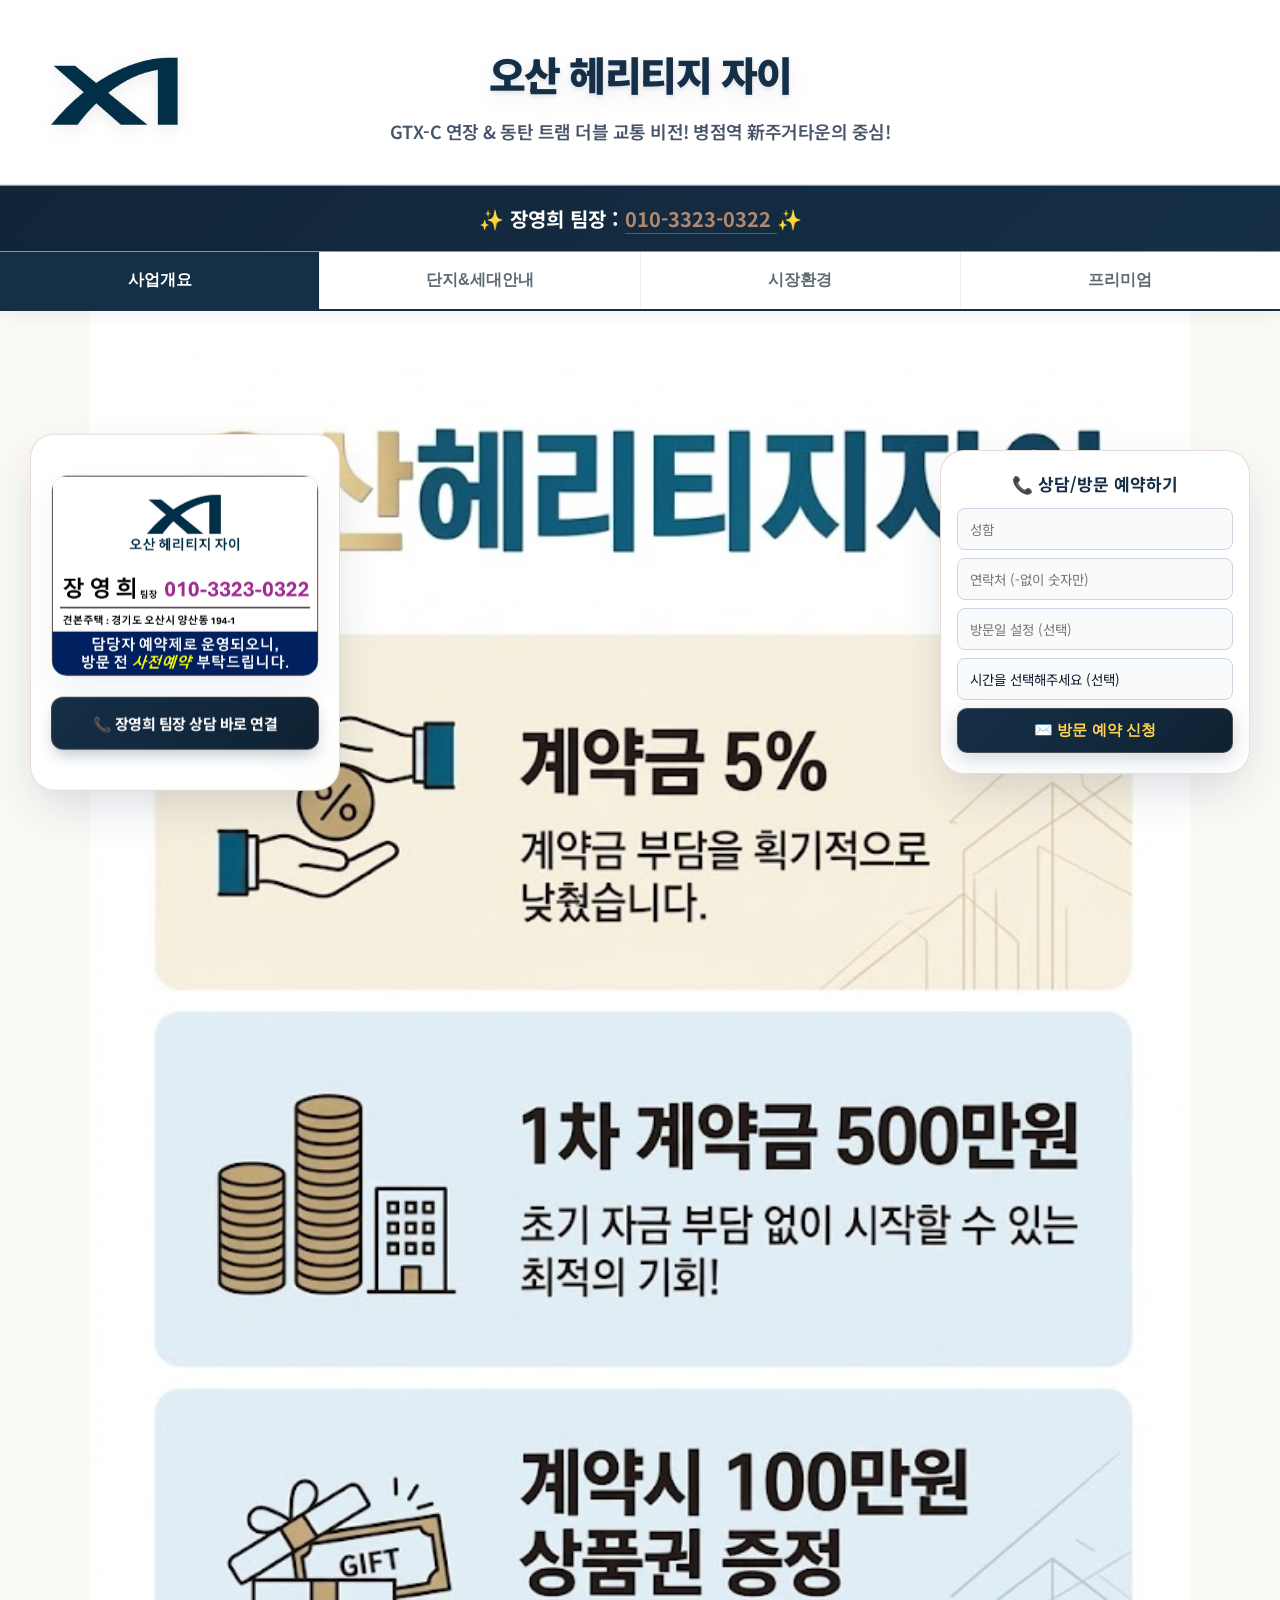
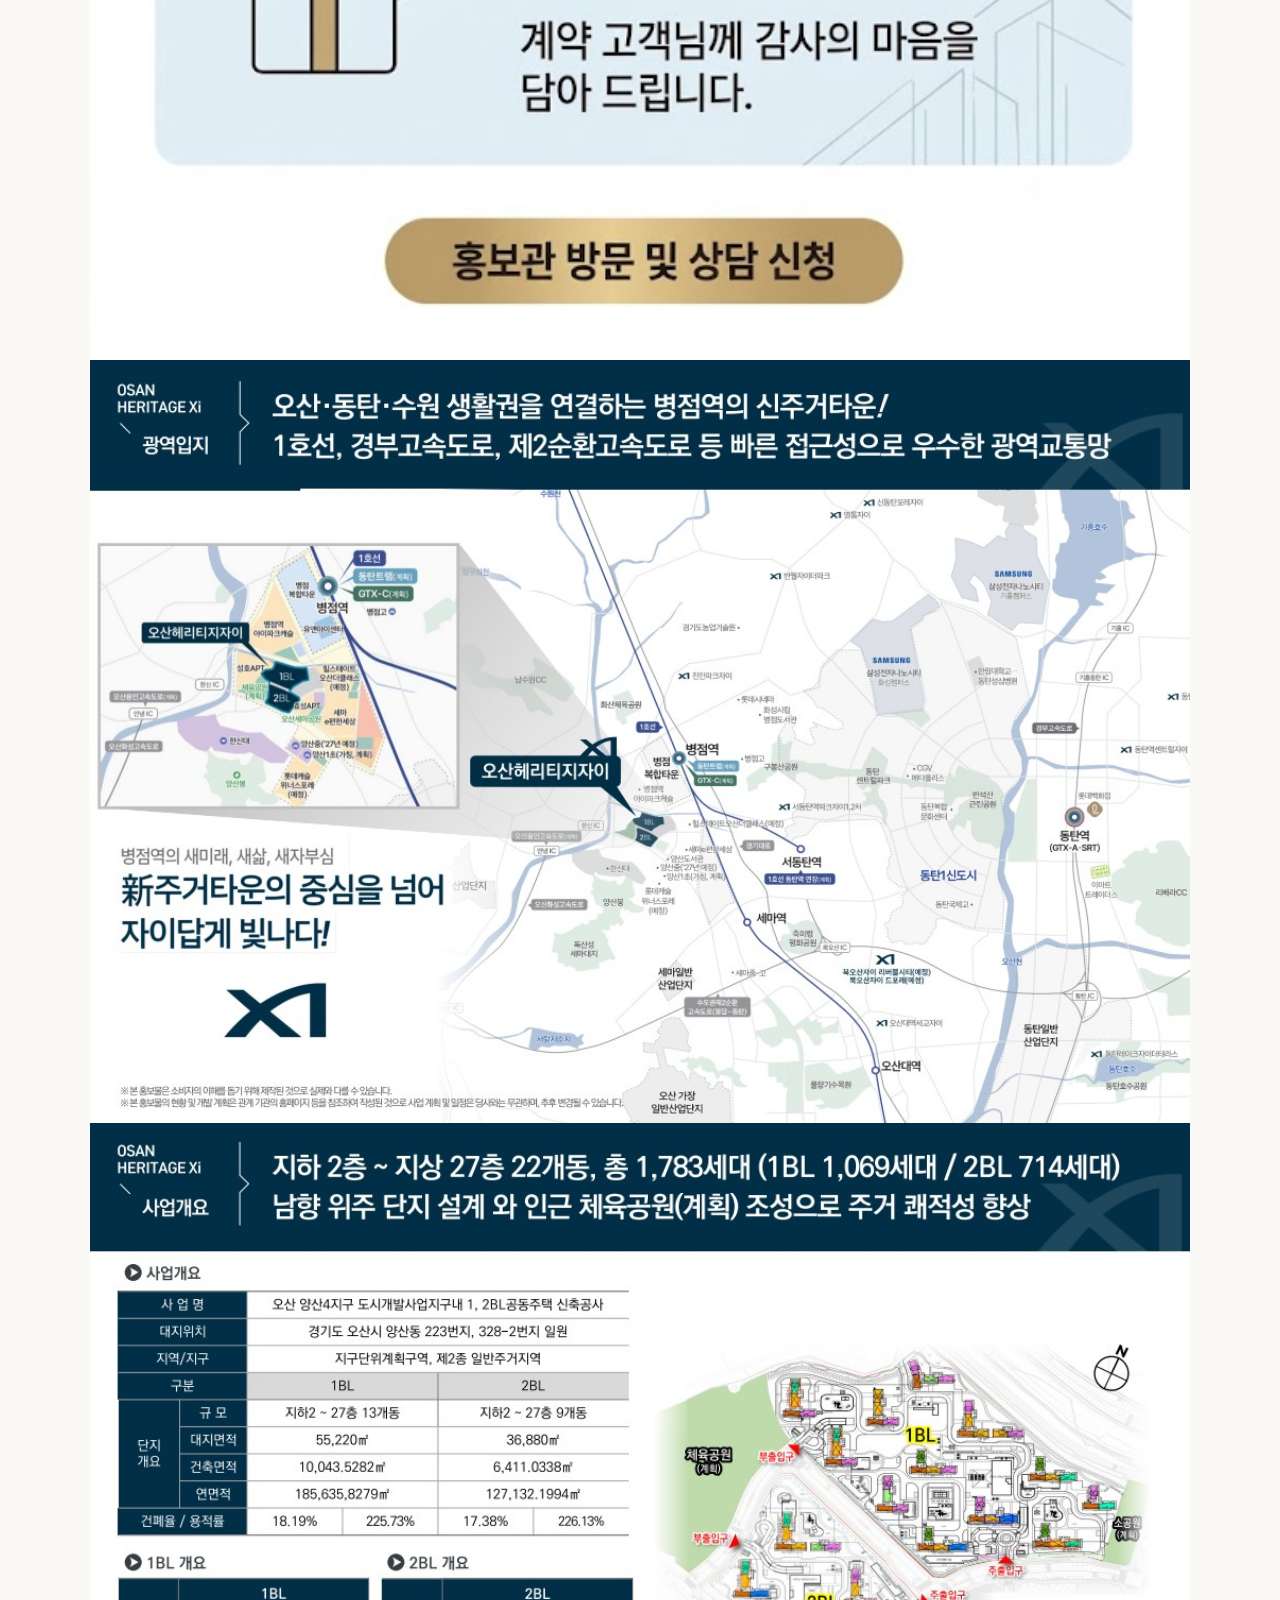
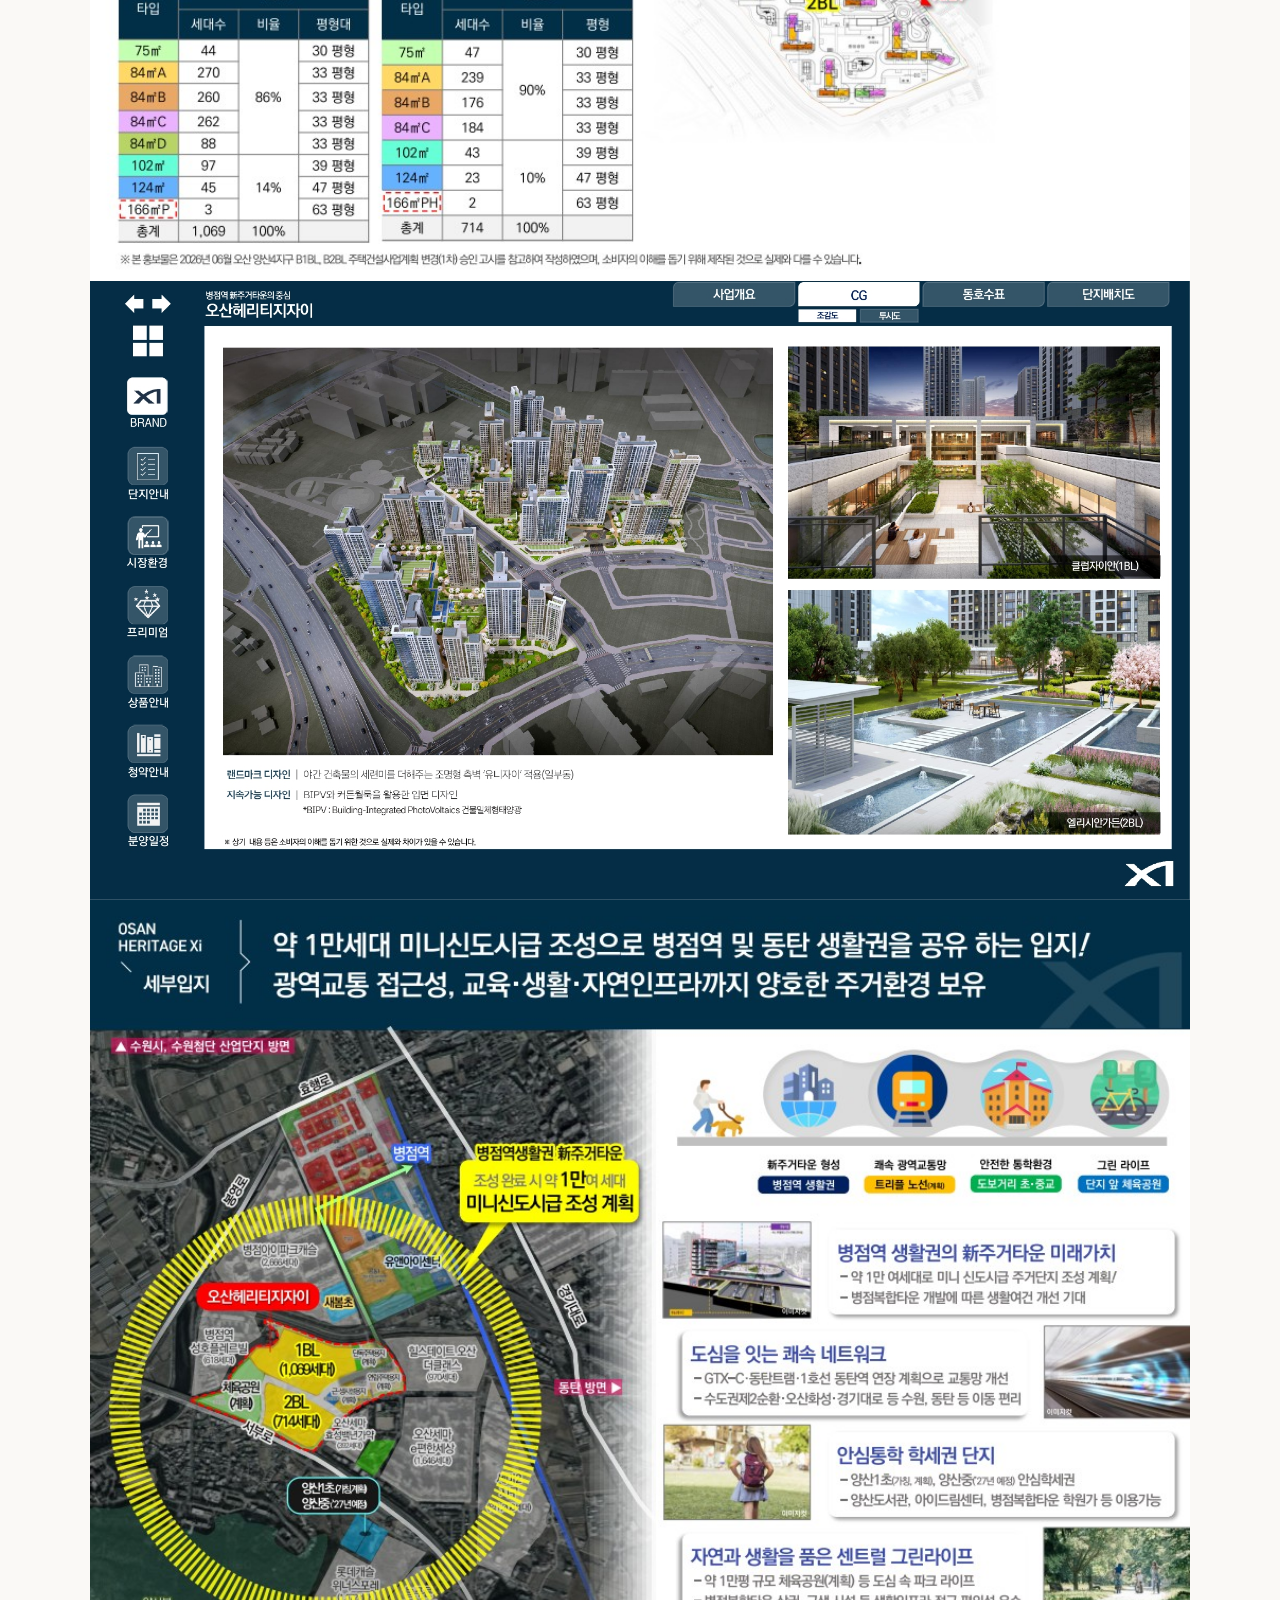
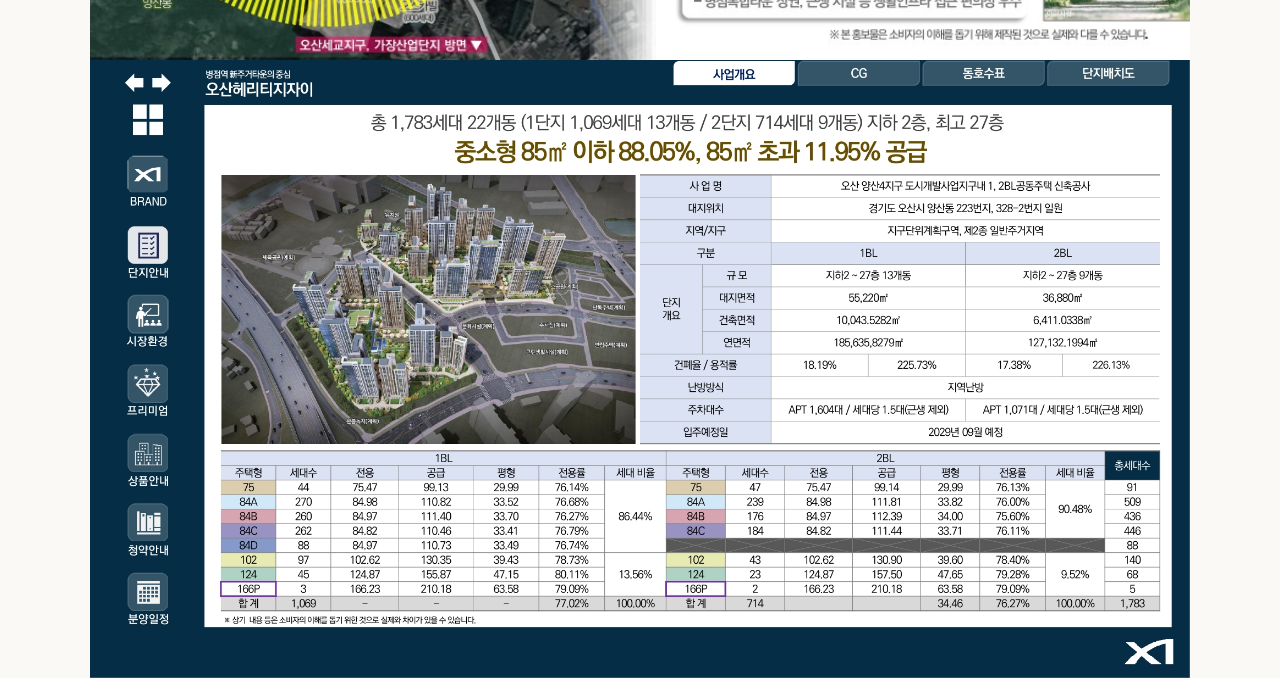
<file: index.html>
<!DOCTYPE html>
<html lang="ko">
<head>
    <script>
        // 전역 변수 선언
        const TEAM_LEADER_NAME = "장영희";
        const TEAM_LEADER_PHONE = "01033230322";
    </script>
    
    <meta property="og:type" content="website">
    <meta property="og:title" content="오산헤리티지자이 - 장영희 팀장">
    <meta property="og:description" content="GTX-C 연장 & 동탄 트램 더블 교통 비전! 병점역 新주거타운의 중심!">
    <meta property="og:image" content="https://star13535.github.io/OsanHeritageXI/img/JYH.JPG">    
    <meta charset="UTF-8">
    <meta name="viewport" content="width=device-width, initial-scale=1.0, maximum-scale=1.0, user-scalable=no">
    
    <title>오산헤리티지자이 - 장영희 팀장</title>
    
    <link rel="icon" href="img/logo.png" type="image/jpg">
    <link href="https://fonts.googleapis.com/css2?family=Noto+Sans+KR:wght@400;500;700;900&family=Outfit:wght@700;800&display=swap" rel="stylesheet">

    <style>
        /* [0. 전역 기본 설정 및 가로 스크롤 방지] */
        *, *::before, *::after { 
            box-sizing: border-box; 
        }
        html, body { 
            margin: 0; 
            padding: 0; 
            width: 100%; 
            overflow-x: hidden; 
        }
        body { 
            font-family: 'Noto Sans KR', sans-serif; 
            background-color: #faf9f6; 
            color: #152232; 
            text-align: center; 
            -webkit-font-smoothing: antialiased;
        }
        img { width: 100%; height: auto; display: block; vertical-align: middle; }

        :root {
            --top-navy: #152f47;
            --top-gold: #b28970;
            --top-border-gold: rgba(178, 137, 112, 0.35);
            --top-border-light: rgba(21, 47, 71, 0.09);
            --top-radius-md: 14px;
            --top-radius-lg: 20px;
        }

        /* [1. 명함 카드] */
        .business-card { 
            width: 100%; 
            background: #fff; 
            padding: 40px 20px; 
            border-bottom: 1px solid #eef0f2; 
        }
        .card-container { width: 100%; max-width: 330px; margin: 0 auto; }
        .card-container img { 
            border-radius: 16px; 
            border: 1px solid rgba(178, 137, 112, 0.25); 
            box-shadow: 0 15px 35px -5px rgba(21, 47, 71, 0.08); 
            transition: transform 0.3s;
        }
        .card-container img:hover { transform: translateY(-4px); }
        .card-btn-call { 
            display: block; 
            margin-top: 20px; 
            padding: 15px 0; 
            background: linear-gradient(135deg, #152f47, #0f2233); 
            color: #fff; 
            text-decoration: none; 
            border-radius: 12px; 
            font-size: 15px; 
            font-weight: 700; 
            letter-spacing: -0.5px;
            box-shadow: 0 8px 16px -4px rgba(21, 47, 71, 0.3);
            border: 1px solid rgba(178, 137, 112, 0.3); 
            transition: all 0.3s;
        }
        .card-btn-call:hover {
            background: linear-gradient(135deg, #b28970, #96715b); 
            border-color: #96715b;
            transform: translateY(-2px);
        }

        /* [2. 방문 상담 예약 폼] */
        .reservation-card {
            width: 100%;
            max-width: 900px;
            margin: 40px auto;
            padding: 0 20px;
        }

        .reserve-form-card {
            background: #ffffff;
            border: 1.5px solid var(--top-border-gold);
            border-radius: var(--top-radius-lg);
            display: grid;
            grid-template-columns: 1fr 1.3fr;
            box-shadow: 0 15px 45px rgba(21, 47, 71, 0.1);
            overflow: hidden;
            text-align: left;
        }

        .reserve-left-info {
            background: linear-gradient(180deg, #152f47 0%, #0f2233 100%);
            border-right: 1px solid var(--top-border-light);
            padding: 40px 30px;
            display: flex;
            flex-direction: column;
            justify-content: center;
            align-items: center;
            color: #ffffff;
        }

        .official-card-showcase {
            width: 100%;
            max-width: 320px;
            background: rgba(255, 255, 255, 0.08);
            border: 1.5px solid rgba(255, 213, 79, 0.45);
            border-radius: var(--top-radius-md);
            padding: 22px;
            display: flex;
            flex-direction: column;
            gap: 12px;
            box-shadow: 0 14px 40px rgba(0, 0, 0, 0.35);
            backdrop-filter: blur(10px);
        }

        .ocs-top-bar {
            display: flex;
            align-items: center;
            justify-content: space-between;
        }

        .ocs-badge {
            font-size: 12px;
            font-weight: 800;
            color: #152f47;
            background: linear-gradient(135deg, #ffd54f, #e5c06e);
            padding: 4px 12px;
            border-radius: 20px;
        }

        .ocs-sub {
            font-size: 12px;
            color: rgba(255, 255, 255, 0.85);
            font-weight: 600;
        }

        .ocs-card-img {
            width: 100%;
            border-radius: 8px;
            border: 1.5px solid rgba(255, 255, 255, 0.2);
        }

        .ocs-caution-txt {
            font-size: 12px;
            color: #e2e8f0;
            line-height: 1.55;
            background: rgba(15, 23, 42, 0.6);
            padding: 10px 12px;
            border-radius: 6px;
            border-left: 3px solid #ffd54f;
            margin: 0;
        }

        .ocs-caution-txt strong { color: #ffd54f; }

        .reserve-right-form {
            padding: 40px 32px;
            background: #ffffff;
            display: flex;
            flex-direction: column;
            justify-content: center;
        }

        .vip-modern-form {
            display: flex;
            flex-direction: column;
            gap: 16px;
        }

        .form-row-2 {
            display: grid;
            grid-template-columns: 1fr 1fr;
            gap: 14px;
        }

        .form-field {
            display: flex;
            flex-direction: column;
            gap: 6px;
        }

        .form-field label {
            font-size: 13.5px;
            font-weight: 700;
            color: var(--top-navy);
        }

        .form-field label .req { color: #e11d48; }

        .form-field input,
        .form-field select,
        .form-field textarea {
            width: 100% !important;
            max-width: 100% !important;
            box-sizing: border-box !important;
            padding: 13px 14px;
            border: 1.5px solid #cbd5e1;
            border-radius: 8px;
            font-size: 14px;
            font-family: inherit;
            color: #0f172a;
            background: #f8fafc;
            outline: none;
            transition: border-color 0.2s, background 0.2s;
            -webkit-appearance: none;
            appearance: none;
        }

        .form-field textarea {
            resize: vertical;
            min-height: 80px;
        }
        
        /* 날짜 커스텀 선택창 스타일 */
        .form-field input[type="date"] {
            width: 100% !important;
            box-sizing: border-box !important;
            position: relative;
            background-image: url('data:image/svg+xml;utf8,<svg xmlns="http://www.w3.org/2000/svg" width="20" height="20" viewBox="0 0 24 24" fill="none" stroke="%23152f47" stroke-width="2" stroke-linecap="round" stroke-linejoin="round"><rect x="3" y="4" width="18" height="18" rx="2" ry="2"/><line x1="16" y1="2" x2="16" y2="6"/><line x1="8" y1="2" x2="8" y2="6"/><line x1="3" y1="10" x2="21" y2="10"/></svg>');
            background-repeat: no-repeat;
            background-position: right 14px center;
            background-size: 18px 18px;
            padding-right: 40px !important;
            color: #94a3b8; /* 날짜 선택 전 Placeholder 색상 */
        }

        /* 날짜가 선택되었을 때 글자 색상을 어둡게 변경 */
        .form-field input[type="date"].has-value,
        #pcResCard input[type="date"].has-value {
            color: #0f172a !important;
        }

        /* PC 카드 날짜 커스텀 */
        #pcResCard input[type="date"] {
            color: #94a3b8;
        }

        .form-field input:focus,
        .form-field select:focus,
        .form-field textarea:focus {
            border-color: var(--top-gold);
            background: #ffffff;
            box-shadow: 0 0 0 3px rgba(178, 137, 112, 0.18);
        }

        .btn-submit-vip {
            background: linear-gradient(135deg, #152f47, #0f2233);
            color: #ffd54f !important;
            border: 1.5px solid var(--top-border-gold);
            padding: 16px;
            border-radius: 10px;
            font-size: 16px;
            font-weight: 900;
            cursor: pointer;
            box-shadow: 0 6px 20px rgba(21, 47, 71, 0.3);
            transition: transform 0.2s, box-shadow 0.2s;
            display: flex;
            align-items: center;
            justify-content: center;
            gap: 10px;
            margin-top: 6px;
            width: 100%;
        }

        .btn-submit-vip:hover {
            background: linear-gradient(135deg, #b28970, #96715b);
            color: #ffffff !important;
            transform: translateY(-2px);
        }

        .form-safe-guard {
            font-size: 12px;
            color: #64748b;
            text-align: center;
            margin: 6px 0 0;
            line-height: 1.5;
        }

        /* [3. 타이틀, 배너 및 탭 메뉴] */
        .main-title { 
            background: #ffffff !important; /* 순백색 단색 고정 */
            padding: 50px 20px 40px; 
            position: relative; 
            display: flex; 
            align-items: center; 
            justify-content: center; 
            min-height: 160px; 
            border-bottom: 1px solid #e2e8f0;
        }
        
        .main-title .inner-logo { 
            display: none; 
        }

        .main-title .title-text {
            display: flex;
            flex-direction: column;
            align-items: center;
            gap: 14px;
        }

        /* 메인 제목 : 입체 텍스트 그림자 */
        .main-title h2 { 
            font-size: 40px !important; 
            font-weight: 900 !important; 
            color: #152f47 !important; 
            letter-spacing: -1.5px !important; 
            line-height: 1.2 !important; 
            word-break: keep-all !important; 
            margin: 0 !important;
            padding: 0 !important;
            text-shadow: 0 2px 4px rgba(21, 47, 71, 0.12), 0 8px 24px rgba(21, 47, 71, 0.08) !important;
        }

        /* 부제목 : 배경 박스 제거 및 깔끔한 텍스트 처리 */
        .main-title p { 
            font-size: 18px !important; 
            color: #475569 !important; 
            margin: 6px 0 0 0 !important; 
            padding: 0 !important;
            word-break: keep-all !important; 
            font-weight: 600 !important; 
            letter-spacing: -0.5px !important;
            background: none !important;
            border: none !important;
            box-shadow: none !important;
            border-radius: 0 !important;
        }

        /* 띠 배너 */
        .point-banner { 
            background: linear-gradient(135deg, #112538, #152f47); 
            color: #fff; 
            padding: 18px 10px; 
            font-size: 20px; 
            font-weight: 700; 
            border-top: 1px solid #b28970; 
            border-bottom: 1px solid #b28970; 
            box-shadow: 0 4px 12px rgba(0,0,0,0.15);
            animation: bannerPulse 3s infinite ease-in-out; 
        }
        .point-banner a { color: #b28970; text-decoration: none; border-bottom: 1px solid rgba(178, 137, 112, 0.5); }
        @keyframes bannerPulse { 
            0%, 100% { background-color: #112538; } 
            50% { background-color: #152f47; } 
        }

        /* 탭 메뉴 */
        .tab-menu { 
            display: flex !important; 
            flex-wrap: nowrap !important; 
            justify-content: center !important; 
            background: #fff !important; 
            position: sticky !important; 
            top: 0 !important; 
            z-index: 2000 !important; 
            border-bottom: 2px solid #152f47 !important; 
            width: 100% !important;
            margin: 0 !important;
            padding: 0 !important;
            box-shadow: 0 4px 15px rgba(0, 0, 0, 0.05) !important;
        }
        .tab-btn { 
            flex: 1 !important; 
            min-width: 0 !important; 
            padding: 18px 5px !important; 
            border: none !important; 
            background: #fff !important; 
            font-size: 16px !important; 
            font-weight: 600 !important; 
            color: #5c6b73 !important; 
            cursor: pointer !important; 
            border-right: 1px solid #eef0f2 !important; 
            border-radius: 0 !important;
            margin: 0 !important;
            transition: background 0.2s, color 0.2s !important;
        }
        .tab-btn:last-child { border-right: none !important; }
        .tab-btn.active { background: #152f47 !important; color: #fff !important; font-weight: 700 !important; }

        .tab-content { display: none; width: 100%; max-width: 1100px; margin: 0 auto; background: #fff; }
        .tab-content.active { display: block !important; }

        .view-mode-selector { 
            display: flex; 
            background: #f1f3f5; 
            padding: 12px; 
            position: sticky; 
            top: 55px; 
            z-index: 1500; 
            border-bottom: 1px solid #e2e6ea; 
        }
        .mode-btn { 
            flex: 1; padding: 12px; border: none; background: #e2e6ea; 
            font-weight: 700; color: #5c6b73; cursor: pointer; border-radius: 8px; margin: 0 5px; 
        }
        .mode-btn.active { background: #152f47; color: #fff; }
        .mode-content, .sub-tab-content { display: none; }
        .mode-content.active, .sub-tab-content.active { display: block !important; }

        .size-filter, .type-group.active { position: sticky; top: 130px; z-index: 1000; background: #fff; border-bottom: 1px solid #eef0f2; }
        .swipe-hint-text { display: none; font-size: 11px; color: #b28970; margin-top: 15px; text-align: center; font-weight: 700; }
        
        .size-filter { display: flex; gap: 8px; padding: 16px 12px 24px; overflow-x: auto; }
        .filter-btn, .sub-tab-btn { flex: 0 0 auto; min-width: 95px; padding: 10px 18px; border: 1px solid #152f47; background: #fff; color: #152f47; border-radius: 30px; font-weight: 700; font-size: 13px; cursor: pointer; }
        .filter-btn.active, .sub-tab-btn.active { background: #152f47 !important; color: #fff !important; }
        .type-group { display: none; padding: 18px 10px; text-align: center; }
        #num-view .type-group.active { display: block !important; }
        .sub-tab-menu { display: flex; justify-content: center; gap: 8px; flex-wrap: wrap; } 

        /* [4. PC 고정 카드 및 반응형 제어] */
        @media (min-width: 1024px) {
            .size-filter { justify-content: center; }
            
            .business-card, #pcResCard { 
                position: fixed !important; 
                top: 68% !important;
                transform: translateY(-50%) !important; 
                width: 310px; 
                z-index: 2500 !important; 
                border: 1px solid rgba(178, 137, 112, 0.3); 
                border-radius: 24px; 
                background: rgba(255, 255, 255, 0.98); 
                backdrop-filter: blur(10px); 
                box-shadow: 0 20px 50px -10px rgba(21, 47, 71, 0.18); 
                transition: top 0.4s cubic-bezier(0.25, 1, 0.5, 1); 
                
                max-height: calc(100vh - 80px);
                overflow-y: auto;
            }
            
            .business-card { left: 30px; }
            #pcResCard { right: 30px; padding: 0; }
            
            .business-card.scrolled, #pcResCard.scrolled { 
                top: 50% !important; 
            }

            .business-card::-webkit-scrollbar,
            #pcResCard::-webkit-scrollbar {
                width: 4px;
            }
            .business-card::-webkit-scrollbar-thumb,
            #pcResCard::-webkit-scrollbar-thumb {
                background: var(--top-gold);
                border-radius: 4px;
            }

            #pcResCard .res-container {
                padding: 20px 16px !important;
                background: #ffffff !important;
                border-radius: 24px !important;
            }
            #pcResCard h3 {
                color: #152f47 !important;
                font-size: 17px !important;
                margin-top: 0 !important;
                margin-bottom: 12px !important;
            }
            #pcResCard .res-input {
                width: 100% !important;
                padding: 10px 12px !important;
                margin-bottom: 8px !important;
                border: 1.5px solid #cbd5e1 !important;
                border-radius: 8px !important;
                font-size: 13.5px !important;
                font-family: inherit !important;
                color: #0f172a !important;
                background: #f8fafc !important;
                outline: none !important;
                box-sizing: border-box !important;
                display: block !important;
                -webkit-appearance: none;
                appearance: none;
            }
            #pcResCard textarea.res-input {
                resize: vertical;
                min-height: 55px;
            }
            #pcResCard .res-input:focus {
                border-color: #b28970 !important;
                background: #ffffff !important;
                box-shadow: 0 0 0 3px rgba(178, 137, 112, 0.18) !important;
            }
            #pcResCard .res-btn {
                width: 100% !important;
                padding: 12px !important;
                background: linear-gradient(135deg, #152f47, #0f2233) !important;
                color: #ffd54f !important;
                border: 1.5px solid rgba(178, 137, 112, 0.35) !important;
                border-radius: 10px !important;
                font-size: 15px !important;
                font-weight: 800 !important;
                cursor: pointer !important;
                box-shadow: 0 6px 20px rgba(21, 47, 71, 0.2) !important;
                transition: transform 0.2s, background 0.2s !important;
            }
            #pcResCard .res-btn:hover {
                background: linear-gradient(135deg, #b28970, #96715b) !important;
                color: #ffffff !important;
                transform: translateY(-2px) !important;
            }

            .main-title .inner-logo { 
                display: block; 
                position: absolute; 
                left: 50px; 
                top: 50%; 
                transform: translateY(-50%); 
                height: 70px; 
                filter: drop-shadow(0 4px 8px rgba(0, 0, 0, 0.08));
            }
            .main-title .inner-logo img { 
                height: 100%; 
                width: auto; 
                mix-blend-mode: multiply; /* 흰색 배경 제거 속성 추가 */
            }
            .mobile-res-only { display: none; }
        }

        @media (max-width: 1023px) {
            .swipe-hint-text { display: block; }
            #pcResCard { display: none; }
            .reserve-form-card { grid-template-columns: 1fr; }
            .reserve-left-info { border-right: none; border-bottom: 1px solid var(--top-border-light); padding: 30px 20px; }
            .reserve-right-form { padding: 30px 20px; }
            .form-row-2 { grid-template-columns: 1fr; }
        }

        @media (max-width: 768px) {
            .main-title { padding: 35px 15px 30px; }
            .main-title h2 { font-size: 27px !important; }
            .main-title p { font-size: 13.5px !important; padding: 6px 14px !important; }
            .tab-btn { font-size: 14px !important; padding: 14px 2px !important; }
        }
    </style>
</head>
<body>
    <!-- PC 왼쪽 명함 카드 -->
    <div class="business-card" id="pcCard">
        <div class="card-container">
            <img src="img/JYH.JPG" alt="명함">
            <a href="#" class="card-btn-call set-phone-link">
                📞 <span class="set-name"></span> 팀장 상담 바로 연결
            </a>      
        </div>
    </div>

    <!-- PC 오른쪽 고정 방문 예약 카드 -->
    <div id="pcResCard">
        <div class="res-container">
            <h3>📞 상담/방문 예약하기</h3>
            <input type="text" id="pcName" class="res-input" placeholder="성함">
            <input type="tel" id="pcPhone" class="res-input" placeholder="연락처 (-없이 숫자만)">
            <input type="date" id="pcDate" class="res-input" data-placeholder="방문일 설정 (선택)" onfocus="this.type='date'" onblur="if(!this.value) this.type='text'" onchange="if(this.value) this.classList.add('has-value'); else this.classList.remove('has-value');">
            <select id="pcTime" class="res-input">
                <option value="">시간을 선택해주세요 (선택)</option>
                <option value="10:00~11:00">10:00~11:00</option>
                <option value="11:00~12:00">11:00~12:00</option>
                <option value="12:00~13:00">12:00~13:00</option>
                <option value="13:00~14:00">13:00~14:00</option>
                <option value="14:00~15:00">14:00~15:00</option>
                <option value="15:00~16:00">15:00~16:00</option>
                <option value="16:00~17:00">16:00~17:00</option>
                <option value="17:00~18:00">17:00~18:00</option>
            </select>
            <button class="res-btn" onclick="sendReservation('pcName', 'pcPhone', 'pcDate', 'pcTime', 'pcType', 'pcMemo')">✉️ 방문 예약 신청</button>
        </div>
    </div>

    <div class="main-title">
        <div class="inner-logo"><img src="img/logo.png" alt="자이 로고"></div>
        <div class="title-text">
            <h2>오산 헤리티지 자이</h2>
            <p>GTX-C 연장 & 동탄 트램 더블 교통 비전! 병점역 新주거타운의 중심!</p>
        </div>
    </div>
    
    <div class="point-banner">
        ✨ <span class="set-name"></span> 팀장 : 
        <a href="#" class="set-phone-link">
            <span class="set-phone-text"></span>
        </a> ✨
    </div>

    <div class="tab-menu">
        <button class="tab-btn active" onclick="openTab(event, 'tab1')">사업개요</button>
        <button class="tab-btn" onclick="openTab(event, 'tab2')">단지&세대안내</button>
        <button class="tab-btn" onclick="openTab(event, 'tab3')">시장환경</button>
        <button class="tab-btn" onclick="openTab(event, 'tab4')">프리미엄</button>
    </div>

    <!-- 탭 1 -->
    <div id="tab1" class="tab-content active">
        <img src="img/102.jpg"><img src="img/1.jpg"><img src="img/2.jpg"><img src="img/3.jpg"><img src="img/4.jpg"><img src="img/5.jpg">
        
        <div class="reservation-card mobile-res-only">
            <div class="reserve-form-card">
                <div class="reserve-left-info">
                    <div class="official-card-showcase">
                        <div class="ocs-top-bar">
                            <span class="ocs-badge">공식 분양관</span>
                            <span class="ocs-sub">방문예약 전용</span>
                        </div>
                        <img src="img/JYH.JPG" alt="장영희 팀장" class="ocs-card-img">
                        <p class="ocs-caution-txt">
                            <strong>※ 원활한 관람을 위해</strong><br>
                            방문 전 일시를 예약해주시면 대기 없이 우선 상담이 가능합니다.
                        </p>
                    </div>
                </div>
                <div class="reserve-right-form">
                    <div class="vip-modern-form">
                        <div class="form-row-2">
                            <div class="form-field">
                                <label>성함 <span class="req">*</span></label>
                                <input type="text" id="mName1" placeholder="성함을 입력하세요">
                            </div>
                            <div class="form-field">
                                <label>연락처 <span class="req">*</span></label>
                                <input type="tel" id="mPhone1" placeholder="010-0000-0000">
                            </div>
                        </div>
                        <div class="form-field">
                            <label>방문 희망 일시</label>
                            <input type="date" id="mDate1" data-placeholder="방문일 설정 (선택)" onchange="if(this.value) this.classList.add('has-value'); else this.classList.remove('has-value');">
                        </div>
                        <div class="form-field">
                            <label>방문 희망 시간</label>
                            <select id="mTime1">
                                <option value="">시간을 선택해주세요 (선택)</option>
                                <option value="10:00~11:00">10:00~11:00</option>
                                <option value="11:00~12:00">11:00~12:00</option>
                                <option value="12:00~13:00">12:00~13:00</option>
                                <option value="13:00~14:00">13:00~14:00</option>
                                <option value="14:00~15:00">14:00~15:00</option>
                                <option value="15:00~16:00">15:00~16:00</option>
                                <option value="16:00~17:00">16:00~17:00</option>
                                <option value="17:00~18:00">17:00~18:00</option>
                            </select>
                        </div>
                        <button type="button" class="btn-submit-vip" onclick="sendReservation('mName1', 'mPhone1', 'mDate1', 'mTime1', 'mType1', 'mMemo1')">방문 예약 신청하기</button>
                        <p class="form-safe-guard">※ 개인정보는 예약 확인 목적으로만 사용됩니다.</p>
                    </div>
                </div>
            </div>
        </div>
    </div>

    <!-- 탭 2 -->
    <div id="tab2" class="tab-content">
        <div class="view-mode-selector">
            <button class="mode-btn active" onclick="changeViewMode(event, 'num-view')">동호수표</button>
            <button class="mode-btn" onclick="changeViewMode(event, '1BL-view')">🏠 1BL</button>
            <button class="mode-btn" onclick="changeViewMode(event, '2BL-view')">🏠 2BL</button>
        </div>
        
        <div id="num-view" class="mode-content active">
            <div class="type-group active">
                <div class="sub-tab-menu">
                    <button class="sub-tab-btn active" onclick="openSubTab(event, 'num1', 'num-view')">1BL</button>
                    <button class="sub-tab-btn" onclick="openSubTab(event, 'num2', 'num-view')">2BL</button>
                </div>
            </div>
            <div id="num1" class="sub-tab-content active"><img src="img/6.jpg"></div>
            <div id="num2" class="sub-tab-content"><img src="img/7.jpg"></div>
        </div>
        
        <div id="1BL-view" class="mode-content">
            <div class="swipe-hint-text">↔ 좌우로 밀어서 모든 타입을 확인해보세요</div>
            <div class="size-filter">
                <button class="filter-btn active" onclick="filterSize(event, 'size75')">75</button>
                <button class="filter-btn" onclick="filterSize(event, 'size84ABCD')">84A~D</button>
                <button class="filter-btn" onclick="filterSize(event, 'size102')">102</button>
                <button class="filter-btn" onclick="filterSize(event, 'size104')">104</button>
                <button class="filter-btn" onclick="filterSize(event, 'size166')">166PH</button>
                <button class="filter-btn" onclick="filterSize(event, 'clubxian')">CLUB XIAN</button>
                <button class="filter-btn" onclick="filterSize(event, 'clubcloud')">CLUB CLOUD</button>
            </div>

            <div id="size75" class="type-group active">
                <div class="sub-tab-menu"><button class="sub-tab-btn active" onclick="openSubTab(event, 'type75', '1BL-view')">75㎡ 보기</button></div>
            </div>
            <div id="size84ABCD" class="type-group">
                <div class="sub-tab-menu"><button class="sub-tab-btn" onclick="openSubTab(event, 'type84ABCD', '1BL-view')">84㎡A~D 보기</button></div>
            </div>
            <div id="size102" class="type-group">
                <div class="sub-tab-menu"><button class="sub-tab-btn" onclick="openSubTab(event, 'type102', '1BL-view')">102㎡ 보기</button></div>
            </div>
            <div id="size104" class="type-group">
                <div class="sub-tab-menu"><button class="sub-tab-btn" onclick="openSubTab(event, 'type104', '1BL-view')">104㎡ 보기</button></div>
            </div>
            <div id="size166" class="type-group">
                <div class="sub-tab-menu"><button class="sub-tab-btn" onclick="openSubTab(event, 'type166', '1BL-view')">166㎡ PH 보기</button></div>
            </div>
            <div id="clubxian" class="type-group">
                <div class="sub-tab-menu"><button class="sub-tab-btn" onclick="openSubTab(event, 'typeclub', '1BL-view')">CLUB XIAN 보기</button></div>
            </div>
            <div id="clubcloud" class="type-group">
                <div class="sub-tab-menu"><button class="sub-tab-btn" onclick="openSubTab(event, 'typecloud', '1BL-view')">CLUB CLOUD 보기</button></div>
            </div>

            <div id="type75" class="sub-tab-content active"><img src="img/22.jpg"></div>
            <div id="type84ABCD" class="sub-tab-content"><img src="img/23.jpg"><img src="img/24.jpg"><img src="img/25.jpg"><img src="img/26.jpg"></div>
            <div id="type102" class="sub-tab-content"><img src="img/27.jpg"></div>
            <div id="type104" class="sub-tab-content"><img src="img/28.jpg"></div>
            <div id="type166" class="sub-tab-content"><img src="img/29.jpg"></div>
            <div id="typeclub" class="sub-tab-content"><img src="img/37.jpg"></div>
            <div id="typecloud" class="sub-tab-content"><img src="img/39.jpg"></div>
        </div>
        
        <div id="2BL-view" class="mode-content">
            <div class="swipe-hint-text">↔ 좌우로 밀어서 모든 타입을 확인해보세요</div>
            <div class="size-filter">
                <button class="filter-btn active" onclick="filterSize(event, '2size75')">75</button>
                <button class="filter-btn" onclick="filterSize(event, '2size84ABCD')">84A~C</button>
                <button class="filter-btn" onclick="filterSize(event, '2size102')">102</button>
                <button class="filter-btn" onclick="filterSize(event, '2size104')">104</button>
                <button class="filter-btn" onclick="filterSize(event, '2size166')">166PH</button>
                <button class="filter-btn" onclick="filterSize(event, '2clubxian')">CLUB XIAN</button>
                <button class="filter-btn" onclick="filterSize(event, '2clubcloud')">CLUB CLOUD</button>
            </div>

            <div id="2size75" class="type-group active">
                <div class="sub-tab-menu"><button class="sub-tab-btn active" onclick="openSubTab(event, '2type75', '2BL-view')">75㎡ 보기</button></div>
            </div>
            <div id="2size84ABCD" class="type-group">
                <div class="sub-tab-menu"><button class="sub-tab-btn" onclick="openSubTab(event, '2type84ABCD', '2BL-view')">84㎡A~C 보기</button></div>
            </div>
            <div id="2size102" class="type-group">
                <div class="sub-tab-menu"><button class="sub-tab-btn" onclick="openSubTab(event, '2type102', '2BL-view')">102㎡ 보기</button></div>
            </div>
            <div id="2size104" class="type-group">
                <div class="sub-tab-menu"><button class="sub-tab-btn" onclick="openSubTab(event, '2type104', '2BL-view')">104㎡ 보기</button></div>
            </div>
            <div id="2size166" class="type-group">
                <div class="sub-tab-menu"><button class="sub-tab-btn" onclick="openSubTab(event, '2type166', '2BL-view')">166㎡ PH 보기</button></div>
            </div>
            <div id="2clubxian" class="type-group">
                <div class="sub-tab-menu"><button class="sub-tab-btn" onclick="openSubTab(event, '2typeclub', '2BL-view')">CLUB XIAN 보기</button></div>
            </div>
            <div id="2clubcloud" class="type-group">
                <div class="sub-tab-menu"><button class="sub-tab-btn" onclick="openSubTab(event, '2typeclubcloud', '2BL-view')">CLUB CLOUD 보기</button></div>
            </div>
            
            <div id="2type75" class="sub-tab-content active"><img src="img/30.jpg"></div>
            <div id="2type84ABCD" class="sub-tab-content"><img src="img/31.jpg"><img src="img/32.jpg"><img src="img/33.jpg"></div>
            <div id="2type102" class="sub-tab-content"><img src="img/34.jpg"></div>
            <div id="2type104" class="sub-tab-content"><img src="img/35.jpg"></div>
            <div id="2type166" class="sub-tab-content"><img src="img/36.jpg"></div>
            <div id="2typeclub" class="sub-tab-content"><img src="img/38.jpg"></div>
            <div id="2typeclubcloud" class="sub-tab-content"><img src="img/39.jpg"></div>
        </div>
    </div>

    <!-- 탭 3 -->
    <div id="tab3" class="tab-content">
        <img src="img/9.jpg"><img src="img/10.jpg">
    </div>

    <!-- 탭 4 -->
    <div id="tab4" class="tab-content">
        <img src="img/100.jpg"><img src="img/101.jpg"><img src="img/12.jpg"><img src="img/13.jpg"><img src="img/14.jpg"><img src="img/15.jpg"><img src="img/17.jpg"><img src="img/18.jpg"><img src="img/21.jpg">
        <div class="reservation-card mobile-res-only">
            <div class="reserve-form-card">
                <div class="reserve-left-info">
                    <div class="official-card-showcase">
                        <div class="ocs-top-bar">
                            <span class="ocs-badge">공식 분양관</span>
                            <span class="ocs-sub">방문예약 전용</span>
                        </div>
                        <img src="img/JYH.JPG" alt="장영희 팀장" class="ocs-card-img">
                        <p class="ocs-caution-txt">
                            <strong>※ 원활한 관람을 위해</strong><br>
                            방문 전 일시를 예약해주시면 대기 없이 우선 상담이 가능합니다.
                        </p>
                    </div>
                </div>
                <div class="reserve-right-form">
                    <div class="vip-modern-form">
                        <div class="form-row-2">
                            <div class="form-field">
                                <label>성함 <span class="req">*</span></label>
                                <input type="text" id="mName5" placeholder="성함을 입력하세요">
                            </div>
                            <div class="form-field">
                                <label>연락처 <span class="req">*</span></label>
                                <input type="tel" id="mPhone5" placeholder="010-0000-0000">
                            </div>
                        </div>
                        <div class="form-field">
                            <label>방문 희망 일시</label>
                            <input type="date" id="mDate5" data-placeholder="방문일 설정 (선택)" onchange="if(this.value) this.classList.add('has-value'); else this.classList.remove('has-value');">
                        </div>
                        <div class="form-field">
                            <label>방문 희망 시간</label>
                            <select id="mTime5">
                                <option value="">시간을 선택해주세요 (선택)</option>
                                <option value="10:00~11:00">10:00~11:00</option>
                                <option value="11:00~12:00">11:00~12:00</option>
                                <option value="12:00~13:00">12:00~13:00</option>
                                <option value="13:00~14:00">13:00~14:00</option>
                                <option value="14:00~15:00">14:00~15:00</option>
                                <option value="15:00~16:00">15:00~16:00</option>
                                <option value="16:00~17:00">16:00~17:00</option>
                                <option value="17:00~18:00">17:00~18:00</option>
                            </select>
                        </div>
                        <!-- 탭 4 제출 버튼 수정 -->
                        <button type="button" class="btn-submit-vip" onclick="sendReservation('mName5', 'mPhone5', 'mDate5', 'mTime5', '', '')">방문 예약 신청하기</button>
                        <p class="form-safe-guard">※ 개인정보는 예약 확인 목적으로만 사용됩니다.</p>
                    </div>
                </div>
            </div>
        </div>
    </div>
    
    <script>
        window.addEventListener('DOMContentLoaded', function() {
            // 1. 초기 데이터 세팅
            const name = TEAM_LEADER_NAME;
            const phone = TEAM_LEADER_PHONE;
            const formatted = phone.replace(/(010|011|016|017|018|019)(\d{3,4})(\d{4})/, '$1-$2-$3');
        
            document.querySelectorAll('.set-name').forEach(el => el.innerText = name);
            document.querySelectorAll('.set-phone-text').forEach(el => el.innerText = formatted);
            document.querySelectorAll('.set-phone-link').forEach(el => el.href = "tel:" + phone);
            document.title = "오산 헤리티지자이 - " + name + " 팀장";

            document.querySelectorAll('input[type="date"]').forEach(function(input) {
                if (!input.value) {
                    input.type = 'text';
                    input.placeholder = input.getAttribute('data-placeholder') || '방문일 설정 (선택)';
                }
                
                input.addEventListener('focus', function() {
                    this.type = 'date';
                });
                
                input.addEventListener('blur', function() {
                    if (!this.value) {
                        this.type = 'text';
                        this.placeholder = this.getAttribute('data-placeholder') || '방문일 설정 (선택)';
                        this.classList.remove('has-value');
                    } else {
                        this.classList.add('has-value');
                    }
                });
            });
            
            // 2. 스크롤 및 고정 카드의 위치 제어 (PC용)
            window.addEventListener('scroll', function() {
                let s = window.pageYOffset || document.documentElement.scrollTop;
                const pcCard = document.getElementById('pcCard');
                const pcResCard = document.getElementById('pcResCard');
        
                if (window.innerWidth >= 1024) {
                    if (s > 100) {
                        pcCard?.classList.add('scrolled');
                        pcResCard?.classList.add('scrolled');
                    } else {
                        pcCard?.classList.remove('scrolled');
                        pcResCard?.classList.remove('scrolled');
                    }
                }
        
                document.querySelectorAll('.size-filter, .type-group.active').forEach(el => {
                    if (s > 400) el.classList.add('scrolled');
                    else el.classList.remove('scrolled');
                });
            });
        });
        
        // 3. 문자 예약 제출 기능
        function sendReservation(nameId, phoneId, dateId, timeId, typeId, memoId) {
            const name = document.getElementById(nameId)?.value;
            let rawPhone = document.getElementById(phoneId)?.value;
            const dateVal = dateId ? document.getElementById(dateId)?.value : "";
            const timeVal = timeId ? document.getElementById(timeId)?.value : "";
            const typeVal = typeId ? document.getElementById(typeId)?.value : "";
            const memoVal = memoId ? document.getElementById(memoId)?.value : "";
            
            let phone = rawPhone ? rawPhone.replace(/[^0-9]/g, "") : "";
        
            if (!name || !phone) {
                alert("성함과 연락처를 모두 입력해주세요.");
                return;
            }
        
            let formattedPhone = "";
            if (phone.length === 11) {
                formattedPhone = phone.replace(/(010|011|016|017|018|019)(\d{3,4})(\d{4})/, '$1-$2-$3');
            } else if (phone.length === 10) {
                formattedPhone = phone.replace(/(010|011|016|017|018|019)(\d{3})(\d{4})/, '$1-$2-$3');
            } else {
                formattedPhone = phone; 
            }
        
            let extraText = "";
            if (dateVal) extraText += `\n- 방문 희망일: ${dateVal}`;
            if (timeVal) extraText += `\n- 방문 희망시간: ${timeVal}`;
            // if (typeVal) extraText += `\n- 관심 평형: ${typeVal}`;
            // if (memoVal) extraText += `\n- 요청사항: ${memoVal}`;

            const message = `<오산 헤리티지 자이 방문/상담 신청>\n${name}\n${formattedPhone}${extraText}`;
            
            const isIOS = /iPhone|iPad|iPod/i.test(navigator.userAgent);
            const isAndroid = /Android/i.test(navigator.userAgent);
            
            const smsLink = `sms:${TEAM_LEADER_PHONE}${isIOS ? '&' : '?'}body=${encodeURIComponent(message)}`;        
            if (isIOS || isAndroid) {
                window.location.href = smsLink;
            } else {
                const formatted = TEAM_LEADER_PHONE.replace(/(010|011|016|017|018|019)(\d{3,4})(\d{4})/, '$1-$2-$3');
                alert(`PC 환경에서는 문자 전송이 어렵습니다.\n\n[상담 예약 신청 내역]\n성함: ${name}\n연락처: ${formattedPhone}${extraText}\n\n${TEAM_LEADER_NAME} 팀장(${formatted})으로 문의주시면 빠르게 안내해 드리겠습니다.`);
            }
        }

        // 4. 탭 변경 기능
        function openTab(e, t) {
            document.querySelectorAll(".tab-content").forEach(c => c.classList.remove("active"));
            document.querySelectorAll(".tab-btn").forEach(b => b.classList.remove("active"));
            document.getElementById(t).classList.add("active");
            e.currentTarget.classList.add("active");
            
            if(t === 'tab2') changeViewMode(null, 'num-view');
            window.scrollTo({top: 0, behavior: 'smooth'});
        }

        // 5. 단지/평면도 뷰 전환
        function changeViewMode(e, m) {
            document.querySelectorAll('.mode-content, .mode-btn').forEach(x => x.classList.remove('active'));
            document.getElementById(m).classList.add('active');
            if(e) {
                e.currentTarget.classList.add('active');
            } else {
                document.querySelector('.mode-btn').classList.add('active');
            }
            
            if(m === 'num-view') document.querySelector('#num-view .sub-tab-btn').click();
            else document.querySelector('.filter-btn').click();
        }

        // 6. 평면도 필터링
        function filterSize(e, s) {
            const parentMode = e.currentTarget.closest('.mode-content');
            parentMode.querySelectorAll('.type-group, .filter-btn').forEach(x => x.classList.remove('active'));
            
            const targetGroup = document.getElementById(s);
            if (targetGroup) {
                targetGroup.classList.add('active');
                e.currentTarget.classList.add('active');
                const subBtn = targetGroup.querySelector('.sub-tab-btn');
                if (subBtn) subBtn.click();
            }
        }

        // 7. 서브 탭 변경
        function openSubTab(e, s, p) {
            const parent = document.getElementById(p);
            parent.querySelectorAll(".sub-tab-content, .sub-tab-btn").forEach(x => x.classList.remove("active"));
            document.getElementById(s).classList.add("active");
            e.currentTarget.classList.add("active");
        }
    </script>
</body>
</html>
</file>
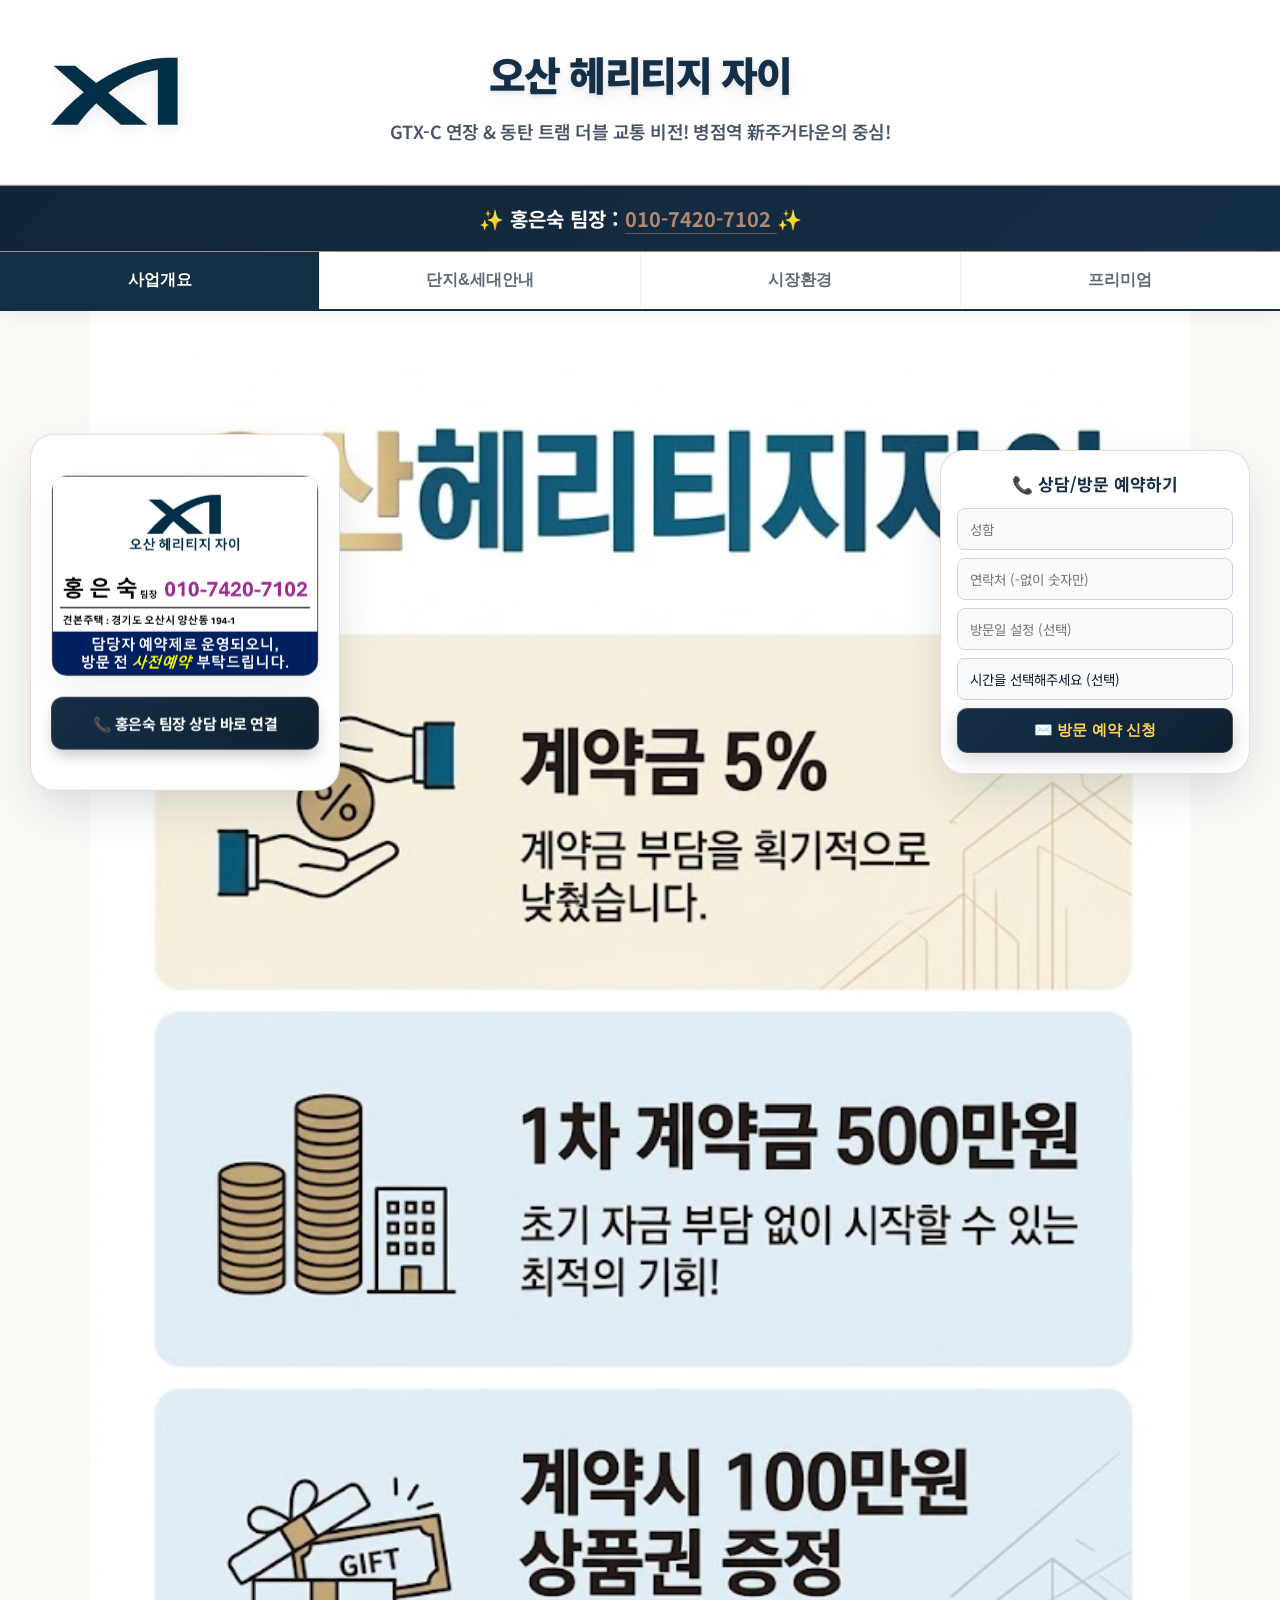
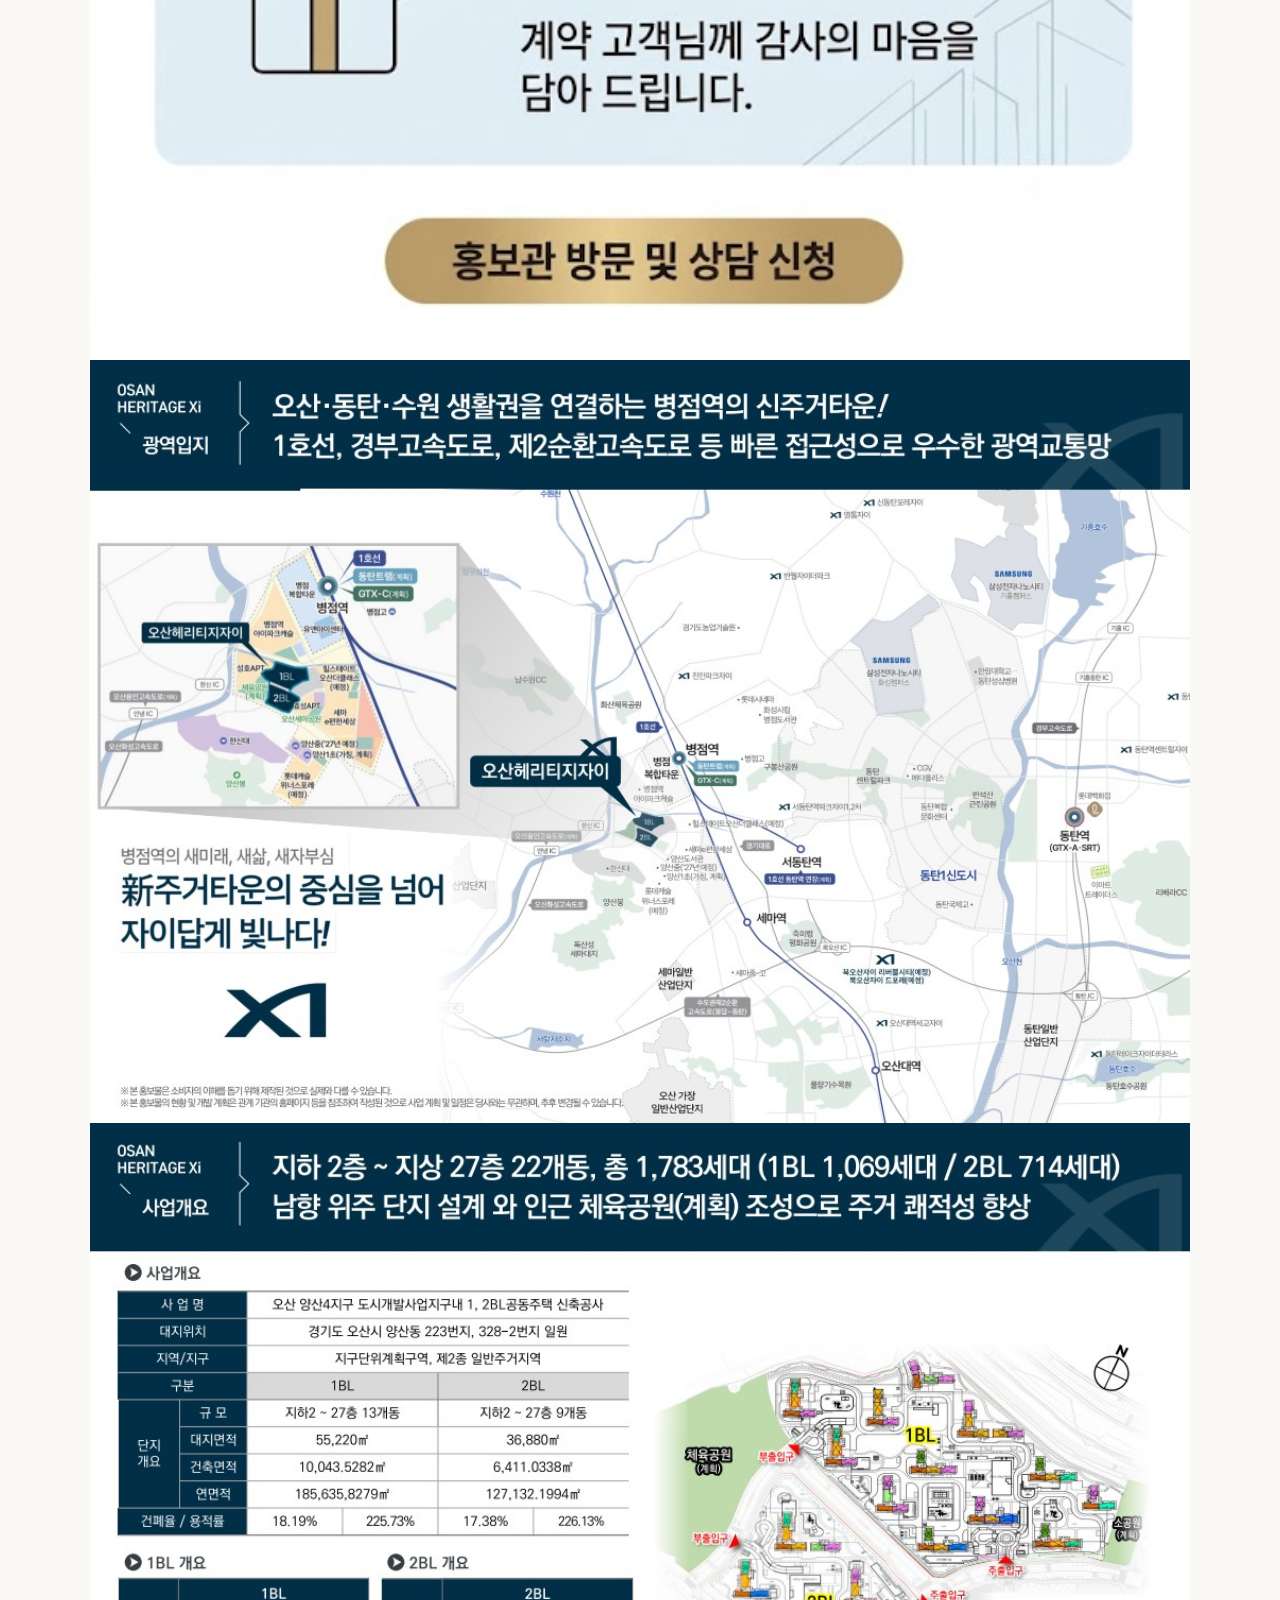
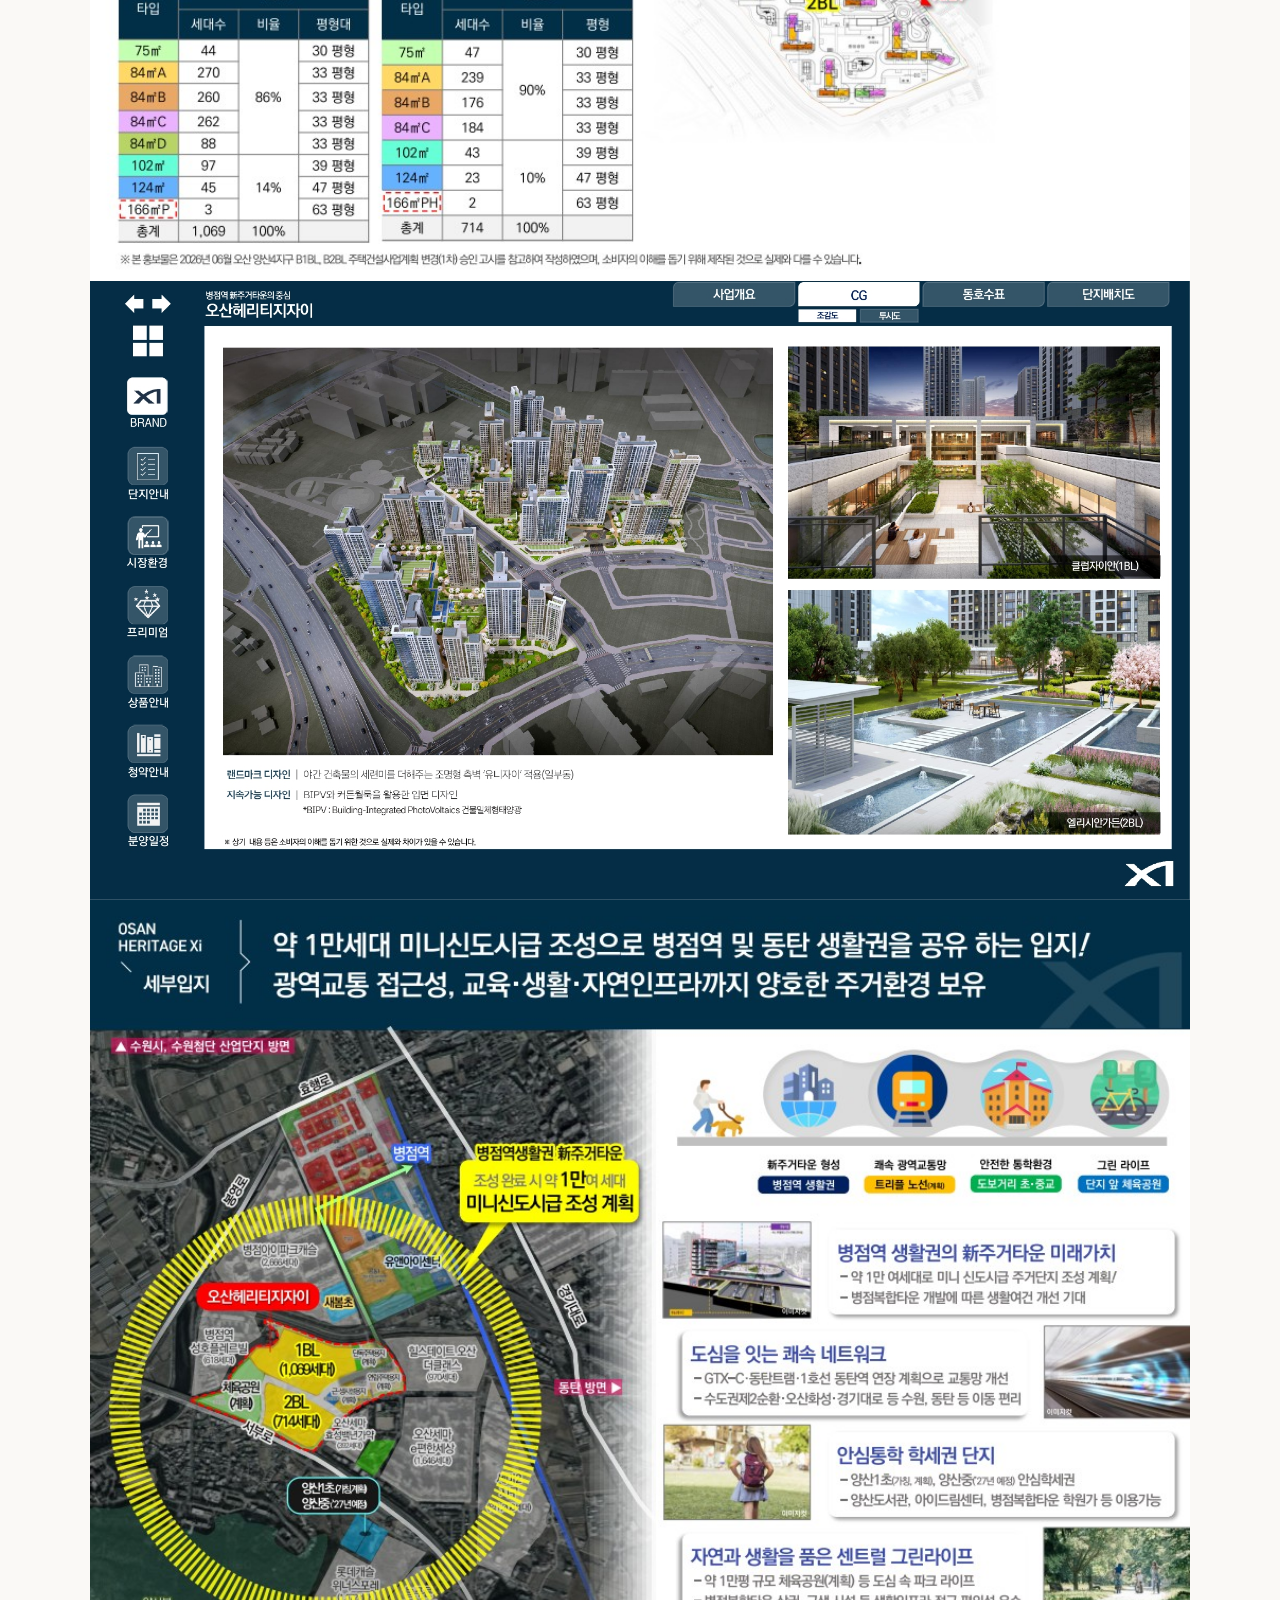
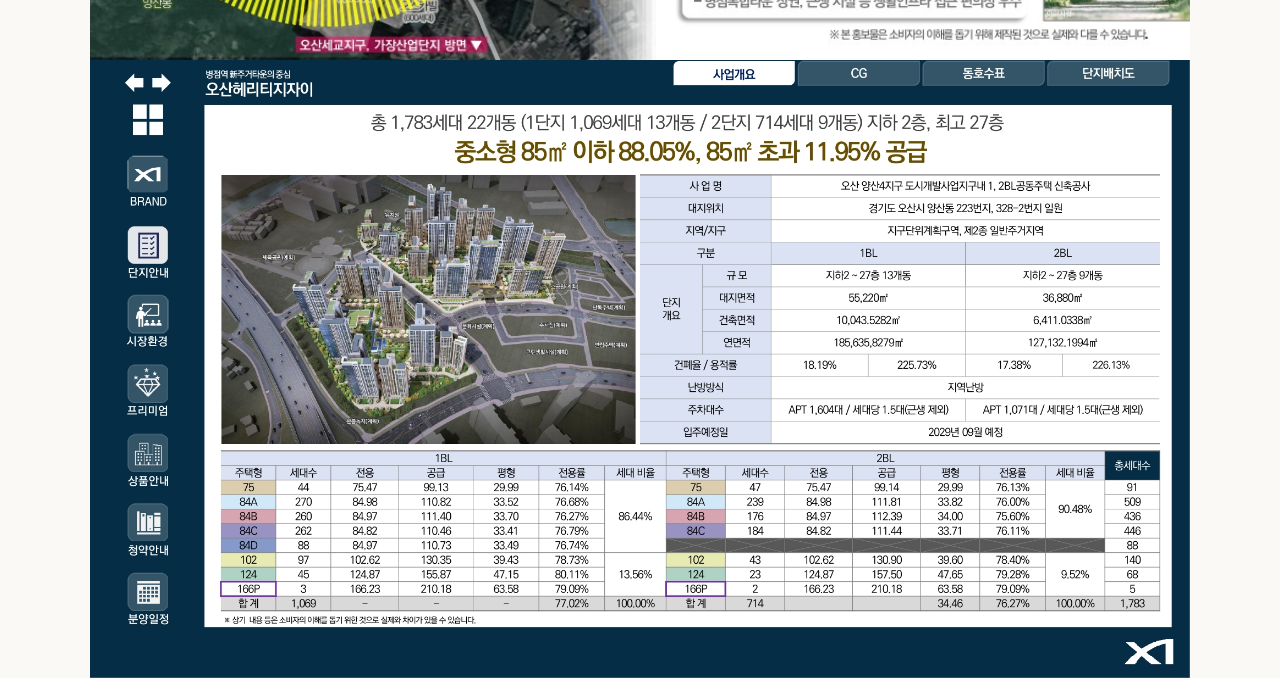
<file: HES.html>
<!DOCTYPE html>
<html lang="ko">
<head>
    <script>
        // 전역 변수 선언
        const TEAM_LEADER_NAME = "홍은숙";
        const TEAM_LEADER_PHONE = "01074207102";
    </script>
    
    <meta property="og:type" content="website">
    <meta property="og:title" content="오산헤리티지자이 - 홍은숙 팀장">
    <meta property="og:description" content="GTX-C 연장 & 동탄 트램 더블 교통 비전! 병점역 新주거타운의 중심!">
    <meta property="og:image" content="https://star13535.github.io/OsanHeritageXI/img/HES.JPG">    
    <meta charset="UTF-8">
    <meta name="viewport" content="width=device-width, initial-scale=1.0, maximum-scale=1.0, user-scalable=no">
    
    <title>오산헤리티지자이 - 홍은숙 팀장</title>
    
    <link rel="icon" href="img/logo.png" type="image/jpg">
    <link href="https://fonts.googleapis.com/css2?family=Noto+Sans+KR:wght@400;500;700;900&family=Outfit:wght@700;800&display=swap" rel="stylesheet">

    <style>
        /* [0. 전역 기본 설정 및 가로 스크롤 방지] */
        *, *::before, *::after { 
            box-sizing: border-box; 
        }
        html, body { 
            margin: 0; 
            padding: 0; 
            width: 100%; 
            overflow-x: hidden; 
        }
        body { 
            font-family: 'Noto Sans KR', sans-serif; 
            background-color: #faf9f6; 
            color: #152232; 
            text-align: center; 
            -webkit-font-smoothing: antialiased;
        }
        img { width: 100%; height: auto; display: block; vertical-align: middle; }

        :root {
            --top-navy: #152f47;
            --top-gold: #b28970;
            --top-border-gold: rgba(178, 137, 112, 0.35);
            --top-border-light: rgba(21, 47, 71, 0.09);
            --top-radius-md: 14px;
            --top-radius-lg: 20px;
        }

        /* [1. 명함 카드] */
        .business-card { 
            width: 100%; 
            background: #fff; 
            padding: 40px 20px; 
            border-bottom: 1px solid #eef0f2; 
        }
        .card-container { width: 100%; max-width: 330px; margin: 0 auto; }
        .card-container img { 
            border-radius: 16px; 
            border: 1px solid rgba(178, 137, 112, 0.25); 
            box-shadow: 0 15px 35px -5px rgba(21, 47, 71, 0.08); 
            transition: transform 0.3s;
        }
        .card-container img:hover { transform: translateY(-4px); }
        .card-btn-call { 
            display: block; 
            margin-top: 20px; 
            padding: 15px 0; 
            background: linear-gradient(135deg, #152f47, #0f2233); 
            color: #fff; 
            text-decoration: none; 
            border-radius: 12px; 
            font-size: 15px; 
            font-weight: 700; 
            letter-spacing: -0.5px;
            box-shadow: 0 8px 16px -4px rgba(21, 47, 71, 0.3);
            border: 1px solid rgba(178, 137, 112, 0.3); 
            transition: all 0.3s;
        }
        .card-btn-call:hover {
            background: linear-gradient(135deg, #b28970, #96715b); 
            border-color: #96715b;
            transform: translateY(-2px);
        }

        /* [2. 방문 상담 예약 폼] */
        .reservation-card {
            width: 100%;
            max-width: 900px;
            margin: 40px auto;
            padding: 0 20px;
        }

        .reserve-form-card {
            background: #ffffff;
            border: 1.5px solid var(--top-border-gold);
            border-radius: var(--top-radius-lg);
            display: grid;
            grid-template-columns: 1fr 1.3fr;
            box-shadow: 0 15px 45px rgba(21, 47, 71, 0.1);
            overflow: hidden;
            text-align: left;
        }

        .reserve-left-info {
            background: linear-gradient(180deg, #152f47 0%, #0f2233 100%);
            border-right: 1px solid var(--top-border-light);
            padding: 40px 30px;
            display: flex;
            flex-direction: column;
            justify-content: center;
            align-items: center;
            color: #ffffff;
        }

        .official-card-showcase {
            width: 100%;
            max-width: 320px;
            background: rgba(255, 255, 255, 0.08);
            border: 1.5px solid rgba(255, 213, 79, 0.45);
            border-radius: var(--top-radius-md);
            padding: 22px;
            display: flex;
            flex-direction: column;
            gap: 12px;
            box-shadow: 0 14px 40px rgba(0, 0, 0, 0.35);
            backdrop-filter: blur(10px);
        }

        .ocs-top-bar {
            display: flex;
            align-items: center;
            justify-content: space-between;
        }

        .ocs-badge {
            font-size: 12px;
            font-weight: 800;
            color: #152f47;
            background: linear-gradient(135deg, #ffd54f, #e5c06e);
            padding: 4px 12px;
            border-radius: 20px;
        }

        .ocs-sub {
            font-size: 12px;
            color: rgba(255, 255, 255, 0.85);
            font-weight: 600;
        }

        .ocs-card-img {
            width: 100%;
            border-radius: 8px;
            border: 1.5px solid rgba(255, 255, 255, 0.2);
        }

        .ocs-caution-txt {
            font-size: 12px;
            color: #e2e8f0;
            line-height: 1.55;
            background: rgba(15, 23, 42, 0.6);
            padding: 10px 12px;
            border-radius: 6px;
            border-left: 3px solid #ffd54f;
            margin: 0;
        }

        .ocs-caution-txt strong { color: #ffd54f; }

        .reserve-right-form {
            padding: 40px 32px;
            background: #ffffff;
            display: flex;
            flex-direction: column;
            justify-content: center;
        }

        .vip-modern-form {
            display: flex;
            flex-direction: column;
            gap: 16px;
        }

        .form-row-2 {
            display: grid;
            grid-template-columns: 1fr 1fr;
            gap: 14px;
        }

        .form-field {
            display: flex;
            flex-direction: column;
            gap: 6px;
        }

        .form-field label {
            font-size: 13.5px;
            font-weight: 700;
            color: var(--top-navy);
        }

        .form-field label .req { color: #e11d48; }

        .form-field input,
        .form-field select,
        .form-field textarea {
            width: 100% !important;
            max-width: 100% !important;
            box-sizing: border-box !important;
            padding: 13px 14px;
            border: 1.5px solid #cbd5e1;
            border-radius: 8px;
            font-size: 14px;
            font-family: inherit;
            color: #0f172a;
            background: #f8fafc;
            outline: none;
            transition: border-color 0.2s, background 0.2s;
            -webkit-appearance: none;
            appearance: none;
        }

        .form-field textarea {
            resize: vertical;
            min-height: 80px;
        }
        
        /* 날짜 커스텀 선택창 스타일 */
        .form-field input[type="date"] {
            width: 100% !important;
            box-sizing: border-box !important;
            position: relative;
            background-image: url('data:image/svg+xml;utf8,<svg xmlns="http://www.w3.org/2000/svg" width="20" height="20" viewBox="0 0 24 24" fill="none" stroke="%23152f47" stroke-width="2" stroke-linecap="round" stroke-linejoin="round"><rect x="3" y="4" width="18" height="18" rx="2" ry="2"/><line x1="16" y1="2" x2="16" y2="6"/><line x1="8" y1="2" x2="8" y2="6"/><line x1="3" y1="10" x2="21" y2="10"/></svg>');
            background-repeat: no-repeat;
            background-position: right 14px center;
            background-size: 18px 18px;
            padding-right: 40px !important;
            color: #94a3b8; /* 날짜 선택 전 Placeholder 색상 */
        }

        /* 날짜가 선택되었을 때 글자 색상을 어둡게 변경 */
        .form-field input[type="date"].has-value,
        #pcResCard input[type="date"].has-value {
            color: #0f172a !important;
        }

        /* PC 카드 날짜 커스텀 */
        #pcResCard input[type="date"] {
            color: #94a3b8;
        }

        .form-field input:focus,
        .form-field select:focus,
        .form-field textarea:focus {
            border-color: var(--top-gold);
            background: #ffffff;
            box-shadow: 0 0 0 3px rgba(178, 137, 112, 0.18);
        }

        .btn-submit-vip {
            background: linear-gradient(135deg, #152f47, #0f2233);
            color: #ffd54f !important;
            border: 1.5px solid var(--top-border-gold);
            padding: 16px;
            border-radius: 10px;
            font-size: 16px;
            font-weight: 900;
            cursor: pointer;
            box-shadow: 0 6px 20px rgba(21, 47, 71, 0.3);
            transition: transform 0.2s, box-shadow 0.2s;
            display: flex;
            align-items: center;
            justify-content: center;
            gap: 10px;
            margin-top: 6px;
            width: 100%;
        }

        .btn-submit-vip:hover {
            background: linear-gradient(135deg, #b28970, #96715b);
            color: #ffffff !important;
            transform: translateY(-2px);
        }

        .form-safe-guard {
            font-size: 12px;
            color: #64748b;
            text-align: center;
            margin: 6px 0 0;
            line-height: 1.5;
        }

        /* [3. 타이틀, 배너 및 탭 메뉴] */
        .main-title { 
            background: #ffffff !important; /* 순백색 단색 고정 */
            padding: 50px 20px 40px; 
            position: relative; 
            display: flex; 
            align-items: center; 
            justify-content: center; 
            min-height: 160px; 
            border-bottom: 1px solid #e2e8f0;
        }
        
        .main-title .inner-logo { 
            display: none; 
        }

        .main-title .title-text {
            display: flex;
            flex-direction: column;
            align-items: center;
            gap: 14px;
        }

        /* 메인 제목 : 입체 텍스트 그림자 */
        .main-title h2 { 
            font-size: 40px !important; 
            font-weight: 900 !important; 
            color: #152f47 !important; 
            letter-spacing: -1.5px !important; 
            line-height: 1.2 !important; 
            word-break: keep-all !important; 
            margin: 0 !important;
            padding: 0 !important;
            text-shadow: 0 2px 4px rgba(21, 47, 71, 0.12), 0 8px 24px rgba(21, 47, 71, 0.08) !important;
        }

        /* 부제목 : 배경 박스 제거 및 깔끔한 텍스트 처리 */
        .main-title p { 
            font-size: 18px !important; 
            color: #475569 !important; 
            margin: 6px 0 0 0 !important; 
            padding: 0 !important;
            word-break: keep-all !important; 
            font-weight: 600 !important; 
            letter-spacing: -0.5px !important;
            background: none !important;
            border: none !important;
            box-shadow: none !important;
            border-radius: 0 !important;
        }

        /* 띠 배너 */
        .point-banner { 
            background: linear-gradient(135deg, #112538, #152f47); 
            color: #fff; 
            padding: 18px 10px; 
            font-size: 20px; 
            font-weight: 700; 
            border-top: 1px solid #b28970; 
            border-bottom: 1px solid #b28970; 
            box-shadow: 0 4px 12px rgba(0,0,0,0.15);
            animation: bannerPulse 3s infinite ease-in-out; 
        }
        .point-banner a { color: #b28970; text-decoration: none; border-bottom: 1px solid rgba(178, 137, 112, 0.5); }
        @keyframes bannerPulse { 
            0%, 100% { background-color: #112538; } 
            50% { background-color: #152f47; } 
        }

        /* 탭 메뉴 */
        .tab-menu { 
            display: flex !important; 
            flex-wrap: nowrap !important; 
            justify-content: center !important; 
            background: #fff !important; 
            position: sticky !important; 
            top: 0 !important; 
            z-index: 2000 !important; 
            border-bottom: 2px solid #152f47 !important; 
            width: 100% !important;
            margin: 0 !important;
            padding: 0 !important;
            box-shadow: 0 4px 15px rgba(0, 0, 0, 0.05) !important;
        }
        .tab-btn { 
            flex: 1 !important; 
            min-width: 0 !important; 
            padding: 18px 5px !important; 
            border: none !important; 
            background: #fff !important; 
            font-size: 16px !important; 
            font-weight: 600 !important; 
            color: #5c6b73 !important; 
            cursor: pointer !important; 
            border-right: 1px solid #eef0f2 !important; 
            border-radius: 0 !important;
            margin: 0 !important;
            transition: background 0.2s, color 0.2s !important;
        }
        .tab-btn:last-child { border-right: none !important; }
        .tab-btn.active { background: #152f47 !important; color: #fff !important; font-weight: 700 !important; }

        .tab-content { display: none; width: 100%; max-width: 1100px; margin: 0 auto; background: #fff; }
        .tab-content.active { display: block !important; }

        .view-mode-selector { 
            display: flex; 
            background: #f1f3f5; 
            padding: 12px; 
            position: sticky; 
            top: 55px; 
            z-index: 1500; 
            border-bottom: 1px solid #e2e6ea; 
        }
        .mode-btn { 
            flex: 1; padding: 12px; border: none; background: #e2e6ea; 
            font-weight: 700; color: #5c6b73; cursor: pointer; border-radius: 8px; margin: 0 5px; 
        }
        .mode-btn.active { background: #152f47; color: #fff; }
        .mode-content, .sub-tab-content { display: none; }
        .mode-content.active, .sub-tab-content.active { display: block !important; }

        .size-filter, .type-group.active { position: sticky; top: 130px; z-index: 1000; background: #fff; border-bottom: 1px solid #eef0f2; }
        .swipe-hint-text { display: none; font-size: 11px; color: #b28970; margin-top: 15px; text-align: center; font-weight: 700; }
        
        .size-filter { display: flex; gap: 8px; padding: 16px 12px 24px; overflow-x: auto; }
        .filter-btn, .sub-tab-btn { flex: 0 0 auto; min-width: 95px; padding: 10px 18px; border: 1px solid #152f47; background: #fff; color: #152f47; border-radius: 30px; font-weight: 700; font-size: 13px; cursor: pointer; }
        .filter-btn.active, .sub-tab-btn.active { background: #152f47 !important; color: #fff !important; }
        .type-group { display: none; padding: 18px 10px; text-align: center; }
        #num-view .type-group.active { display: block !important; }
        .sub-tab-menu { display: flex; justify-content: center; gap: 8px; flex-wrap: wrap; } 

        /* [4. PC 고정 카드 및 반응형 제어] */
        @media (min-width: 1024px) {
            .size-filter { justify-content: center; }
            
            .business-card, #pcResCard { 
                position: fixed !important; 
                top: 68% !important;
                transform: translateY(-50%) !important; 
                width: 310px; 
                z-index: 2500 !important; 
                border: 1px solid rgba(178, 137, 112, 0.3); 
                border-radius: 24px; 
                background: rgba(255, 255, 255, 0.98); 
                backdrop-filter: blur(10px); 
                box-shadow: 0 20px 50px -10px rgba(21, 47, 71, 0.18); 
                transition: top 0.4s cubic-bezier(0.25, 1, 0.5, 1); 
                
                max-height: calc(100vh - 80px);
                overflow-y: auto;
            }
            
            .business-card { left: 30px; }
            #pcResCard { right: 30px; padding: 0; }
            
            .business-card.scrolled, #pcResCard.scrolled { 
                top: 50% !important; 
            }

            .business-card::-webkit-scrollbar,
            #pcResCard::-webkit-scrollbar {
                width: 4px;
            }
            .business-card::-webkit-scrollbar-thumb,
            #pcResCard::-webkit-scrollbar-thumb {
                background: var(--top-gold);
                border-radius: 4px;
            }

            #pcResCard .res-container {
                padding: 20px 16px !important;
                background: #ffffff !important;
                border-radius: 24px !important;
            }
            #pcResCard h3 {
                color: #152f47 !important;
                font-size: 17px !important;
                margin-top: 0 !important;
                margin-bottom: 12px !important;
            }
            #pcResCard .res-input {
                width: 100% !important;
                padding: 10px 12px !important;
                margin-bottom: 8px !important;
                border: 1.5px solid #cbd5e1 !important;
                border-radius: 8px !important;
                font-size: 13.5px !important;
                font-family: inherit !important;
                color: #0f172a !important;
                background: #f8fafc !important;
                outline: none !important;
                box-sizing: border-box !important;
                display: block !important;
                -webkit-appearance: none;
                appearance: none;
            }
            #pcResCard textarea.res-input {
                resize: vertical;
                min-height: 55px;
            }
            #pcResCard .res-input:focus {
                border-color: #b28970 !important;
                background: #ffffff !important;
                box-shadow: 0 0 0 3px rgba(178, 137, 112, 0.18) !important;
            }
            #pcResCard .res-btn {
                width: 100% !important;
                padding: 12px !important;
                background: linear-gradient(135deg, #152f47, #0f2233) !important;
                color: #ffd54f !important;
                border: 1.5px solid rgba(178, 137, 112, 0.35) !important;
                border-radius: 10px !important;
                font-size: 15px !important;
                font-weight: 800 !important;
                cursor: pointer !important;
                box-shadow: 0 6px 20px rgba(21, 47, 71, 0.2) !important;
                transition: transform 0.2s, background 0.2s !important;
            }
            #pcResCard .res-btn:hover {
                background: linear-gradient(135deg, #b28970, #96715b) !important;
                color: #ffffff !important;
                transform: translateY(-2px) !important;
            }

            .main-title .inner-logo { 
                display: block; 
                position: absolute; 
                left: 50px; 
                top: 50%; 
                transform: translateY(-50%); 
                height: 70px; 
                filter: drop-shadow(0 4px 8px rgba(0, 0, 0, 0.08));
            }
            .main-title .inner-logo img { 
                height: 100%; 
                width: auto; 
                mix-blend-mode: multiply; /* 흰색 배경 제거 속성 추가 */
            }
            .mobile-res-only { display: none; }
        }

        @media (max-width: 1023px) {
            .swipe-hint-text { display: block; }
            #pcResCard { display: none; }
            .reserve-form-card { grid-template-columns: 1fr; }
            .reserve-left-info { border-right: none; border-bottom: 1px solid var(--top-border-light); padding: 30px 20px; }
            .reserve-right-form { padding: 30px 20px; }
            .form-row-2 { grid-template-columns: 1fr; }
        }

        @media (max-width: 768px) {
            .main-title { padding: 35px 15px 30px; }
            .main-title h2 { font-size: 27px !important; }
            .main-title p { font-size: 13.5px !important; padding: 6px 14px !important; }
            .tab-btn { font-size: 14px !important; padding: 14px 2px !important; }
        }
    </style>
</head>
<body>
    <!-- PC 왼쪽 명함 카드 -->
    <div class="business-card" id="pcCard">
        <div class="card-container">
            <img src="img/HES.JPG" alt="명함">
            <a href="#" class="card-btn-call set-phone-link">
                📞 <span class="set-name"></span> 팀장 상담 바로 연결
            </a>      
        </div>
    </div>

    <!-- PC 오른쪽 고정 방문 예약 카드 -->
    <div id="pcResCard">
        <div class="res-container">
            <h3>📞 상담/방문 예약하기</h3>
            <input type="text" id="pcName" class="res-input" placeholder="성함">
            <input type="tel" id="pcPhone" class="res-input" placeholder="연락처 (-없이 숫자만)">
            <input type="date" id="pcDate" class="res-input" data-placeholder="방문일 설정 (선택)" onfocus="this.type='date'" onblur="if(!this.value) this.type='text'" onchange="if(this.value) this.classList.add('has-value'); else this.classList.remove('has-value');">
            <select id="pcTime" class="res-input">
                <option value="">시간을 선택해주세요 (선택)</option>
                <option value="10:00~11:00">10:00~11:00</option>
                <option value="11:00~12:00">11:00~12:00</option>
                <option value="12:00~13:00">12:00~13:00</option>
                <option value="13:00~14:00">13:00~14:00</option>
                <option value="14:00~15:00">14:00~15:00</option>
                <option value="15:00~16:00">15:00~16:00</option>
                <option value="16:00~17:00">16:00~17:00</option>
                <option value="17:00~18:00">17:00~18:00</option>
            </select>
            <button class="res-btn" onclick="sendReservation('pcName', 'pcPhone', 'pcDate', 'pcTime', 'pcType', 'pcMemo')">✉️ 방문 예약 신청</button>
        </div>
    </div>

    <div class="main-title">
        <div class="inner-logo"><img src="img/logo.png" alt="자이 로고"></div>
        <div class="title-text">
            <h2>오산 헤리티지 자이</h2>
            <p>GTX-C 연장 & 동탄 트램 더블 교통 비전! 병점역 新주거타운의 중심!</p>
        </div>
    </div>
    
    <div class="point-banner">
        ✨ <span class="set-name"></span> 팀장 : 
        <a href="#" class="set-phone-link">
            <span class="set-phone-text"></span>
        </a> ✨
    </div>

    <div class="tab-menu">
        <button class="tab-btn active" onclick="openTab(event, 'tab1')">사업개요</button>
        <button class="tab-btn" onclick="openTab(event, 'tab2')">단지&세대안내</button>
        <button class="tab-btn" onclick="openTab(event, 'tab3')">시장환경</button>
        <button class="tab-btn" onclick="openTab(event, 'tab4')">프리미엄</button>
    </div>

    <!-- 탭 1 -->
    <div id="tab1" class="tab-content active">
        <img src="img/102.jpg"><img src="img/1.jpg"><img src="img/2.jpg"><img src="img/3.jpg"><img src="img/4.jpg"><img src="img/5.jpg">
        
        <div class="reservation-card mobile-res-only">
            <div class="reserve-form-card">
                <div class="reserve-left-info">
                    <div class="official-card-showcase">
                        <div class="ocs-top-bar">
                            <span class="ocs-badge">공식 분양관</span>
                            <span class="ocs-sub">방문예약 전용</span>
                        </div>
                        <img src="img/HES.JPG" alt="홍은숙 팀장" class="ocs-card-img">
                        <p class="ocs-caution-txt">
                            <strong>※ 원활한 관람을 위해</strong><br>
                            방문 전 일시를 예약해주시면 대기 없이 우선 상담이 가능합니다.
                        </p>
                    </div>
                </div>
                <div class="reserve-right-form">
                    <div class="vip-modern-form">
                        <div class="form-row-2">
                            <div class="form-field">
                                <label>성함 <span class="req">*</span></label>
                                <input type="text" id="mName1" placeholder="성함을 입력하세요">
                            </div>
                            <div class="form-field">
                                <label>연락처 <span class="req">*</span></label>
                                <input type="tel" id="mPhone1" placeholder="010-0000-0000">
                            </div>
                        </div>
                        <div class="form-field">
                            <label>방문 희망 일시</label>
                            <input type="date" id="mDate1" data-placeholder="방문일 설정 (선택)" onchange="if(this.value) this.classList.add('has-value'); else this.classList.remove('has-value');">
                        </div>
                        <div class="form-field">
                            <label>방문 희망 시간</label>
                            <select id="mTime1">
                                <option value="">시간을 선택해주세요 (선택)</option>
                                <option value="10:00~11:00">10:00~11:00</option>
                                <option value="11:00~12:00">11:00~12:00</option>
                                <option value="12:00~13:00">12:00~13:00</option>
                                <option value="13:00~14:00">13:00~14:00</option>
                                <option value="14:00~15:00">14:00~15:00</option>
                                <option value="15:00~16:00">15:00~16:00</option>
                                <option value="16:00~17:00">16:00~17:00</option>
                                <option value="17:00~18:00">17:00~18:00</option>
                            </select>
                        </div>
                        <button type="button" class="btn-submit-vip" onclick="sendReservation('mName1', 'mPhone1', 'mDate1', 'mTime1', 'mType1', 'mMemo1')">방문 예약 신청하기</button>
                        <p class="form-safe-guard">※ 개인정보는 예약 확인 목적으로만 사용됩니다.</p>
                    </div>
                </div>
            </div>
        </div>
    </div>

    <!-- 탭 2 -->
    <div id="tab2" class="tab-content">
        <div class="view-mode-selector">
            <button class="mode-btn active" onclick="changeViewMode(event, 'num-view')">동호수표</button>
            <button class="mode-btn" onclick="changeViewMode(event, '1BL-view')">🏠 1BL</button>
            <button class="mode-btn" onclick="changeViewMode(event, '2BL-view')">🏠 2BL</button>
        </div>
        
        <div id="num-view" class="mode-content active">
            <div class="type-group active">
                <div class="sub-tab-menu">
                    <button class="sub-tab-btn active" onclick="openSubTab(event, 'num1', 'num-view')">1BL</button>
                    <button class="sub-tab-btn" onclick="openSubTab(event, 'num2', 'num-view')">2BL</button>
                </div>
            </div>
            <div id="num1" class="sub-tab-content active"><img src="img/6.jpg"></div>
            <div id="num2" class="sub-tab-content"><img src="img/7.jpg"></div>
        </div>
        
        <div id="1BL-view" class="mode-content">
            <div class="swipe-hint-text">↔ 좌우로 밀어서 모든 타입을 확인해보세요</div>
            <div class="size-filter">
                <button class="filter-btn active" onclick="filterSize(event, 'size75')">75</button>
                <button class="filter-btn" onclick="filterSize(event, 'size84ABCD')">84A~D</button>
                <button class="filter-btn" onclick="filterSize(event, 'size102')">102</button>
                <button class="filter-btn" onclick="filterSize(event, 'size104')">104</button>
                <button class="filter-btn" onclick="filterSize(event, 'size166')">166PH</button>
                <button class="filter-btn" onclick="filterSize(event, 'clubxian')">CLUB XIAN</button>
                <button class="filter-btn" onclick="filterSize(event, 'clubcloud')">CLUB CLOUD</button>
            </div>

            <div id="size75" class="type-group active">
                <div class="sub-tab-menu"><button class="sub-tab-btn active" onclick="openSubTab(event, 'type75', '1BL-view')">75㎡ 보기</button></div>
            </div>
            <div id="size84ABCD" class="type-group">
                <div class="sub-tab-menu"><button class="sub-tab-btn" onclick="openSubTab(event, 'type84ABCD', '1BL-view')">84㎡A~D 보기</button></div>
            </div>
            <div id="size102" class="type-group">
                <div class="sub-tab-menu"><button class="sub-tab-btn" onclick="openSubTab(event, 'type102', '1BL-view')">102㎡ 보기</button></div>
            </div>
            <div id="size104" class="type-group">
                <div class="sub-tab-menu"><button class="sub-tab-btn" onclick="openSubTab(event, 'type104', '1BL-view')">104㎡ 보기</button></div>
            </div>
            <div id="size166" class="type-group">
                <div class="sub-tab-menu"><button class="sub-tab-btn" onclick="openSubTab(event, 'type166', '1BL-view')">166㎡ PH 보기</button></div>
            </div>
            <div id="clubxian" class="type-group">
                <div class="sub-tab-menu"><button class="sub-tab-btn" onclick="openSubTab(event, 'typeclub', '1BL-view')">CLUB XIAN 보기</button></div>
            </div>
            <div id="clubcloud" class="type-group">
                <div class="sub-tab-menu"><button class="sub-tab-btn" onclick="openSubTab(event, 'typecloud', '1BL-view')">CLUB CLOUD 보기</button></div>
            </div>

            <div id="type75" class="sub-tab-content active"><img src="img/22.jpg"></div>
            <div id="type84ABCD" class="sub-tab-content"><img src="img/23.jpg"><img src="img/24.jpg"><img src="img/25.jpg"><img src="img/26.jpg"></div>
            <div id="type102" class="sub-tab-content"><img src="img/27.jpg"></div>
            <div id="type104" class="sub-tab-content"><img src="img/28.jpg"></div>
            <div id="type166" class="sub-tab-content"><img src="img/29.jpg"></div>
            <div id="typeclub" class="sub-tab-content"><img src="img/37.jpg"></div>
            <div id="typecloud" class="sub-tab-content"><img src="img/39.jpg"></div>
        </div>
        
        <div id="2BL-view" class="mode-content">
            <div class="swipe-hint-text">↔ 좌우로 밀어서 모든 타입을 확인해보세요</div>
            <div class="size-filter">
                <button class="filter-btn active" onclick="filterSize(event, '2size75')">75</button>
                <button class="filter-btn" onclick="filterSize(event, '2size84ABCD')">84A~C</button>
                <button class="filter-btn" onclick="filterSize(event, '2size102')">102</button>
                <button class="filter-btn" onclick="filterSize(event, '2size104')">104</button>
                <button class="filter-btn" onclick="filterSize(event, '2size166')">166PH</button>
                <button class="filter-btn" onclick="filterSize(event, '2clubxian')">CLUB XIAN</button>
                <button class="filter-btn" onclick="filterSize(event, '2clubcloud')">CLUB CLOUD</button>
            </div>

            <div id="2size75" class="type-group active">
                <div class="sub-tab-menu"><button class="sub-tab-btn active" onclick="openSubTab(event, '2type75', '2BL-view')">75㎡ 보기</button></div>
            </div>
            <div id="2size84ABCD" class="type-group">
                <div class="sub-tab-menu"><button class="sub-tab-btn" onclick="openSubTab(event, '2type84ABCD', '2BL-view')">84㎡A~C 보기</button></div>
            </div>
            <div id="2size102" class="type-group">
                <div class="sub-tab-menu"><button class="sub-tab-btn" onclick="openSubTab(event, '2type102', '2BL-view')">102㎡ 보기</button></div>
            </div>
            <div id="2size104" class="type-group">
                <div class="sub-tab-menu"><button class="sub-tab-btn" onclick="openSubTab(event, '2type104', '2BL-view')">104㎡ 보기</button></div>
            </div>
            <div id="2size166" class="type-group">
                <div class="sub-tab-menu"><button class="sub-tab-btn" onclick="openSubTab(event, '2type166', '2BL-view')">166㎡ PH 보기</button></div>
            </div>
            <div id="2clubxian" class="type-group">
                <div class="sub-tab-menu"><button class="sub-tab-btn" onclick="openSubTab(event, '2typeclub', '2BL-view')">CLUB XIAN 보기</button></div>
            </div>
            <div id="2clubcloud" class="type-group">
                <div class="sub-tab-menu"><button class="sub-tab-btn" onclick="openSubTab(event, '2typeclubcloud', '2BL-view')">CLUB CLOUD 보기</button></div>
            </div>
            
            <div id="2type75" class="sub-tab-content active"><img src="img/30.jpg"></div>
            <div id="2type84ABCD" class="sub-tab-content"><img src="img/31.jpg"><img src="img/32.jpg"><img src="img/33.jpg"></div>
            <div id="2type102" class="sub-tab-content"><img src="img/34.jpg"></div>
            <div id="2type104" class="sub-tab-content"><img src="img/35.jpg"></div>
            <div id="2type166" class="sub-tab-content"><img src="img/36.jpg"></div>
            <div id="2typeclub" class="sub-tab-content"><img src="img/38.jpg"></div>
            <div id="2typeclubcloud" class="sub-tab-content"><img src="img/39.jpg"></div>
        </div>
    </div>

    <!-- 탭 3 -->
    <div id="tab3" class="tab-content">
        <img src="img/9.jpg"><img src="img/10.jpg">
    </div>

    <!-- 탭 4 -->
    <div id="tab4" class="tab-content">
        <img src="img/100.jpg"><img src="img/101.jpg"><img src="img/12.jpg"><img src="img/13.jpg"><img src="img/14.jpg"><img src="img/15.jpg"><img src="img/17.jpg"><img src="img/18.jpg"><img src="img/21.jpg">
        <div class="reservation-card mobile-res-only">
            <div class="reserve-form-card">
                <div class="reserve-left-info">
                    <div class="official-card-showcase">
                        <div class="ocs-top-bar">
                            <span class="ocs-badge">공식 분양관</span>
                            <span class="ocs-sub">방문예약 전용</span>
                        </div>
                        <img src="img/HES.JPG" alt="홍은숙 팀장" class="ocs-card-img">
                        <p class="ocs-caution-txt">
                            <strong>※ 원활한 관람을 위해</strong><br>
                            방문 전 일시를 예약해주시면 대기 없이 우선 상담이 가능합니다.
                        </p>
                    </div>
                </div>
                <div class="reserve-right-form">
                    <div class="vip-modern-form">
                        <div class="form-row-2">
                            <div class="form-field">
                                <label>성함 <span class="req">*</span></label>
                                <input type="text" id="mName5" placeholder="성함을 입력하세요">
                            </div>
                            <div class="form-field">
                                <label>연락처 <span class="req">*</span></label>
                                <input type="tel" id="mPhone5" placeholder="010-0000-0000">
                            </div>
                        </div>
                        <div class="form-field">
                            <label>방문 희망 일시</label>
                            <input type="date" id="mDate5" data-placeholder="방문일 설정 (선택)" onchange="if(this.value) this.classList.add('has-value'); else this.classList.remove('has-value');">
                        </div>
                        <div class="form-field">
                            <label>방문 희망 시간</label>
                            <select id="mTime5">
                                <option value="">시간을 선택해주세요 (선택)</option>
                                <option value="10:00~11:00">10:00~11:00</option>
                                <option value="11:00~12:00">11:00~12:00</option>
                                <option value="12:00~13:00">12:00~13:00</option>
                                <option value="13:00~14:00">13:00~14:00</option>
                                <option value="14:00~15:00">14:00~15:00</option>
                                <option value="15:00~16:00">15:00~16:00</option>
                                <option value="16:00~17:00">16:00~17:00</option>
                                <option value="17:00~18:00">17:00~18:00</option>
                            </select>
                        </div>
                        <button type="button" class="btn-submit-vip" onclick="sendReservation('mName5', 'mPhone5', 'mDate5', 'mTime5', 'mType5', 'mMemo5')">방문 예약 신청하기</button>
                        <p class="form-safe-guard">※ 개인정보는 예약 확인 목적으로만 사용됩니다.</p>
                    </div>
                </div>
            </div>
        </div>
    </div>
    
    <script>
        window.addEventListener('DOMContentLoaded', function() {
            // 1. 초기 데이터 세팅
            const name = TEAM_LEADER_NAME;
            const phone = TEAM_LEADER_PHONE;
            const formatted = phone.replace(/(010|011|016|017|018|019)(\d{3,4})(\d{4})/, '$1-$2-$3');
        
            document.querySelectorAll('.set-name').forEach(el => el.innerText = name);
            document.querySelectorAll('.set-phone-text').forEach(el => el.innerText = formatted);
            document.querySelectorAll('.set-phone-link').forEach(el => el.href = "tel:" + phone);
            document.title = "오산 헤리티지자이 - " + name + " 팀장";

            document.querySelectorAll('input[type="date"]').forEach(function(input) {
                if (!input.value) {
                    input.type = 'text';
                    input.placeholder = input.getAttribute('data-placeholder') || '방문일 설정 (선택)';
                }
                
                input.addEventListener('focus', function() {
                    this.type = 'date';
                });
                
                input.addEventListener('blur', function() {
                    if (!this.value) {
                        this.type = 'text';
                        this.placeholder = this.getAttribute('data-placeholder') || '방문일 설정 (선택)';
                        this.classList.remove('has-value');
                    } else {
                        this.classList.add('has-value');
                    }
                });
            });
            
            // 2. 스크롤 및 고정 카드의 위치 제어 (PC용)
            window.addEventListener('scroll', function() {
                let s = window.pageYOffset || document.documentElement.scrollTop;
                const pcCard = document.getElementById('pcCard');
                const pcResCard = document.getElementById('pcResCard');
        
                if (window.innerWidth >= 1024) {
                    if (s > 100) {
                        pcCard?.classList.add('scrolled');
                        pcResCard?.classList.add('scrolled');
                    } else {
                        pcCard?.classList.remove('scrolled');
                        pcResCard?.classList.remove('scrolled');
                    }
                }
        
                document.querySelectorAll('.size-filter, .type-group.active').forEach(el => {
                    if (s > 400) el.classList.add('scrolled');
                    else el.classList.remove('scrolled');
                });
            });
        });
        
        // 3. 문자 예약 제출 기능
        function sendReservation(nameId, phoneId, dateId, timeId, typeId, memoId) {
            const name = document.getElementById(nameId)?.value;
            let rawPhone = document.getElementById(phoneId)?.value;
            const dateVal = dateId ? document.getElementById(dateId)?.value : "";
            const timeVal = timeId ? document.getElementById(timeId)?.value : "";
            const typeVal = typeId ? document.getElementById(typeId)?.value : "";
            const memoVal = memoId ? document.getElementById(memoId)?.value : "";
            
            let phone = rawPhone ? rawPhone.replace(/[^0-9]/g, "") : "";
        
            if (!name || !phone) {
                alert("성함과 연락처를 모두 입력해주세요.");
                return;
            }
        
            let formattedPhone = "";
            if (phone.length === 11) {
                formattedPhone = phone.replace(/(010|011|016|017|018|019)(\d{3,4})(\d{4})/, '$1-$2-$3');
            } else if (phone.length === 10) {
                formattedPhone = phone.replace(/(010|011|016|017|018|019)(\d{3})(\d{4})/, '$1-$2-$3');
            } else {
                formattedPhone = phone; 
            }
        
            let extraText = "";
            if (dateVal) extraText += `\n- 방문 희망일: ${dateVal}`;
            if (timeVal) extraText += `\n- 방문 희망시간: ${timeVal}`;
            // if (typeVal) extraText += `\n- 관심 평형: ${typeVal}`;
            // if (memoVal) extraText += `\n- 요청사항: ${memoVal}`;

            const message = `<오산 헤리티지 자이 방문/상담 신청>\n${name}\n${formattedPhone}${extraText}`;
            
            const isIOS = /iPhone|iPad|iPod/i.test(navigator.userAgent);
            const isAndroid = /Android/i.test(navigator.userAgent);
            
            const smsLink = `sms:${TEAM_LEADER_PHONE}${isIOS ? '&' : '?'}body=${encodeURIComponent(message)}`;        
            if (isIOS || isAndroid) {
                window.location.href = smsLink;
            } else {
                const formatted = TEAM_LEADER_PHONE.replace(/(010|011|016|017|018|019)(\d{3,4})(\d{4})/, '$1-$2-$3');
                alert(`PC 환경에서는 문자 전송이 어렵습니다.\n\n[상담 예약 신청 내역]\n성함: ${name}\n연락처: ${formattedPhone}${extraText}\n\n${TEAM_LEADER_NAME} 팀장(${formatted})으로 문의주시면 빠르게 안내해 드리겠습니다.`);
            }
        }

        // 4. 탭 변경 기능
        function openTab(e, t) {
            document.querySelectorAll(".tab-content").forEach(c => c.classList.remove("active"));
            document.querySelectorAll(".tab-btn").forEach(b => b.classList.remove("active"));
            document.getElementById(t).classList.add("active");
            e.currentTarget.classList.add("active");
            
            if(t === 'tab2') changeViewMode(null, 'num-view');
            window.scrollTo({top: 0, behavior: 'smooth'});
        }

        // 5. 단지/평면도 뷰 전환
        function changeViewMode(e, m) {
            document.querySelectorAll('.mode-content, .mode-btn').forEach(x => x.classList.remove('active'));
            document.getElementById(m).classList.add('active');
            if(e) {
                e.currentTarget.classList.add('active');
            } else {
                document.querySelector('.mode-btn').classList.add('active');
            }
            
            if(m === 'num-view') document.querySelector('#num-view .sub-tab-btn').click();
            else document.querySelector('.filter-btn').click();
        }

        // 6. 평면도 필터링
        function filterSize(e, s) {
            const parentMode = e.currentTarget.closest('.mode-content');
            parentMode.querySelectorAll('.type-group, .filter-btn').forEach(x => x.classList.remove('active'));
            
            const targetGroup = document.getElementById(s);
            if (targetGroup) {
                targetGroup.classList.add('active');
                e.currentTarget.classList.add('active');
                const subBtn = targetGroup.querySelector('.sub-tab-btn');
                if (subBtn) subBtn.click();
            }
        }

        // 7. 서브 탭 변경
        function openSubTab(e, s, p) {
            const parent = document.getElementById(p);
            parent.querySelectorAll(".sub-tab-content, .sub-tab-btn").forEach(x => x.classList.remove("active"));
            document.getElementById(s).classList.add("active");
            e.currentTarget.classList.add("active");
        }
    </script>
</body>
</html>
</file>
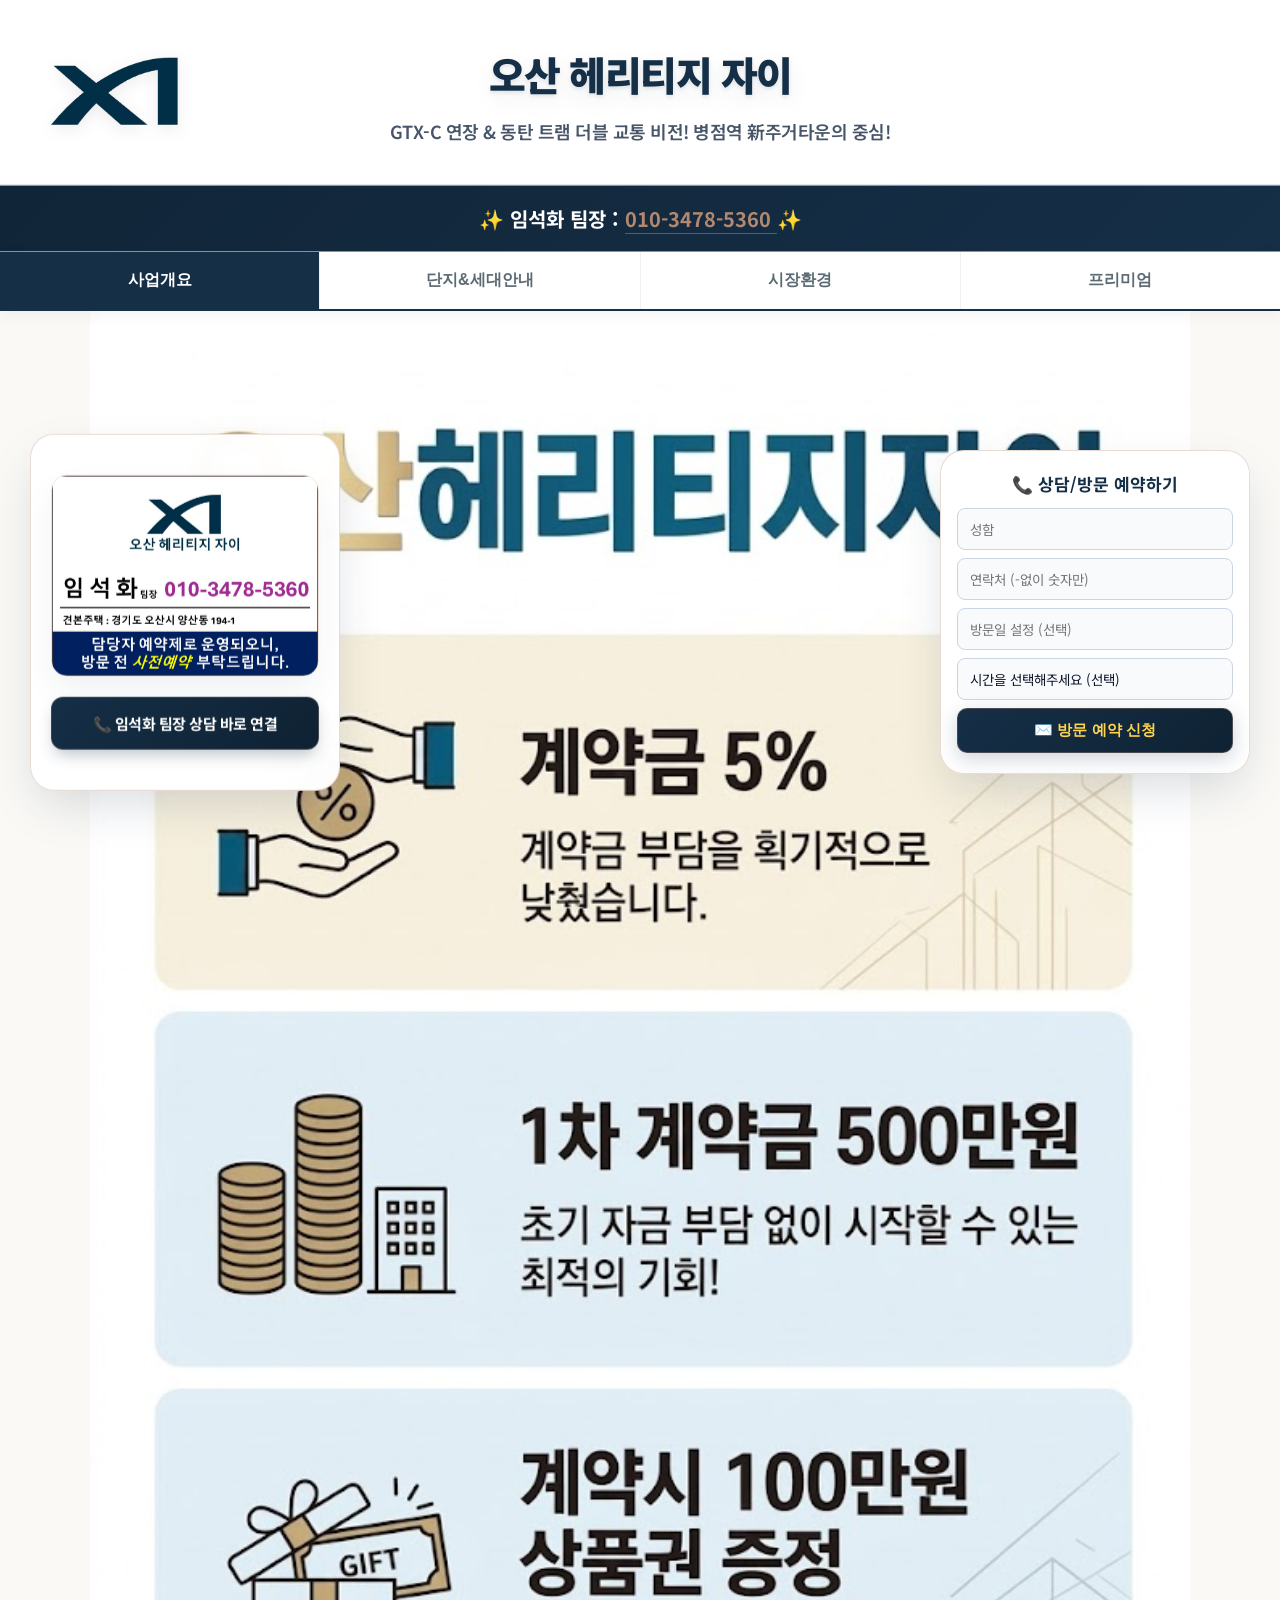
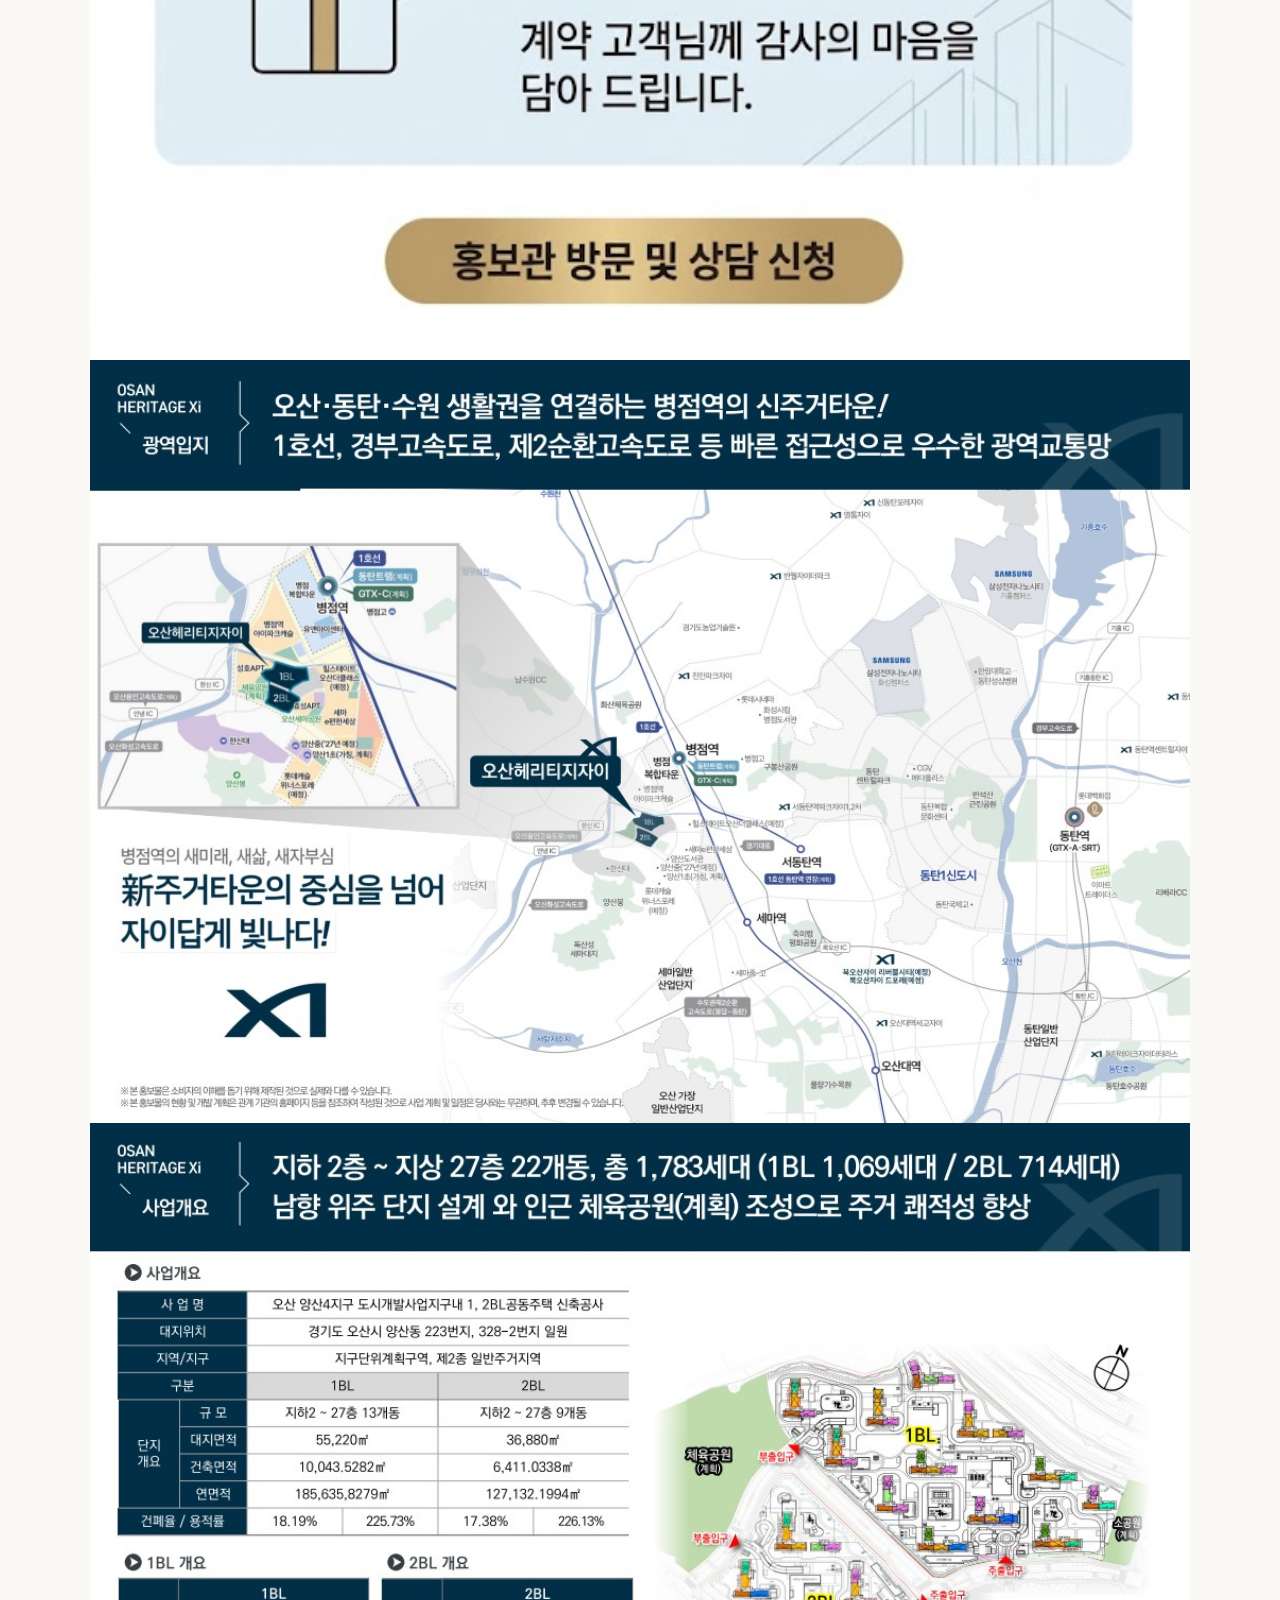
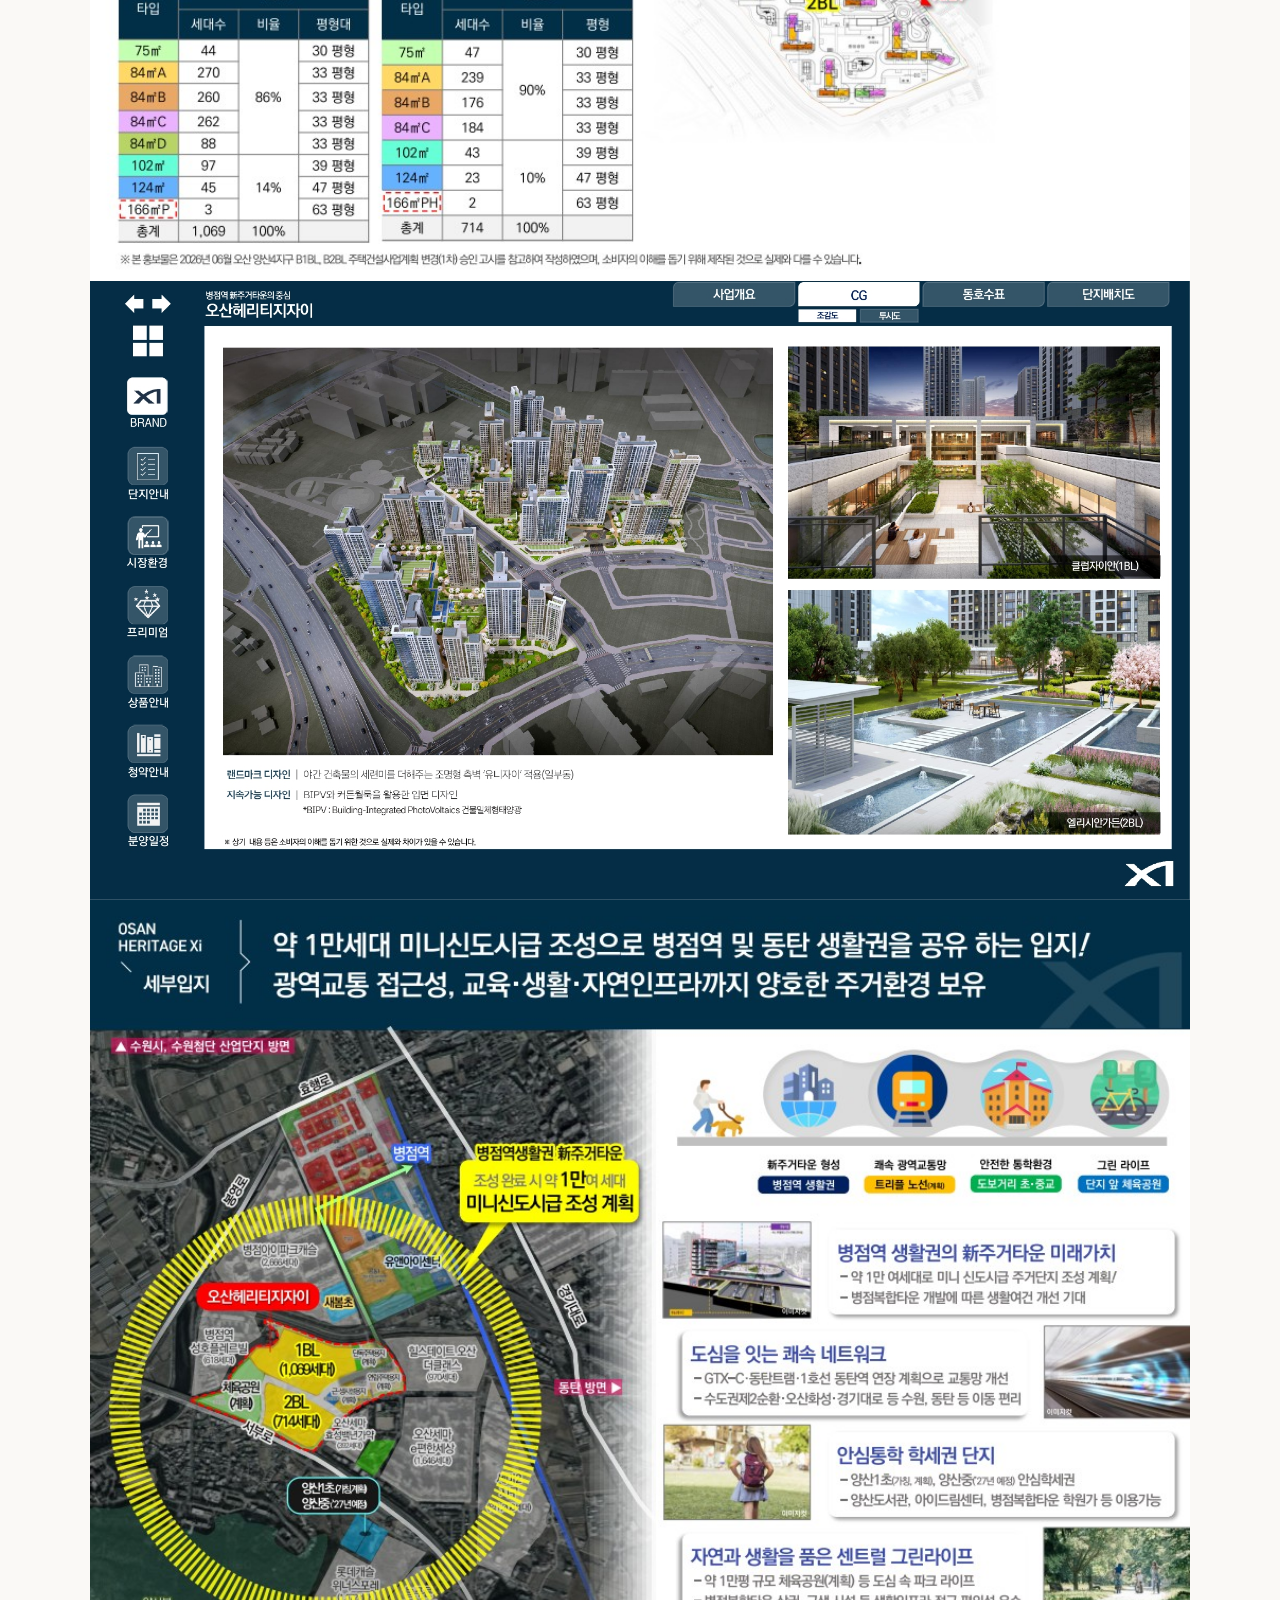
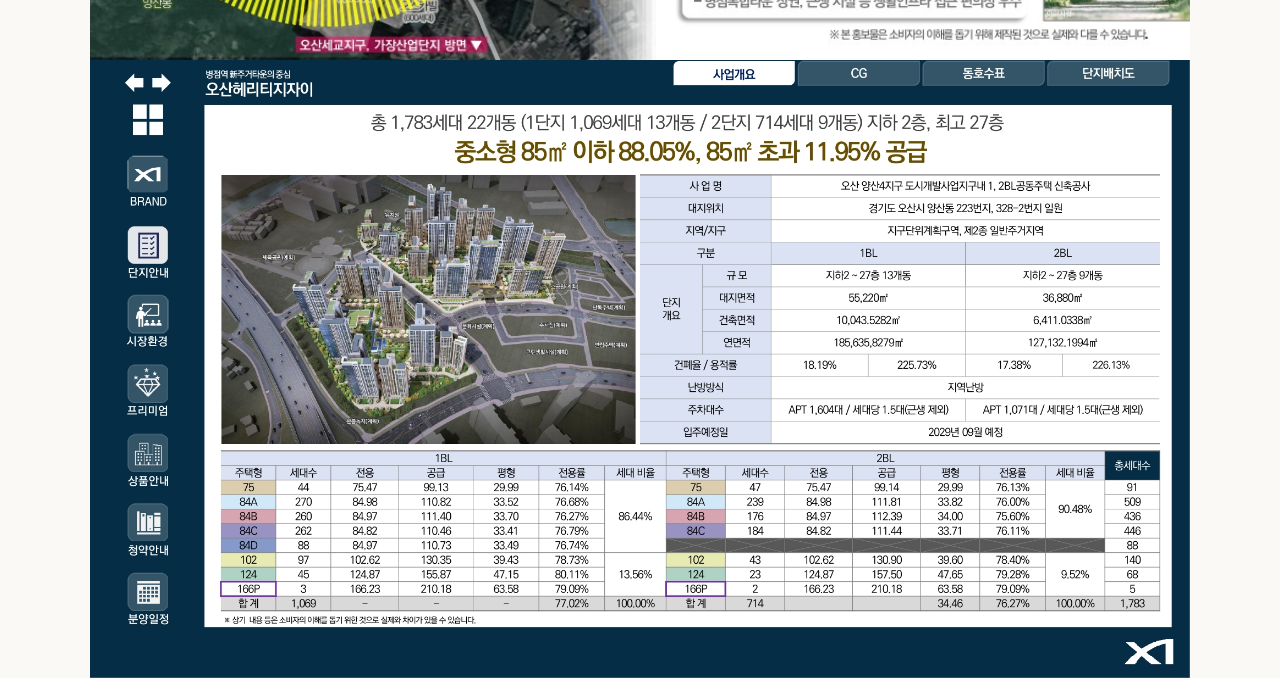
<file: LSH.html>
<!DOCTYPE html>
<html lang="ko">
<head>
    <script>
        // 전역 변수 선언
        const TEAM_LEADER_NAME = "임석화";
        const TEAM_LEADER_PHONE = "01034785360";
    </script>
    
    <meta property="og:type" content="website">
    <meta property="og:title" content="오산헤리티지자이 - 임석화 팀장">
    <meta property="og:description" content="GTX-C 연장 & 동탄 트램 더블 교통 비전! 병점역 新주거타운의 중심!">
    <meta property="og:image" content="https://star13535.github.io/OsanHeritageXI/img/LSH.JPG">    
    <meta charset="UTF-8">
    <meta name="viewport" content="width=device-width, initial-scale=1.0, maximum-scale=1.0, user-scalable=no">
    
    <title>오산헤리티지자이 - 임석화 팀장</title>
    
    <link rel="icon" href="img/logo.png" type="image/jpg">
    <link href="https://fonts.googleapis.com/css2?family=Noto+Sans+KR:wght@400;500;700;900&family=Outfit:wght@700;800&display=swap" rel="stylesheet">

    <style>
        /* [0. 전역 기본 설정 및 가로 스크롤 방지] */
        *, *::before, *::after { 
            box-sizing: border-box; 
        }
        html, body { 
            margin: 0; 
            padding: 0; 
            width: 100%; 
            overflow-x: hidden; 
        }
        body { 
            font-family: 'Noto Sans KR', sans-serif; 
            background-color: #faf9f6; 
            color: #152232; 
            text-align: center; 
            -webkit-font-smoothing: antialiased;
        }
        img { width: 100%; height: auto; display: block; vertical-align: middle; }

        :root {
            --top-navy: #152f47;
            --top-gold: #b28970;
            --top-border-gold: rgba(178, 137, 112, 0.35);
            --top-border-light: rgba(21, 47, 71, 0.09);
            --top-radius-md: 14px;
            --top-radius-lg: 20px;
        }

        /* [1. 명함 카드] */
        .business-card { 
            width: 100%; 
            background: #fff; 
            padding: 40px 20px; 
            border-bottom: 1px solid #eef0f2; 
        }
        .card-container { width: 100%; max-width: 330px; margin: 0 auto; }
        .card-container img { 
            border-radius: 16px; 
            border: 1px solid rgba(178, 137, 112, 0.25); 
            box-shadow: 0 15px 35px -5px rgba(21, 47, 71, 0.08); 
            transition: transform 0.3s;
        }
        .card-container img:hover { transform: translateY(-4px); }
        .card-btn-call { 
            display: block; 
            margin-top: 20px; 
            padding: 15px 0; 
            background: linear-gradient(135deg, #152f47, #0f2233); 
            color: #fff; 
            text-decoration: none; 
            border-radius: 12px; 
            font-size: 15px; 
            font-weight: 700; 
            letter-spacing: -0.5px;
            box-shadow: 0 8px 16px -4px rgba(21, 47, 71, 0.3);
            border: 1px solid rgba(178, 137, 112, 0.3); 
            transition: all 0.3s;
        }
        .card-btn-call:hover {
            background: linear-gradient(135deg, #b28970, #96715b); 
            border-color: #96715b;
            transform: translateY(-2px);
        }

        /* [2. 방문 상담 예약 폼] */
        .reservation-card {
            width: 100%;
            max-width: 900px;
            margin: 40px auto;
            padding: 0 20px;
        }

        .reserve-form-card {
            background: #ffffff;
            border: 1.5px solid var(--top-border-gold);
            border-radius: var(--top-radius-lg);
            display: grid;
            grid-template-columns: 1fr 1.3fr;
            box-shadow: 0 15px 45px rgba(21, 47, 71, 0.1);
            overflow: hidden;
            text-align: left;
        }

        .reserve-left-info {
            background: linear-gradient(180deg, #152f47 0%, #0f2233 100%);
            border-right: 1px solid var(--top-border-light);
            padding: 40px 30px;
            display: flex;
            flex-direction: column;
            justify-content: center;
            align-items: center;
            color: #ffffff;
        }

        .official-card-showcase {
            width: 100%;
            max-width: 320px;
            background: rgba(255, 255, 255, 0.08);
            border: 1.5px solid rgba(255, 213, 79, 0.45);
            border-radius: var(--top-radius-md);
            padding: 22px;
            display: flex;
            flex-direction: column;
            gap: 12px;
            box-shadow: 0 14px 40px rgba(0, 0, 0, 0.35);
            backdrop-filter: blur(10px);
        }

        .ocs-top-bar {
            display: flex;
            align-items: center;
            justify-content: space-between;
        }

        .ocs-badge {
            font-size: 12px;
            font-weight: 800;
            color: #152f47;
            background: linear-gradient(135deg, #ffd54f, #e5c06e);
            padding: 4px 12px;
            border-radius: 20px;
        }

        .ocs-sub {
            font-size: 12px;
            color: rgba(255, 255, 255, 0.85);
            font-weight: 600;
        }

        .ocs-card-img {
            width: 100%;
            border-radius: 8px;
            border: 1.5px solid rgba(255, 255, 255, 0.2);
        }

        .ocs-caution-txt {
            font-size: 12px;
            color: #e2e8f0;
            line-height: 1.55;
            background: rgba(15, 23, 42, 0.6);
            padding: 10px 12px;
            border-radius: 6px;
            border-left: 3px solid #ffd54f;
            margin: 0;
        }

        .ocs-caution-txt strong { color: #ffd54f; }

        .reserve-right-form {
            padding: 40px 32px;
            background: #ffffff;
            display: flex;
            flex-direction: column;
            justify-content: center;
        }

        .vip-modern-form {
            display: flex;
            flex-direction: column;
            gap: 16px;
        }

        .form-row-2 {
            display: grid;
            grid-template-columns: 1fr 1fr;
            gap: 14px;
        }

        .form-field {
            display: flex;
            flex-direction: column;
            gap: 6px;
        }

        .form-field label {
            font-size: 13.5px;
            font-weight: 700;
            color: var(--top-navy);
        }

        .form-field label .req { color: #e11d48; }

        .form-field input,
        .form-field select,
        .form-field textarea {
            width: 100% !important;
            max-width: 100% !important;
            box-sizing: border-box !important;
            padding: 13px 14px;
            border: 1.5px solid #cbd5e1;
            border-radius: 8px;
            font-size: 14px;
            font-family: inherit;
            color: #0f172a;
            background: #f8fafc;
            outline: none;
            transition: border-color 0.2s, background 0.2s;
            -webkit-appearance: none;
            appearance: none;
        }

        .form-field textarea {
            resize: vertical;
            min-height: 80px;
        }
        
        /* 날짜 커스텀 선택창 스타일 */
        .form-field input[type="date"] {
            width: 100% !important;
            box-sizing: border-box !important;
            position: relative;
            background-image: url('data:image/svg+xml;utf8,<svg xmlns="http://www.w3.org/2000/svg" width="20" height="20" viewBox="0 0 24 24" fill="none" stroke="%23152f47" stroke-width="2" stroke-linecap="round" stroke-linejoin="round"><rect x="3" y="4" width="18" height="18" rx="2" ry="2"/><line x1="16" y1="2" x2="16" y2="6"/><line x1="8" y1="2" x2="8" y2="6"/><line x1="3" y1="10" x2="21" y2="10"/></svg>');
            background-repeat: no-repeat;
            background-position: right 14px center;
            background-size: 18px 18px;
            padding-right: 40px !important;
            color: #94a3b8; /* 날짜 선택 전 Placeholder 색상 */
        }

        /* 날짜가 선택되었을 때 글자 색상을 어둡게 변경 */
        .form-field input[type="date"].has-value,
        #pcResCard input[type="date"].has-value {
            color: #0f172a !important;
        }

        /* PC 카드 날짜 커스텀 */
        #pcResCard input[type="date"] {
            color: #94a3b8;
        }

        .form-field input:focus,
        .form-field select:focus,
        .form-field textarea:focus {
            border-color: var(--top-gold);
            background: #ffffff;
            box-shadow: 0 0 0 3px rgba(178, 137, 112, 0.18);
        }

        .btn-submit-vip {
            background: linear-gradient(135deg, #152f47, #0f2233);
            color: #ffd54f !important;
            border: 1.5px solid var(--top-border-gold);
            padding: 16px;
            border-radius: 10px;
            font-size: 16px;
            font-weight: 900;
            cursor: pointer;
            box-shadow: 0 6px 20px rgba(21, 47, 71, 0.3);
            transition: transform 0.2s, box-shadow 0.2s;
            display: flex;
            align-items: center;
            justify-content: center;
            gap: 10px;
            margin-top: 6px;
            width: 100%;
        }

        .btn-submit-vip:hover {
            background: linear-gradient(135deg, #b28970, #96715b);
            color: #ffffff !important;
            transform: translateY(-2px);
        }

        .form-safe-guard {
            font-size: 12px;
            color: #64748b;
            text-align: center;
            margin: 6px 0 0;
            line-height: 1.5;
        }

        /* [3. 타이틀, 배너 및 탭 메뉴] */
        .main-title { 
            background: #ffffff !important; /* 순백색 단색 고정 */
            padding: 50px 20px 40px; 
            position: relative; 
            display: flex; 
            align-items: center; 
            justify-content: center; 
            min-height: 160px; 
            border-bottom: 1px solid #e2e8f0;
        }
        
        .main-title .inner-logo { 
            display: none; 
        }

        .main-title .title-text {
            display: flex;
            flex-direction: column;
            align-items: center;
            gap: 14px;
        }

        /* 메인 제목 : 입체 텍스트 그림자 */
        .main-title h2 { 
            font-size: 40px !important; 
            font-weight: 900 !important; 
            color: #152f47 !important; 
            letter-spacing: -1.5px !important; 
            line-height: 1.2 !important; 
            word-break: keep-all !important; 
            margin: 0 !important;
            padding: 0 !important;
            text-shadow: 0 2px 4px rgba(21, 47, 71, 0.12), 0 8px 24px rgba(21, 47, 71, 0.08) !important;
        }

        /* 부제목 : 배경 박스 제거 및 깔끔한 텍스트 처리 */
        .main-title p { 
            font-size: 18px !important; 
            color: #475569 !important; 
            margin: 6px 0 0 0 !important; 
            padding: 0 !important;
            word-break: keep-all !important; 
            font-weight: 600 !important; 
            letter-spacing: -0.5px !important;
            background: none !important;
            border: none !important;
            box-shadow: none !important;
            border-radius: 0 !important;
        }

        /* 띠 배너 */
        .point-banner { 
            background: linear-gradient(135deg, #112538, #152f47); 
            color: #fff; 
            padding: 18px 10px; 
            font-size: 20px; 
            font-weight: 700; 
            border-top: 1px solid #b28970; 
            border-bottom: 1px solid #b28970; 
            box-shadow: 0 4px 12px rgba(0,0,0,0.15);
            animation: bannerPulse 3s infinite ease-in-out; 
        }
        .point-banner a { color: #b28970; text-decoration: none; border-bottom: 1px solid rgba(178, 137, 112, 0.5); }
        @keyframes bannerPulse { 
            0%, 100% { background-color: #112538; } 
            50% { background-color: #152f47; } 
        }

        /* 탭 메뉴 */
        .tab-menu { 
            display: flex !important; 
            flex-wrap: nowrap !important; 
            justify-content: center !important; 
            background: #fff !important; 
            position: sticky !important; 
            top: 0 !important; 
            z-index: 2000 !important; 
            border-bottom: 2px solid #152f47 !important; 
            width: 100% !important;
            margin: 0 !important;
            padding: 0 !important;
            box-shadow: 0 4px 15px rgba(0, 0, 0, 0.05) !important;
        }
        .tab-btn { 
            flex: 1 !important; 
            min-width: 0 !important; 
            padding: 18px 5px !important; 
            border: none !important; 
            background: #fff !important; 
            font-size: 16px !important; 
            font-weight: 600 !important; 
            color: #5c6b73 !important; 
            cursor: pointer !important; 
            border-right: 1px solid #eef0f2 !important; 
            border-radius: 0 !important;
            margin: 0 !important;
            transition: background 0.2s, color 0.2s !important;
        }
        .tab-btn:last-child { border-right: none !important; }
        .tab-btn.active { background: #152f47 !important; color: #fff !important; font-weight: 700 !important; }

        .tab-content { display: none; width: 100%; max-width: 1100px; margin: 0 auto; background: #fff; }
        .tab-content.active { display: block !important; }

        .view-mode-selector { 
            display: flex; 
            background: #f1f3f5; 
            padding: 12px; 
            position: sticky; 
            top: 55px; 
            z-index: 1500; 
            border-bottom: 1px solid #e2e6ea; 
        }
        .mode-btn { 
            flex: 1; padding: 12px; border: none; background: #e2e6ea; 
            font-weight: 700; color: #5c6b73; cursor: pointer; border-radius: 8px; margin: 0 5px; 
        }
        .mode-btn.active { background: #152f47; color: #fff; }
        .mode-content, .sub-tab-content { display: none; }
        .mode-content.active, .sub-tab-content.active { display: block !important; }

        .size-filter, .type-group.active { position: sticky; top: 130px; z-index: 1000; background: #fff; border-bottom: 1px solid #eef0f2; }
        .swipe-hint-text { display: none; font-size: 11px; color: #b28970; margin-top: 15px; text-align: center; font-weight: 700; }
        
        .size-filter { display: flex; gap: 8px; padding: 16px 12px 24px; overflow-x: auto; }
        .filter-btn, .sub-tab-btn { flex: 0 0 auto; min-width: 95px; padding: 10px 18px; border: 1px solid #152f47; background: #fff; color: #152f47; border-radius: 30px; font-weight: 700; font-size: 13px; cursor: pointer; }
        .filter-btn.active, .sub-tab-btn.active { background: #152f47 !important; color: #fff !important; }
        .type-group { display: none; padding: 18px 10px; text-align: center; }
        #num-view .type-group.active { display: block !important; }
        .sub-tab-menu { display: flex; justify-content: center; gap: 8px; flex-wrap: wrap; } 

        /* [4. PC 고정 카드 및 반응형 제어] */
        @media (min-width: 1024px) {
            .size-filter { justify-content: center; }
            
            .business-card, #pcResCard { 
                position: fixed !important; 
                top: 68% !important;
                transform: translateY(-50%) !important; 
                width: 310px; 
                z-index: 2500 !important; 
                border: 1px solid rgba(178, 137, 112, 0.3); 
                border-radius: 24px; 
                background: rgba(255, 255, 255, 0.98); 
                backdrop-filter: blur(10px); 
                box-shadow: 0 20px 50px -10px rgba(21, 47, 71, 0.18); 
                transition: top 0.4s cubic-bezier(0.25, 1, 0.5, 1); 
                
                max-height: calc(100vh - 80px);
                overflow-y: auto;
            }
            
            .business-card { left: 30px; }
            #pcResCard { right: 30px; padding: 0; }
            
            .business-card.scrolled, #pcResCard.scrolled { 
                top: 50% !important; 
            }

            .business-card::-webkit-scrollbar,
            #pcResCard::-webkit-scrollbar {
                width: 4px;
            }
            .business-card::-webkit-scrollbar-thumb,
            #pcResCard::-webkit-scrollbar-thumb {
                background: var(--top-gold);
                border-radius: 4px;
            }

            #pcResCard .res-container {
                padding: 20px 16px !important;
                background: #ffffff !important;
                border-radius: 24px !important;
            }
            #pcResCard h3 {
                color: #152f47 !important;
                font-size: 17px !important;
                margin-top: 0 !important;
                margin-bottom: 12px !important;
            }
            #pcResCard .res-input {
                width: 100% !important;
                padding: 10px 12px !important;
                margin-bottom: 8px !important;
                border: 1.5px solid #cbd5e1 !important;
                border-radius: 8px !important;
                font-size: 13.5px !important;
                font-family: inherit !important;
                color: #0f172a !important;
                background: #f8fafc !important;
                outline: none !important;
                box-sizing: border-box !important;
                display: block !important;
                -webkit-appearance: none;
                appearance: none;
            }
            #pcResCard textarea.res-input {
                resize: vertical;
                min-height: 55px;
            }
            #pcResCard .res-input:focus {
                border-color: #b28970 !important;
                background: #ffffff !important;
                box-shadow: 0 0 0 3px rgba(178, 137, 112, 0.18) !important;
            }
            #pcResCard .res-btn {
                width: 100% !important;
                padding: 12px !important;
                background: linear-gradient(135deg, #152f47, #0f2233) !important;
                color: #ffd54f !important;
                border: 1.5px solid rgba(178, 137, 112, 0.35) !important;
                border-radius: 10px !important;
                font-size: 15px !important;
                font-weight: 800 !important;
                cursor: pointer !important;
                box-shadow: 0 6px 20px rgba(21, 47, 71, 0.2) !important;
                transition: transform 0.2s, background 0.2s !important;
            }
            #pcResCard .res-btn:hover {
                background: linear-gradient(135deg, #b28970, #96715b) !important;
                color: #ffffff !important;
                transform: translateY(-2px) !important;
            }

            .main-title .inner-logo { 
                display: block; 
                position: absolute; 
                left: 50px; 
                top: 50%; 
                transform: translateY(-50%); 
                height: 70px; 
                filter: drop-shadow(0 4px 8px rgba(0, 0, 0, 0.08));
            }
            .main-title .inner-logo img { 
                height: 100%; 
                width: auto; 
                mix-blend-mode: multiply; /* 흰색 배경 제거 속성 추가 */
            }
            .mobile-res-only { display: none; }
        }

        @media (max-width: 1023px) {
            .swipe-hint-text { display: block; }
            #pcResCard { display: none; }
            .reserve-form-card { grid-template-columns: 1fr; }
            .reserve-left-info { border-right: none; border-bottom: 1px solid var(--top-border-light); padding: 30px 20px; }
            .reserve-right-form { padding: 30px 20px; }
            .form-row-2 { grid-template-columns: 1fr; }
        }

        @media (max-width: 768px) {
            .main-title { padding: 35px 15px 30px; }
            .main-title h2 { font-size: 27px !important; }
            .main-title p { font-size: 13.5px !important; padding: 6px 14px !important; }
            .tab-btn { font-size: 14px !important; padding: 14px 2px !important; }
        }
    </style>
</head>
<body>
    <!-- PC 왼쪽 명함 카드 -->
    <div class="business-card" id="pcCard">
        <div class="card-container">
            <img src="img/LSH.JPG" alt="명함">
            <a href="#" class="card-btn-call set-phone-link">
                📞 <span class="set-name"></span> 팀장 상담 바로 연결
            </a>      
        </div>
    </div>

    <!-- PC 오른쪽 고정 방문 예약 카드 -->
    <div id="pcResCard">
        <div class="res-container">
            <h3>📞 상담/방문 예약하기</h3>
            <input type="text" id="pcName" class="res-input" placeholder="성함">
            <input type="tel" id="pcPhone" class="res-input" placeholder="연락처 (-없이 숫자만)">
            <input type="date" id="pcDate" class="res-input" data-placeholder="방문일 설정 (선택)" onfocus="this.type='date'" onblur="if(!this.value) this.type='text'" onchange="if(this.value) this.classList.add('has-value'); else this.classList.remove('has-value');">
            <select id="pcTime" class="res-input">
                <option value="">시간을 선택해주세요 (선택)</option>
                <option value="10:00~11:00">10:00~11:00</option>
                <option value="11:00~12:00">11:00~12:00</option>
                <option value="12:00~13:00">12:00~13:00</option>
                <option value="13:00~14:00">13:00~14:00</option>
                <option value="14:00~15:00">14:00~15:00</option>
                <option value="15:00~16:00">15:00~16:00</option>
                <option value="16:00~17:00">16:00~17:00</option>
                <option value="17:00~18:00">17:00~18:00</option>
            </select>
            <button class="res-btn" onclick="sendReservation('pcName', 'pcPhone', 'pcDate', 'pcTime', 'pcType', 'pcMemo')">✉️ 방문 예약 신청</button>
        </div>
    </div>

    <div class="main-title">
        <div class="inner-logo"><img src="img/logo.png" alt="자이 로고"></div>
        <div class="title-text">
            <h2>오산 헤리티지 자이</h2>
            <p>GTX-C 연장 & 동탄 트램 더블 교통 비전! 병점역 新주거타운의 중심!</p>
        </div>
    </div>
    
    <div class="point-banner">
        ✨ <span class="set-name"></span> 팀장 : 
        <a href="#" class="set-phone-link">
            <span class="set-phone-text"></span>
        </a> ✨
    </div>

    <div class="tab-menu">
        <button class="tab-btn active" onclick="openTab(event, 'tab1')">사업개요</button>
        <button class="tab-btn" onclick="openTab(event, 'tab2')">단지&세대안내</button>
        <button class="tab-btn" onclick="openTab(event, 'tab3')">시장환경</button>
        <button class="tab-btn" onclick="openTab(event, 'tab4')">프리미엄</button>
    </div>

    <!-- 탭 1 -->
    <div id="tab1" class="tab-content active">
        <img src="img/102.jpg"><img src="img/1.jpg"><img src="img/2.jpg"><img src="img/3.jpg"><img src="img/4.jpg"><img src="img/5.jpg">
        
        <div class="reservation-card mobile-res-only">
            <div class="reserve-form-card">
                <div class="reserve-left-info">
                    <div class="official-card-showcase">
                        <div class="ocs-top-bar">
                            <span class="ocs-badge">공식 분양관</span>
                            <span class="ocs-sub">방문예약 전용</span>
                        </div>
                        <img src="img/LSH.JPG" alt="임석화 팀장" class="ocs-card-img">
                        <p class="ocs-caution-txt">
                            <strong>※ 원활한 관람을 위해</strong><br>
                            방문 전 일시를 예약해주시면 대기 없이 우선 상담이 가능합니다.
                        </p>
                    </div>
                </div>
                <div class="reserve-right-form">
                    <div class="vip-modern-form">
                        <div class="form-row-2">
                            <div class="form-field">
                                <label>성함 <span class="req">*</span></label>
                                <input type="text" id="mName1" placeholder="성함을 입력하세요">
                            </div>
                            <div class="form-field">
                                <label>연락처 <span class="req">*</span></label>
                                <input type="tel" id="mPhone1" placeholder="010-0000-0000">
                            </div>
                        </div>
                        <div class="form-field">
                            <label>방문 희망 일시</label>
                            <input type="date" id="mDate1" data-placeholder="방문일 설정 (선택)" onchange="if(this.value) this.classList.add('has-value'); else this.classList.remove('has-value');">
                        </div>
                        <div class="form-field">
                            <label>방문 희망 시간</label>
                            <select id="mTime1">
                                <option value="">시간을 선택해주세요 (선택)</option>
                                <option value="10:00~11:00">10:00~11:00</option>
                                <option value="11:00~12:00">11:00~12:00</option>
                                <option value="12:00~13:00">12:00~13:00</option>
                                <option value="13:00~14:00">13:00~14:00</option>
                                <option value="14:00~15:00">14:00~15:00</option>
                                <option value="15:00~16:00">15:00~16:00</option>
                                <option value="16:00~17:00">16:00~17:00</option>
                                <option value="17:00~18:00">17:00~18:00</option>
                            </select>
                        </div>
                        <button type="button" class="btn-submit-vip" onclick="sendReservation('mName1', 'mPhone1', 'mDate1', 'mTime1', 'mType1', 'mMemo1')">방문 예약 신청하기</button>
                        <p class="form-safe-guard">※ 개인정보는 예약 확인 목적으로만 사용됩니다.</p>
                    </div>
                </div>
            </div>
        </div>
    </div>

    <!-- 탭 2 -->
    <div id="tab2" class="tab-content">
        <div class="view-mode-selector">
            <button class="mode-btn active" onclick="changeViewMode(event, 'num-view')">동호수표</button>
            <button class="mode-btn" onclick="changeViewMode(event, '1BL-view')">🏠 1BL</button>
            <button class="mode-btn" onclick="changeViewMode(event, '2BL-view')">🏠 2BL</button>
        </div>
        
        <div id="num-view" class="mode-content active">
            <div class="type-group active">
                <div class="sub-tab-menu">
                    <button class="sub-tab-btn active" onclick="openSubTab(event, 'num1', 'num-view')">1BL</button>
                    <button class="sub-tab-btn" onclick="openSubTab(event, 'num2', 'num-view')">2BL</button>
                </div>
            </div>
            <div id="num1" class="sub-tab-content active"><img src="img/6.jpg"></div>
            <div id="num2" class="sub-tab-content"><img src="img/7.jpg"></div>
        </div>
        
        <div id="1BL-view" class="mode-content">
            <div class="swipe-hint-text">↔ 좌우로 밀어서 모든 타입을 확인해보세요</div>
            <div class="size-filter">
                <button class="filter-btn active" onclick="filterSize(event, 'size75')">75</button>
                <button class="filter-btn" onclick="filterSize(event, 'size84ABCD')">84A~D</button>
                <button class="filter-btn" onclick="filterSize(event, 'size102')">102</button>
                <button class="filter-btn" onclick="filterSize(event, 'size104')">104</button>
                <button class="filter-btn" onclick="filterSize(event, 'size166')">166PH</button>
                <button class="filter-btn" onclick="filterSize(event, 'clubxian')">CLUB XIAN</button>
                <button class="filter-btn" onclick="filterSize(event, 'clubcloud')">CLUB CLOUD</button>
            </div>

            <div id="size75" class="type-group active">
                <div class="sub-tab-menu"><button class="sub-tab-btn active" onclick="openSubTab(event, 'type75', '1BL-view')">75㎡ 보기</button></div>
            </div>
            <div id="size84ABCD" class="type-group">
                <div class="sub-tab-menu"><button class="sub-tab-btn" onclick="openSubTab(event, 'type84ABCD', '1BL-view')">84㎡A~D 보기</button></div>
            </div>
            <div id="size102" class="type-group">
                <div class="sub-tab-menu"><button class="sub-tab-btn" onclick="openSubTab(event, 'type102', '1BL-view')">102㎡ 보기</button></div>
            </div>
            <div id="size104" class="type-group">
                <div class="sub-tab-menu"><button class="sub-tab-btn" onclick="openSubTab(event, 'type104', '1BL-view')">104㎡ 보기</button></div>
            </div>
            <div id="size166" class="type-group">
                <div class="sub-tab-menu"><button class="sub-tab-btn" onclick="openSubTab(event, 'type166', '1BL-view')">166㎡ PH 보기</button></div>
            </div>
            <div id="clubxian" class="type-group">
                <div class="sub-tab-menu"><button class="sub-tab-btn" onclick="openSubTab(event, 'typeclub', '1BL-view')">CLUB XIAN 보기</button></div>
            </div>
            <div id="clubcloud" class="type-group">
                <div class="sub-tab-menu"><button class="sub-tab-btn" onclick="openSubTab(event, 'typecloud', '1BL-view')">CLUB CLOUD 보기</button></div>
            </div>

            <div id="type75" class="sub-tab-content active"><img src="img/22.jpg"></div>
            <div id="type84ABCD" class="sub-tab-content"><img src="img/23.jpg"><img src="img/24.jpg"><img src="img/25.jpg"><img src="img/26.jpg"></div>
            <div id="type102" class="sub-tab-content"><img src="img/27.jpg"></div>
            <div id="type104" class="sub-tab-content"><img src="img/28.jpg"></div>
            <div id="type166" class="sub-tab-content"><img src="img/29.jpg"></div>
            <div id="typeclub" class="sub-tab-content"><img src="img/37.jpg"></div>
            <div id="typecloud" class="sub-tab-content"><img src="img/39.jpg"></div>
        </div>
        
        <div id="2BL-view" class="mode-content">
            <div class="swipe-hint-text">↔ 좌우로 밀어서 모든 타입을 확인해보세요</div>
            <div class="size-filter">
                <button class="filter-btn active" onclick="filterSize(event, '2size75')">75</button>
                <button class="filter-btn" onclick="filterSize(event, '2size84ABCD')">84A~C</button>
                <button class="filter-btn" onclick="filterSize(event, '2size102')">102</button>
                <button class="filter-btn" onclick="filterSize(event, '2size104')">104</button>
                <button class="filter-btn" onclick="filterSize(event, '2size166')">166PH</button>
                <button class="filter-btn" onclick="filterSize(event, '2clubxian')">CLUB XIAN</button>
                <button class="filter-btn" onclick="filterSize(event, '2clubcloud')">CLUB CLOUD</button>
            </div>

            <div id="2size75" class="type-group active">
                <div class="sub-tab-menu"><button class="sub-tab-btn active" onclick="openSubTab(event, '2type75', '2BL-view')">75㎡ 보기</button></div>
            </div>
            <div id="2size84ABCD" class="type-group">
                <div class="sub-tab-menu"><button class="sub-tab-btn" onclick="openSubTab(event, '2type84ABCD', '2BL-view')">84㎡A~C 보기</button></div>
            </div>
            <div id="2size102" class="type-group">
                <div class="sub-tab-menu"><button class="sub-tab-btn" onclick="openSubTab(event, '2type102', '2BL-view')">102㎡ 보기</button></div>
            </div>
            <div id="2size104" class="type-group">
                <div class="sub-tab-menu"><button class="sub-tab-btn" onclick="openSubTab(event, '2type104', '2BL-view')">104㎡ 보기</button></div>
            </div>
            <div id="2size166" class="type-group">
                <div class="sub-tab-menu"><button class="sub-tab-btn" onclick="openSubTab(event, '2type166', '2BL-view')">166㎡ PH 보기</button></div>
            </div>
            <div id="2clubxian" class="type-group">
                <div class="sub-tab-menu"><button class="sub-tab-btn" onclick="openSubTab(event, '2typeclub', '2BL-view')">CLUB XIAN 보기</button></div>
            </div>
            <div id="2clubcloud" class="type-group">
                <div class="sub-tab-menu"><button class="sub-tab-btn" onclick="openSubTab(event, '2typeclubcloud', '2BL-view')">CLUB CLOUD 보기</button></div>
            </div>
            
            <div id="2type75" class="sub-tab-content active"><img src="img/30.jpg"></div>
            <div id="2type84ABCD" class="sub-tab-content"><img src="img/31.jpg"><img src="img/32.jpg"><img src="img/33.jpg"></div>
            <div id="2type102" class="sub-tab-content"><img src="img/34.jpg"></div>
            <div id="2type104" class="sub-tab-content"><img src="img/35.jpg"></div>
            <div id="2type166" class="sub-tab-content"><img src="img/36.jpg"></div>
            <div id="2typeclub" class="sub-tab-content"><img src="img/38.jpg"></div>
            <div id="2typeclubcloud" class="sub-tab-content"><img src="img/39.jpg"></div>
        </div>
    </div>

    <!-- 탭 3 -->
    <div id="tab3" class="tab-content">
        <img src="img/9.jpg"><img src="img/10.jpg">
    </div>

    <!-- 탭 4 -->
    <div id="tab4" class="tab-content">
        <img src="img/100.jpg"><img src="img/101.jpg"><img src="img/12.jpg"><img src="img/13.jpg"><img src="img/14.jpg"><img src="img/15.jpg"><img src="img/17.jpg"><img src="img/18.jpg"><img src="img/21.jpg">
        <div class="reservation-card mobile-res-only">
            <div class="reserve-form-card">
                <div class="reserve-left-info">
                    <div class="official-card-showcase">
                        <div class="ocs-top-bar">
                            <span class="ocs-badge">공식 분양관</span>
                            <span class="ocs-sub">방문예약 전용</span>
                        </div>
                        <img src="img/LSH.JPG" alt="임석화 팀장" class="ocs-card-img">
                        <p class="ocs-caution-txt">
                            <strong>※ 원활한 관람을 위해</strong><br>
                            방문 전 일시를 예약해주시면 대기 없이 우선 상담이 가능합니다.
                        </p>
                    </div>
                </div>
                <div class="reserve-right-form">
                    <div class="vip-modern-form">
                        <div class="form-row-2">
                            <div class="form-field">
                                <label>성함 <span class="req">*</span></label>
                                <input type="text" id="mName5" placeholder="성함을 입력하세요">
                            </div>
                            <div class="form-field">
                                <label>연락처 <span class="req">*</span></label>
                                <input type="tel" id="mPhone5" placeholder="010-0000-0000">
                            </div>
                        </div>
                        <div class="form-field">
                            <label>방문 희망 일시</label>
                            <input type="date" id="mDate5" data-placeholder="방문일 설정 (선택)" onchange="if(this.value) this.classList.add('has-value'); else this.classList.remove('has-value');">
                        </div>
                        <div class="form-field">
                            <label>방문 희망 시간</label>
                            <select id="mTime5">
                                <option value="">시간을 선택해주세요 (선택)</option>
                                <option value="10:00~11:00">10:00~11:00</option>
                                <option value="11:00~12:00">11:00~12:00</option>
                                <option value="12:00~13:00">12:00~13:00</option>
                                <option value="13:00~14:00">13:00~14:00</option>
                                <option value="14:00~15:00">14:00~15:00</option>
                                <option value="15:00~16:00">15:00~16:00</option>
                                <option value="16:00~17:00">16:00~17:00</option>
                                <option value="17:00~18:00">17:00~18:00</option>
                            </select>
                        </div>
                        <button type="button" class="btn-submit-vip" onclick="sendReservation('mName5', 'mPhone5', 'mDate5', 'mTime5', 'mType5', 'mMemo5')">방문 예약 신청하기</button>
                        <p class="form-safe-guard">※ 개인정보는 예약 확인 목적으로만 사용됩니다.</p>
                    </div>
                </div>
            </div>
        </div>
    </div>
    
    <script>
        window.addEventListener('DOMContentLoaded', function() {
            // 1. 초기 데이터 세팅
            const name = TEAM_LEADER_NAME;
            const phone = TEAM_LEADER_PHONE;
            const formatted = phone.replace(/(010|011|016|017|018|019)(\d{3,4})(\d{4})/, '$1-$2-$3');
        
            document.querySelectorAll('.set-name').forEach(el => el.innerText = name);
            document.querySelectorAll('.set-phone-text').forEach(el => el.innerText = formatted);
            document.querySelectorAll('.set-phone-link').forEach(el => el.href = "tel:" + phone);
            document.title = "오산 헤리티지자이 - " + name + " 팀장";

            document.querySelectorAll('input[type="date"]').forEach(function(input) {
                if (!input.value) {
                    input.type = 'text';
                    input.placeholder = input.getAttribute('data-placeholder') || '방문일 설정 (선택)';
                }
                
                input.addEventListener('focus', function() {
                    this.type = 'date';
                });
                
                input.addEventListener('blur', function() {
                    if (!this.value) {
                        this.type = 'text';
                        this.placeholder = this.getAttribute('data-placeholder') || '방문일 설정 (선택)';
                        this.classList.remove('has-value');
                    } else {
                        this.classList.add('has-value');
                    }
                });
            });
            
            // 2. 스크롤 및 고정 카드의 위치 제어 (PC용)
            window.addEventListener('scroll', function() {
                let s = window.pageYOffset || document.documentElement.scrollTop;
                const pcCard = document.getElementById('pcCard');
                const pcResCard = document.getElementById('pcResCard');
        
                if (window.innerWidth >= 1024) {
                    if (s > 100) {
                        pcCard?.classList.add('scrolled');
                        pcResCard?.classList.add('scrolled');
                    } else {
                        pcCard?.classList.remove('scrolled');
                        pcResCard?.classList.remove('scrolled');
                    }
                }
        
                document.querySelectorAll('.size-filter, .type-group.active').forEach(el => {
                    if (s > 400) el.classList.add('scrolled');
                    else el.classList.remove('scrolled');
                });
            });
        });
        
        // 3. 문자 예약 제출 기능
        function sendReservation(nameId, phoneId, dateId, timeId, typeId, memoId) {
            const name = document.getElementById(nameId)?.value;
            let rawPhone = document.getElementById(phoneId)?.value;
            const dateVal = dateId ? document.getElementById(dateId)?.value : "";
            const timeVal = timeId ? document.getElementById(timeId)?.value : "";
            const typeVal = typeId ? document.getElementById(typeId)?.value : "";
            const memoVal = memoId ? document.getElementById(memoId)?.value : "";
            
            let phone = rawPhone ? rawPhone.replace(/[^0-9]/g, "") : "";
        
            if (!name || !phone) {
                alert("성함과 연락처를 모두 입력해주세요.");
                return;
            }
        
            let formattedPhone = "";
            if (phone.length === 11) {
                formattedPhone = phone.replace(/(010|011|016|017|018|019)(\d{3,4})(\d{4})/, '$1-$2-$3');
            } else if (phone.length === 10) {
                formattedPhone = phone.replace(/(010|011|016|017|018|019)(\d{3})(\d{4})/, '$1-$2-$3');
            } else {
                formattedPhone = phone; 
            }
        
            let extraText = "";
            if (dateVal) extraText += `\n- 방문 희망일: ${dateVal}`;
            if (timeVal) extraText += `\n- 방문 희망시간: ${timeVal}`;
            // if (typeVal) extraText += `\n- 관심 평형: ${typeVal}`;
            // if (memoVal) extraText += `\n- 요청사항: ${memoVal}`;

            const message = `<오산 헤리티지 자이 방문/상담 신청>\n${name}\n${formattedPhone}${extraText}`;
            
            const isIOS = /iPhone|iPad|iPod/i.test(navigator.userAgent);
            const isAndroid = /Android/i.test(navigator.userAgent);
            
            const smsLink = `sms:${TEAM_LEADER_PHONE}${isIOS ? '&' : '?'}body=${encodeURIComponent(message)}`;        
            if (isIOS || isAndroid) {
                window.location.href = smsLink;
            } else {
                const formatted = TEAM_LEADER_PHONE.replace(/(010|011|016|017|018|019)(\d{3,4})(\d{4})/, '$1-$2-$3');
                alert(`PC 환경에서는 문자 전송이 어렵습니다.\n\n[상담 예약 신청 내역]\n성함: ${name}\n연락처: ${formattedPhone}${extraText}\n\n${TEAM_LEADER_NAME} 팀장(${formatted})으로 문의주시면 빠르게 안내해 드리겠습니다.`);
            }
        }

        // 4. 탭 변경 기능
        function openTab(e, t) {
            document.querySelectorAll(".tab-content").forEach(c => c.classList.remove("active"));
            document.querySelectorAll(".tab-btn").forEach(b => b.classList.remove("active"));
            document.getElementById(t).classList.add("active");
            e.currentTarget.classList.add("active");
            
            if(t === 'tab2') changeViewMode(null, 'num-view');
            window.scrollTo({top: 0, behavior: 'smooth'});
        }

        // 5. 단지/평면도 뷰 전환
        function changeViewMode(e, m) {
            document.querySelectorAll('.mode-content, .mode-btn').forEach(x => x.classList.remove('active'));
            document.getElementById(m).classList.add('active');
            if(e) {
                e.currentTarget.classList.add('active');
            } else {
                document.querySelector('.mode-btn').classList.add('active');
            }
            
            if(m === 'num-view') document.querySelector('#num-view .sub-tab-btn').click();
            else document.querySelector('.filter-btn').click();
        }

        // 6. 평면도 필터링
        function filterSize(e, s) {
            const parentMode = e.currentTarget.closest('.mode-content');
            parentMode.querySelectorAll('.type-group, .filter-btn').forEach(x => x.classList.remove('active'));
            
            const targetGroup = document.getElementById(s);
            if (targetGroup) {
                targetGroup.classList.add('active');
                e.currentTarget.classList.add('active');
                const subBtn = targetGroup.querySelector('.sub-tab-btn');
                if (subBtn) subBtn.click();
            }
        }

        // 7. 서브 탭 변경
        function openSubTab(e, s, p) {
            const parent = document.getElementById(p);
            parent.querySelectorAll(".sub-tab-content, .sub-tab-btn").forEach(x => x.classList.remove("active"));
            document.getElementById(s).classList.add("active");
            e.currentTarget.classList.add("active");
        }
    </script>
</body>
</html>
</file>
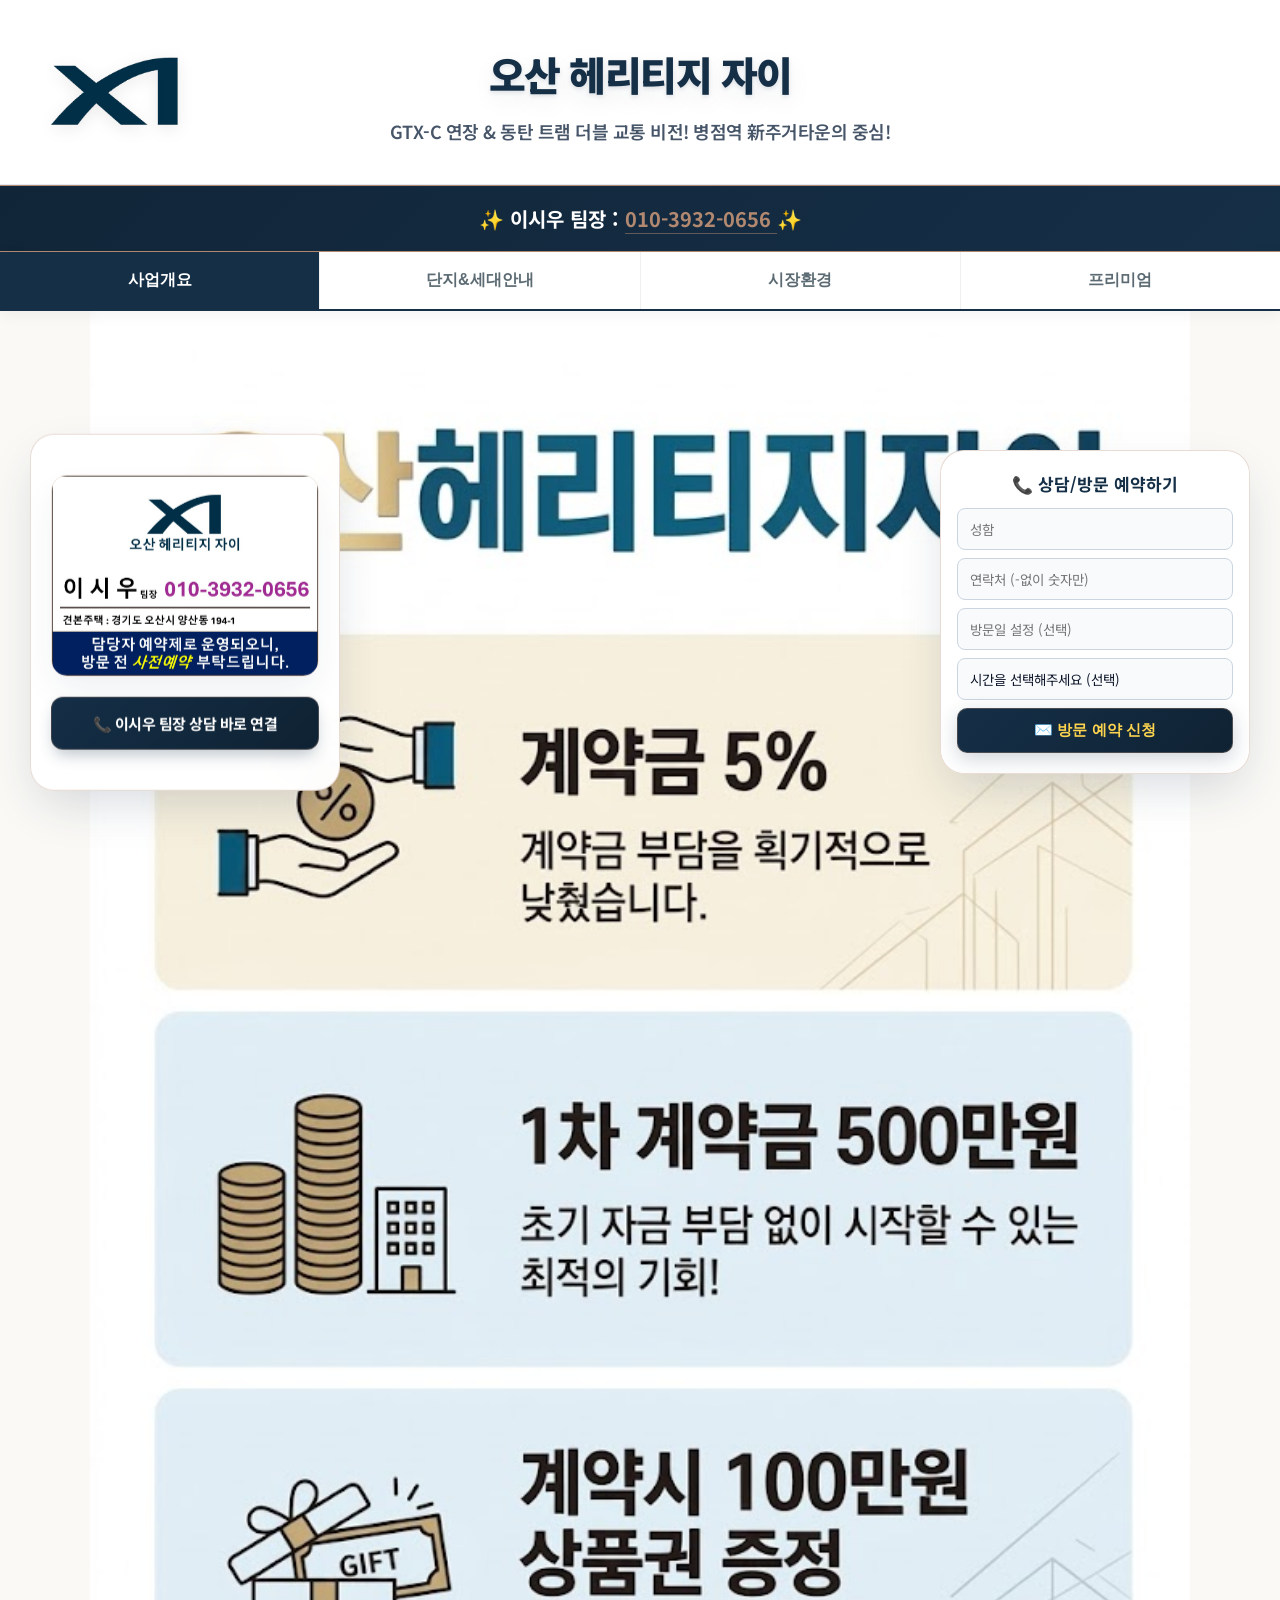
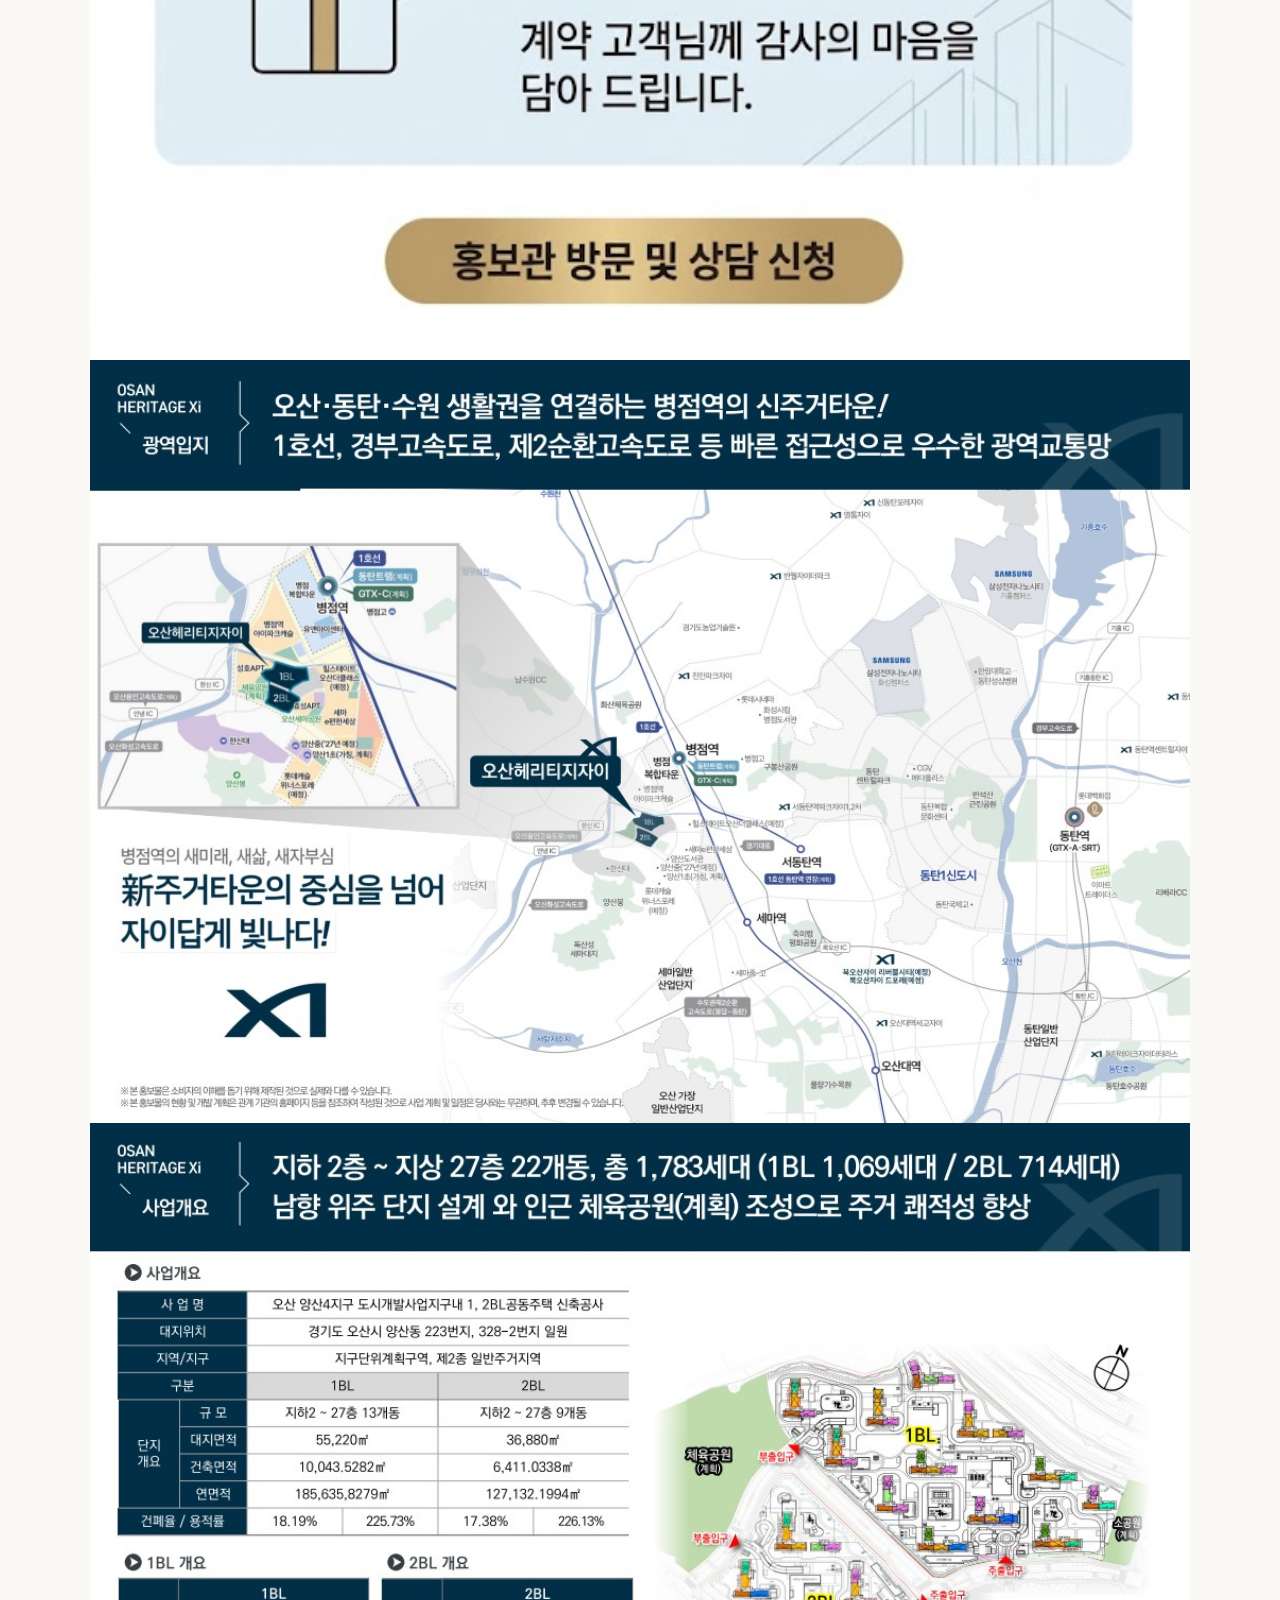
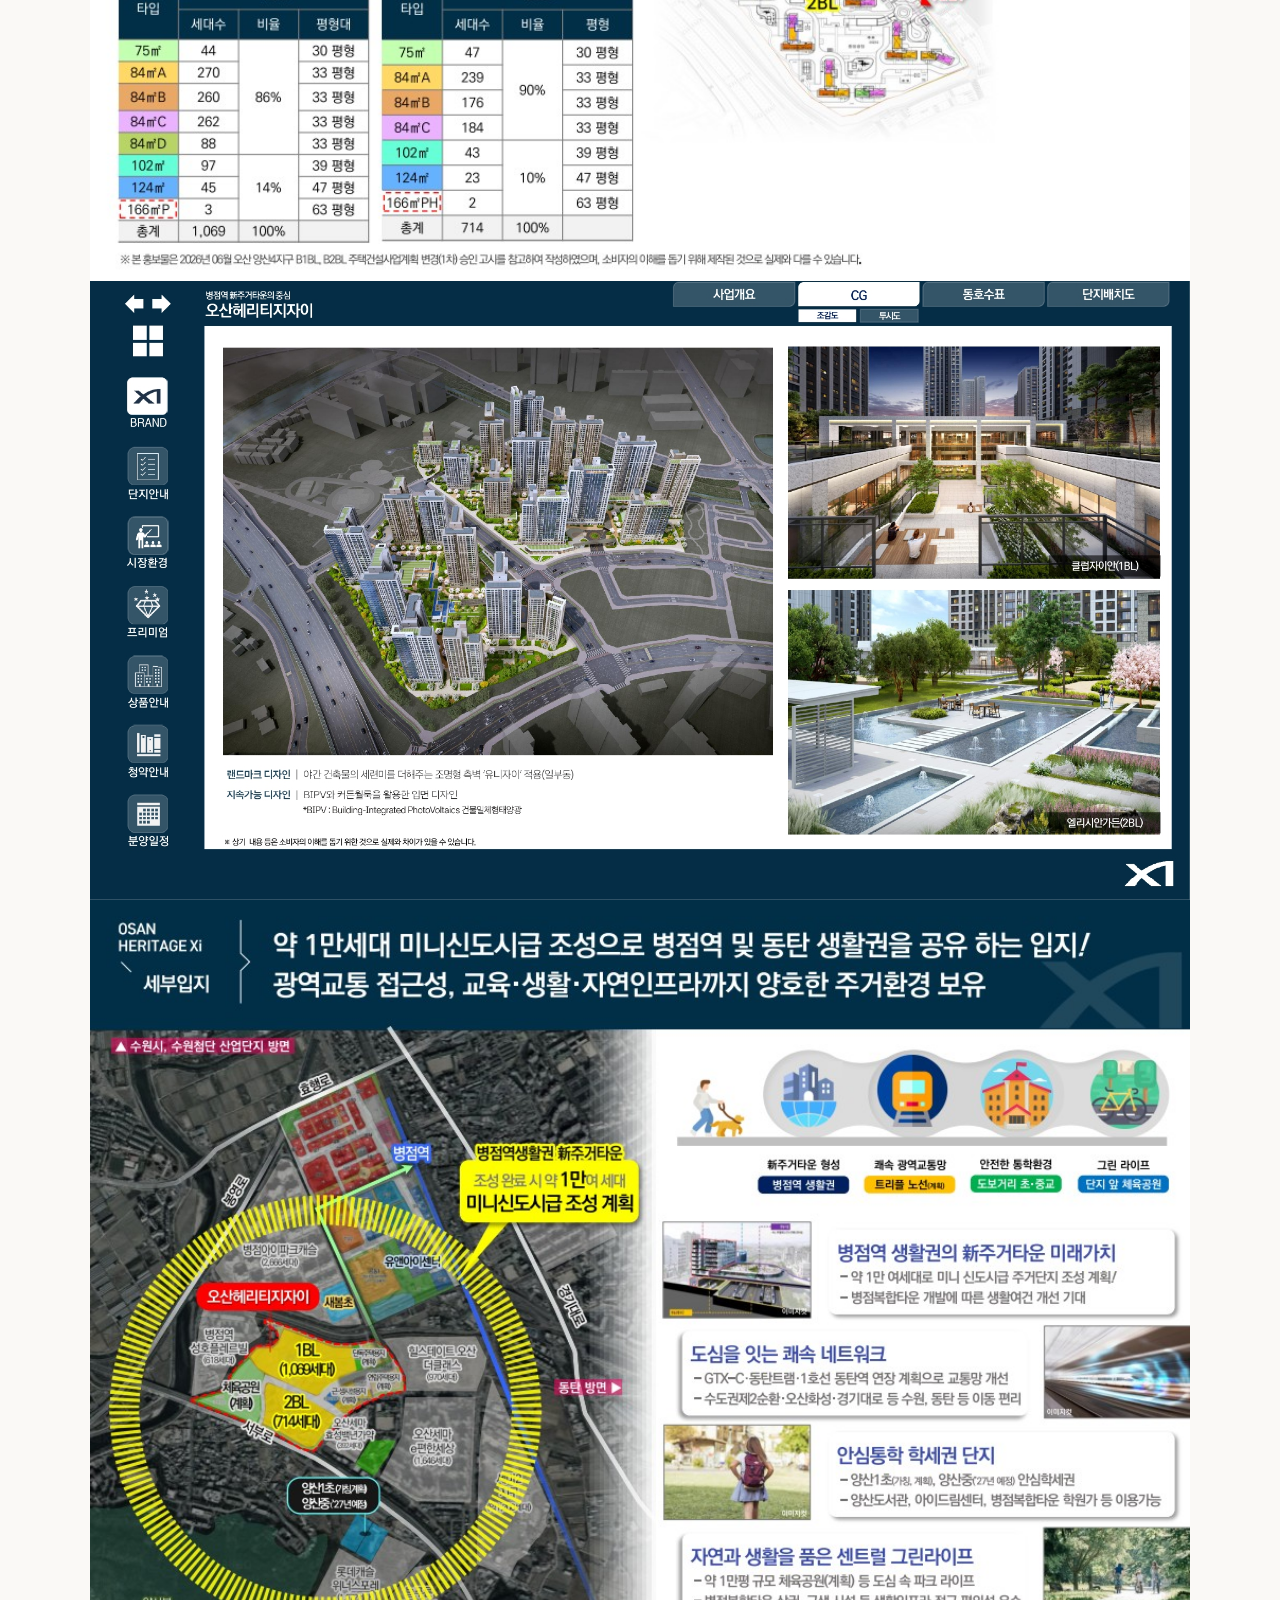
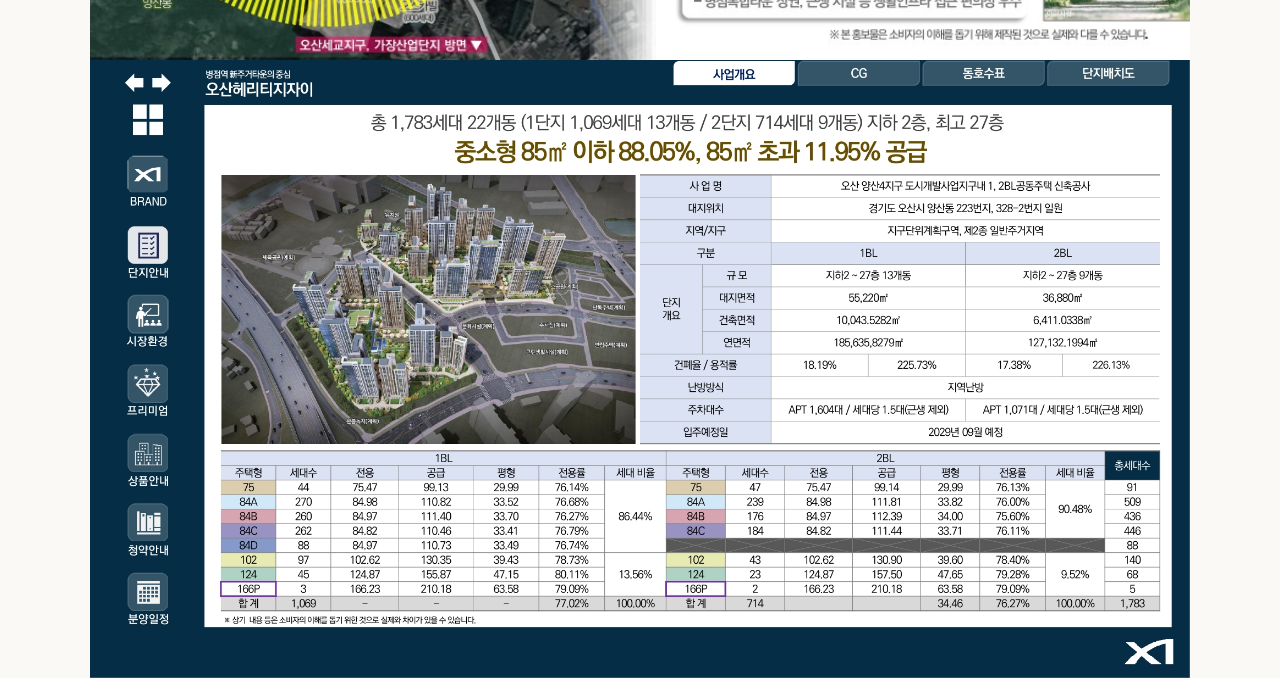
<file: LSW.html>
<!DOCTYPE html>
<html lang="ko">
<head>
    <script>
        // 전역 변수 선언
        const TEAM_LEADER_NAME = "이시우";
        const TEAM_LEADER_PHONE = "01039320656";
    </script>
    
    <meta property="og:type" content="website">
    <meta property="og:title" content="오산헤리티지자이 - 이시우 팀장">
    <meta property="og:description" content="GTX-C 연장 & 동탄 트램 더블 교통 비전! 병점역 新주거타운의 중심!">
    <meta property="og:image" content="https://star13535.github.io/OsanHeritageXI/img/LSW.JPG">    
    <meta charset="UTF-8">
    <meta name="viewport" content="width=device-width, initial-scale=1.0, maximum-scale=1.0, user-scalable=no">
    
    <title>오산헤리티지자이 - 이시우 팀장</title>
    
    <link rel="icon" href="img/logo.png" type="image/jpg">
    <link href="https://fonts.googleapis.com/css2?family=Noto+Sans+KR:wght@400;500;700;900&family=Outfit:wght@700;800&display=swap" rel="stylesheet">

    <style>
        /* [0. 전역 기본 설정 및 가로 스크롤 방지] */
        *, *::before, *::after { 
            box-sizing: border-box; 
        }
        html, body { 
            margin: 0; 
            padding: 0; 
            width: 100%; 
            overflow-x: hidden; 
        }
        body { 
            font-family: 'Noto Sans KR', sans-serif; 
            background-color: #faf9f6; 
            color: #152232; 
            text-align: center; 
            -webkit-font-smoothing: antialiased;
        }
        img { width: 100%; height: auto; display: block; vertical-align: middle; }

        :root {
            --top-navy: #152f47;
            --top-gold: #b28970;
            --top-border-gold: rgba(178, 137, 112, 0.35);
            --top-border-light: rgba(21, 47, 71, 0.09);
            --top-radius-md: 14px;
            --top-radius-lg: 20px;
        }

        /* [1. 명함 카드] */
        .business-card { 
            width: 100%; 
            background: #fff; 
            padding: 40px 20px; 
            border-bottom: 1px solid #eef0f2; 
        }
        .card-container { width: 100%; max-width: 330px; margin: 0 auto; }
        .card-container img { 
            border-radius: 16px; 
            border: 1px solid rgba(178, 137, 112, 0.25); 
            box-shadow: 0 15px 35px -5px rgba(21, 47, 71, 0.08); 
            transition: transform 0.3s;
        }
        .card-container img:hover { transform: translateY(-4px); }
        .card-btn-call { 
            display: block; 
            margin-top: 20px; 
            padding: 15px 0; 
            background: linear-gradient(135deg, #152f47, #0f2233); 
            color: #fff; 
            text-decoration: none; 
            border-radius: 12px; 
            font-size: 15px; 
            font-weight: 700; 
            letter-spacing: -0.5px;
            box-shadow: 0 8px 16px -4px rgba(21, 47, 71, 0.3);
            border: 1px solid rgba(178, 137, 112, 0.3); 
            transition: all 0.3s;
        }
        .card-btn-call:hover {
            background: linear-gradient(135deg, #b28970, #96715b); 
            border-color: #96715b;
            transform: translateY(-2px);
        }

        /* [2. 방문 상담 예약 폼] */
        .reservation-card {
            width: 100%;
            max-width: 900px;
            margin: 40px auto;
            padding: 0 20px;
        }

        .reserve-form-card {
            background: #ffffff;
            border: 1.5px solid var(--top-border-gold);
            border-radius: var(--top-radius-lg);
            display: grid;
            grid-template-columns: 1fr 1.3fr;
            box-shadow: 0 15px 45px rgba(21, 47, 71, 0.1);
            overflow: hidden;
            text-align: left;
        }

        .reserve-left-info {
            background: linear-gradient(180deg, #152f47 0%, #0f2233 100%);
            border-right: 1px solid var(--top-border-light);
            padding: 40px 30px;
            display: flex;
            flex-direction: column;
            justify-content: center;
            align-items: center;
            color: #ffffff;
        }

        .official-card-showcase {
            width: 100%;
            max-width: 320px;
            background: rgba(255, 255, 255, 0.08);
            border: 1.5px solid rgba(255, 213, 79, 0.45);
            border-radius: var(--top-radius-md);
            padding: 22px;
            display: flex;
            flex-direction: column;
            gap: 12px;
            box-shadow: 0 14px 40px rgba(0, 0, 0, 0.35);
            backdrop-filter: blur(10px);
        }

        .ocs-top-bar {
            display: flex;
            align-items: center;
            justify-content: space-between;
        }

        .ocs-badge {
            font-size: 12px;
            font-weight: 800;
            color: #152f47;
            background: linear-gradient(135deg, #ffd54f, #e5c06e);
            padding: 4px 12px;
            border-radius: 20px;
        }

        .ocs-sub {
            font-size: 12px;
            color: rgba(255, 255, 255, 0.85);
            font-weight: 600;
        }

        .ocs-card-img {
            width: 100%;
            border-radius: 8px;
            border: 1.5px solid rgba(255, 255, 255, 0.2);
        }

        .ocs-caution-txt {
            font-size: 12px;
            color: #e2e8f0;
            line-height: 1.55;
            background: rgba(15, 23, 42, 0.6);
            padding: 10px 12px;
            border-radius: 6px;
            border-left: 3px solid #ffd54f;
            margin: 0;
        }

        .ocs-caution-txt strong { color: #ffd54f; }

        .reserve-right-form {
            padding: 40px 32px;
            background: #ffffff;
            display: flex;
            flex-direction: column;
            justify-content: center;
        }

        .vip-modern-form {
            display: flex;
            flex-direction: column;
            gap: 16px;
        }

        .form-row-2 {
            display: grid;
            grid-template-columns: 1fr 1fr;
            gap: 14px;
        }

        .form-field {
            display: flex;
            flex-direction: column;
            gap: 6px;
        }

        .form-field label {
            font-size: 13.5px;
            font-weight: 700;
            color: var(--top-navy);
        }

        .form-field label .req { color: #e11d48; }

        .form-field input,
        .form-field select,
        .form-field textarea {
            width: 100% !important;
            max-width: 100% !important;
            box-sizing: border-box !important;
            padding: 13px 14px;
            border: 1.5px solid #cbd5e1;
            border-radius: 8px;
            font-size: 14px;
            font-family: inherit;
            color: #0f172a;
            background: #f8fafc;
            outline: none;
            transition: border-color 0.2s, background 0.2s;
            -webkit-appearance: none;
            appearance: none;
        }

        .form-field textarea {
            resize: vertical;
            min-height: 80px;
        }
        
        /* 날짜 커스텀 선택창 스타일 */
        .form-field input[type="date"] {
            width: 100% !important;
            box-sizing: border-box !important;
            position: relative;
            background-image: url('data:image/svg+xml;utf8,<svg xmlns="http://www.w3.org/2000/svg" width="20" height="20" viewBox="0 0 24 24" fill="none" stroke="%23152f47" stroke-width="2" stroke-linecap="round" stroke-linejoin="round"><rect x="3" y="4" width="18" height="18" rx="2" ry="2"/><line x1="16" y1="2" x2="16" y2="6"/><line x1="8" y1="2" x2="8" y2="6"/><line x1="3" y1="10" x2="21" y2="10"/></svg>');
            background-repeat: no-repeat;
            background-position: right 14px center;
            background-size: 18px 18px;
            padding-right: 40px !important;
            color: #94a3b8; /* 날짜 선택 전 Placeholder 색상 */
        }

        /* 날짜가 선택되었을 때 글자 색상을 어둡게 변경 */
        .form-field input[type="date"].has-value,
        #pcResCard input[type="date"].has-value {
            color: #0f172a !important;
        }

        /* PC 카드 날짜 커스텀 */
        #pcResCard input[type="date"] {
            color: #94a3b8;
        }

        .form-field input:focus,
        .form-field select:focus,
        .form-field textarea:focus {
            border-color: var(--top-gold);
            background: #ffffff;
            box-shadow: 0 0 0 3px rgba(178, 137, 112, 0.18);
        }

        .btn-submit-vip {
            background: linear-gradient(135deg, #152f47, #0f2233);
            color: #ffd54f !important;
            border: 1.5px solid var(--top-border-gold);
            padding: 16px;
            border-radius: 10px;
            font-size: 16px;
            font-weight: 900;
            cursor: pointer;
            box-shadow: 0 6px 20px rgba(21, 47, 71, 0.3);
            transition: transform 0.2s, box-shadow 0.2s;
            display: flex;
            align-items: center;
            justify-content: center;
            gap: 10px;
            margin-top: 6px;
            width: 100%;
        }

        .btn-submit-vip:hover {
            background: linear-gradient(135deg, #b28970, #96715b);
            color: #ffffff !important;
            transform: translateY(-2px);
        }

        .form-safe-guard {
            font-size: 12px;
            color: #64748b;
            text-align: center;
            margin: 6px 0 0;
            line-height: 1.5;
        }

        /* [3. 타이틀, 배너 및 탭 메뉴] */
        .main-title { 
            background: #ffffff !important; /* 순백색 단색 고정 */
            padding: 50px 20px 40px; 
            position: relative; 
            display: flex; 
            align-items: center; 
            justify-content: center; 
            min-height: 160px; 
            border-bottom: 1px solid #e2e8f0;
        }
        
        .main-title .inner-logo { 
            display: none; 
        }

        .main-title .title-text {
            display: flex;
            flex-direction: column;
            align-items: center;
            gap: 14px;
        }

        /* 메인 제목 : 입체 텍스트 그림자 */
        .main-title h2 { 
            font-size: 40px !important; 
            font-weight: 900 !important; 
            color: #152f47 !important; 
            letter-spacing: -1.5px !important; 
            line-height: 1.2 !important; 
            word-break: keep-all !important; 
            margin: 0 !important;
            padding: 0 !important;
            text-shadow: 0 2px 4px rgba(21, 47, 71, 0.12), 0 8px 24px rgba(21, 47, 71, 0.08) !important;
        }

        /* 부제목 : 배경 박스 제거 및 깔끔한 텍스트 처리 */
        .main-title p { 
            font-size: 18px !important; 
            color: #475569 !important; 
            margin: 6px 0 0 0 !important; 
            padding: 0 !important;
            word-break: keep-all !important; 
            font-weight: 600 !important; 
            letter-spacing: -0.5px !important;
            background: none !important;
            border: none !important;
            box-shadow: none !important;
            border-radius: 0 !important;
        }

        /* 띠 배너 */
        .point-banner { 
            background: linear-gradient(135deg, #112538, #152f47); 
            color: #fff; 
            padding: 18px 10px; 
            font-size: 20px; 
            font-weight: 700; 
            border-top: 1px solid #b28970; 
            border-bottom: 1px solid #b28970; 
            box-shadow: 0 4px 12px rgba(0,0,0,0.15);
            animation: bannerPulse 3s infinite ease-in-out; 
        }
        .point-banner a { color: #b28970; text-decoration: none; border-bottom: 1px solid rgba(178, 137, 112, 0.5); }
        @keyframes bannerPulse { 
            0%, 100% { background-color: #112538; } 
            50% { background-color: #152f47; } 
        }

        /* 탭 메뉴 */
        .tab-menu { 
            display: flex !important; 
            flex-wrap: nowrap !important; 
            justify-content: center !important; 
            background: #fff !important; 
            position: sticky !important; 
            top: 0 !important; 
            z-index: 2000 !important; 
            border-bottom: 2px solid #152f47 !important; 
            width: 100% !important;
            margin: 0 !important;
            padding: 0 !important;
            box-shadow: 0 4px 15px rgba(0, 0, 0, 0.05) !important;
        }
        .tab-btn { 
            flex: 1 !important; 
            min-width: 0 !important; 
            padding: 18px 5px !important; 
            border: none !important; 
            background: #fff !important; 
            font-size: 16px !important; 
            font-weight: 600 !important; 
            color: #5c6b73 !important; 
            cursor: pointer !important; 
            border-right: 1px solid #eef0f2 !important; 
            border-radius: 0 !important;
            margin: 0 !important;
            transition: background 0.2s, color 0.2s !important;
        }
        .tab-btn:last-child { border-right: none !important; }
        .tab-btn.active { background: #152f47 !important; color: #fff !important; font-weight: 700 !important; }

        .tab-content { display: none; width: 100%; max-width: 1100px; margin: 0 auto; background: #fff; }
        .tab-content.active { display: block !important; }

        .view-mode-selector { 
            display: flex; 
            background: #f1f3f5; 
            padding: 12px; 
            position: sticky; 
            top: 55px; 
            z-index: 1500; 
            border-bottom: 1px solid #e2e6ea; 
        }
        .mode-btn { 
            flex: 1; padding: 12px; border: none; background: #e2e6ea; 
            font-weight: 700; color: #5c6b73; cursor: pointer; border-radius: 8px; margin: 0 5px; 
        }
        .mode-btn.active { background: #152f47; color: #fff; }
        .mode-content, .sub-tab-content { display: none; }
        .mode-content.active, .sub-tab-content.active { display: block !important; }

        .size-filter, .type-group.active { position: sticky; top: 130px; z-index: 1000; background: #fff; border-bottom: 1px solid #eef0f2; }
        .swipe-hint-text { display: none; font-size: 11px; color: #b28970; margin-top: 15px; text-align: center; font-weight: 700; }
        
        .size-filter { display: flex; gap: 8px; padding: 16px 12px 24px; overflow-x: auto; }
        .filter-btn, .sub-tab-btn { flex: 0 0 auto; min-width: 95px; padding: 10px 18px; border: 1px solid #152f47; background: #fff; color: #152f47; border-radius: 30px; font-weight: 700; font-size: 13px; cursor: pointer; }
        .filter-btn.active, .sub-tab-btn.active { background: #152f47 !important; color: #fff !important; }
        .type-group { display: none; padding: 18px 10px; text-align: center; }
        #num-view .type-group.active { display: block !important; }
        .sub-tab-menu { display: flex; justify-content: center; gap: 8px; flex-wrap: wrap; } 

        /* [4. PC 고정 카드 및 반응형 제어] */
        @media (min-width: 1024px) {
            .size-filter { justify-content: center; }
            
            .business-card, #pcResCard { 
                position: fixed !important; 
                top: 68% !important;
                transform: translateY(-50%) !important; 
                width: 310px; 
                z-index: 2500 !important; 
                border: 1px solid rgba(178, 137, 112, 0.3); 
                border-radius: 24px; 
                background: rgba(255, 255, 255, 0.98); 
                backdrop-filter: blur(10px); 
                box-shadow: 0 20px 50px -10px rgba(21, 47, 71, 0.18); 
                transition: top 0.4s cubic-bezier(0.25, 1, 0.5, 1); 
                
                max-height: calc(100vh - 80px);
                overflow-y: auto;
            }
            
            .business-card { left: 30px; }
            #pcResCard { right: 30px; padding: 0; }
            
            .business-card.scrolled, #pcResCard.scrolled { 
                top: 50% !important; 
            }

            .business-card::-webkit-scrollbar,
            #pcResCard::-webkit-scrollbar {
                width: 4px;
            }
            .business-card::-webkit-scrollbar-thumb,
            #pcResCard::-webkit-scrollbar-thumb {
                background: var(--top-gold);
                border-radius: 4px;
            }

            #pcResCard .res-container {
                padding: 20px 16px !important;
                background: #ffffff !important;
                border-radius: 24px !important;
            }
            #pcResCard h3 {
                color: #152f47 !important;
                font-size: 17px !important;
                margin-top: 0 !important;
                margin-bottom: 12px !important;
            }
            #pcResCard .res-input {
                width: 100% !important;
                padding: 10px 12px !important;
                margin-bottom: 8px !important;
                border: 1.5px solid #cbd5e1 !important;
                border-radius: 8px !important;
                font-size: 13.5px !important;
                font-family: inherit !important;
                color: #0f172a !important;
                background: #f8fafc !important;
                outline: none !important;
                box-sizing: border-box !important;
                display: block !important;
                -webkit-appearance: none;
                appearance: none;
            }
            #pcResCard textarea.res-input {
                resize: vertical;
                min-height: 55px;
            }
            #pcResCard .res-input:focus {
                border-color: #b28970 !important;
                background: #ffffff !important;
                box-shadow: 0 0 0 3px rgba(178, 137, 112, 0.18) !important;
            }
            #pcResCard .res-btn {
                width: 100% !important;
                padding: 12px !important;
                background: linear-gradient(135deg, #152f47, #0f2233) !important;
                color: #ffd54f !important;
                border: 1.5px solid rgba(178, 137, 112, 0.35) !important;
                border-radius: 10px !important;
                font-size: 15px !important;
                font-weight: 800 !important;
                cursor: pointer !important;
                box-shadow: 0 6px 20px rgba(21, 47, 71, 0.2) !important;
                transition: transform 0.2s, background 0.2s !important;
            }
            #pcResCard .res-btn:hover {
                background: linear-gradient(135deg, #b28970, #96715b) !important;
                color: #ffffff !important;
                transform: translateY(-2px) !important;
            }

            .main-title .inner-logo { 
                display: block; 
                position: absolute; 
                left: 50px; 
                top: 50%; 
                transform: translateY(-50%); 
                height: 70px; 
                filter: drop-shadow(0 4px 8px rgba(0, 0, 0, 0.08));
            }
            .main-title .inner-logo img { 
                height: 100%; 
                width: auto; 
                mix-blend-mode: multiply; /* 흰색 배경 제거 속성 추가 */
            }
            .mobile-res-only { display: none; }
        }

        @media (max-width: 1023px) {
            .swipe-hint-text { display: block; }
            #pcResCard { display: none; }
            .reserve-form-card { grid-template-columns: 1fr; }
            .reserve-left-info { border-right: none; border-bottom: 1px solid var(--top-border-light); padding: 30px 20px; }
            .reserve-right-form { padding: 30px 20px; }
            .form-row-2 { grid-template-columns: 1fr; }
        }

        @media (max-width: 768px) {
            .main-title { padding: 35px 15px 30px; }
            .main-title h2 { font-size: 27px !important; }
            .main-title p { font-size: 13.5px !important; padding: 6px 14px !important; }
            .tab-btn { font-size: 14px !important; padding: 14px 2px !important; }
        }
    </style>
</head>
<body>
    <!-- PC 왼쪽 명함 카드 -->
    <div class="business-card" id="pcCard">
        <div class="card-container">
            <img src="img/LSW.JPG" alt="명함">
            <a href="#" class="card-btn-call set-phone-link">
                📞 <span class="set-name"></span> 팀장 상담 바로 연결
            </a>      
        </div>
    </div>

    <!-- PC 오른쪽 고정 방문 예약 카드 -->
    <div id="pcResCard">
        <div class="res-container">
            <h3>📞 상담/방문 예약하기</h3>
            <input type="text" id="pcName" class="res-input" placeholder="성함">
            <input type="tel" id="pcPhone" class="res-input" placeholder="연락처 (-없이 숫자만)">
            <input type="date" id="pcDate" class="res-input" data-placeholder="방문일 설정 (선택)" onfocus="this.type='date'" onblur="if(!this.value) this.type='text'" onchange="if(this.value) this.classList.add('has-value'); else this.classList.remove('has-value');">
            <select id="pcTime" class="res-input">
                <option value="">시간을 선택해주세요 (선택)</option>
                <option value="10:00~11:00">10:00~11:00</option>
                <option value="11:00~12:00">11:00~12:00</option>
                <option value="12:00~13:00">12:00~13:00</option>
                <option value="13:00~14:00">13:00~14:00</option>
                <option value="14:00~15:00">14:00~15:00</option>
                <option value="15:00~16:00">15:00~16:00</option>
                <option value="16:00~17:00">16:00~17:00</option>
                <option value="17:00~18:00">17:00~18:00</option>
            </select>
            <button class="res-btn" onclick="sendReservation('pcName', 'pcPhone', 'pcDate', 'pcTime', 'pcType', 'pcMemo')">✉️ 방문 예약 신청</button>
        </div>
    </div>

    <div class="main-title">
        <div class="inner-logo"><img src="img/logo.png" alt="자이 로고"></div>
        <div class="title-text">
            <h2>오산 헤리티지 자이</h2>
            <p>GTX-C 연장 & 동탄 트램 더블 교통 비전! 병점역 新주거타운의 중심!</p>
        </div>
    </div>
    
    <div class="point-banner">
        ✨ <span class="set-name"></span> 팀장 : 
        <a href="#" class="set-phone-link">
            <span class="set-phone-text"></span>
        </a> ✨
    </div>

    <div class="tab-menu">
        <button class="tab-btn active" onclick="openTab(event, 'tab1')">사업개요</button>
        <button class="tab-btn" onclick="openTab(event, 'tab2')">단지&세대안내</button>
        <button class="tab-btn" onclick="openTab(event, 'tab3')">시장환경</button>
        <button class="tab-btn" onclick="openTab(event, 'tab4')">프리미엄</button>
    </div>

    <!-- 탭 1 -->
    <div id="tab1" class="tab-content active">
        <img src="img/102.jpg"><img src="img/1.jpg"><img src="img/2.jpg"><img src="img/3.jpg"><img src="img/4.jpg"><img src="img/5.jpg">
        
        <div class="reservation-card mobile-res-only">
            <div class="reserve-form-card">
                <div class="reserve-left-info">
                    <div class="official-card-showcase">
                        <div class="ocs-top-bar">
                            <span class="ocs-badge">공식 분양관</span>
                            <span class="ocs-sub">방문예약 전용</span>
                        </div>
                        <img src="img/LSW.JPG" alt="이시우 팀장" class="ocs-card-img">
                        <p class="ocs-caution-txt">
                            <strong>※ 원활한 관람을 위해</strong><br>
                            방문 전 일시를 예약해주시면 대기 없이 우선 상담이 가능합니다.
                        </p>
                    </div>
                </div>
                <div class="reserve-right-form">
                    <div class="vip-modern-form">
                        <div class="form-row-2">
                            <div class="form-field">
                                <label>성함 <span class="req">*</span></label>
                                <input type="text" id="mName1" placeholder="성함을 입력하세요">
                            </div>
                            <div class="form-field">
                                <label>연락처 <span class="req">*</span></label>
                                <input type="tel" id="mPhone1" placeholder="010-0000-0000">
                            </div>
                        </div>
                        <div class="form-field">
                            <label>방문 희망 일시</label>
                            <input type="date" id="mDate1" data-placeholder="방문일 설정 (선택)" onchange="if(this.value) this.classList.add('has-value'); else this.classList.remove('has-value');">
                        </div>
                        <div class="form-field">
                            <label>방문 희망 시간</label>
                            <select id="mTime1">
                                <option value="">시간을 선택해주세요 (선택)</option>
                                <option value="10:00~11:00">10:00~11:00</option>
                                <option value="11:00~12:00">11:00~12:00</option>
                                <option value="12:00~13:00">12:00~13:00</option>
                                <option value="13:00~14:00">13:00~14:00</option>
                                <option value="14:00~15:00">14:00~15:00</option>
                                <option value="15:00~16:00">15:00~16:00</option>
                                <option value="16:00~17:00">16:00~17:00</option>
                                <option value="17:00~18:00">17:00~18:00</option>
                            </select>
                        </div>
                        <button type="button" class="btn-submit-vip" onclick="sendReservation('mName1', 'mPhone1', 'mDate1', 'mTime1', 'mType1', 'mMemo1')">방문 예약 신청하기</button>
                        <p class="form-safe-guard">※ 개인정보는 예약 확인 목적으로만 사용됩니다.</p>
                    </div>
                </div>
            </div>
        </div>
    </div>

    <!-- 탭 2 -->
    <div id="tab2" class="tab-content">
        <div class="view-mode-selector">
            <button class="mode-btn active" onclick="changeViewMode(event, 'num-view')">동호수표</button>
            <button class="mode-btn" onclick="changeViewMode(event, '1BL-view')">🏠 1BL</button>
            <button class="mode-btn" onclick="changeViewMode(event, '2BL-view')">🏠 2BL</button>
        </div>
        
        <div id="num-view" class="mode-content active">
            <div class="type-group active">
                <div class="sub-tab-menu">
                    <button class="sub-tab-btn active" onclick="openSubTab(event, 'num1', 'num-view')">1BL</button>
                    <button class="sub-tab-btn" onclick="openSubTab(event, 'num2', 'num-view')">2BL</button>
                </div>
            </div>
            <div id="num1" class="sub-tab-content active"><img src="img/6.jpg"></div>
            <div id="num2" class="sub-tab-content"><img src="img/7.jpg"></div>
        </div>
        
        <div id="1BL-view" class="mode-content">
            <div class="swipe-hint-text">↔ 좌우로 밀어서 모든 타입을 확인해보세요</div>
            <div class="size-filter">
                <button class="filter-btn active" onclick="filterSize(event, 'size75')">75</button>
                <button class="filter-btn" onclick="filterSize(event, 'size84ABCD')">84A~D</button>
                <button class="filter-btn" onclick="filterSize(event, 'size102')">102</button>
                <button class="filter-btn" onclick="filterSize(event, 'size104')">104</button>
                <button class="filter-btn" onclick="filterSize(event, 'size166')">166PH</button>
                <button class="filter-btn" onclick="filterSize(event, 'clubxian')">CLUB XIAN</button>
                <button class="filter-btn" onclick="filterSize(event, 'clubcloud')">CLUB CLOUD</button>
            </div>

            <div id="size75" class="type-group active">
                <div class="sub-tab-menu"><button class="sub-tab-btn active" onclick="openSubTab(event, 'type75', '1BL-view')">75㎡ 보기</button></div>
            </div>
            <div id="size84ABCD" class="type-group">
                <div class="sub-tab-menu"><button class="sub-tab-btn" onclick="openSubTab(event, 'type84ABCD', '1BL-view')">84㎡A~D 보기</button></div>
            </div>
            <div id="size102" class="type-group">
                <div class="sub-tab-menu"><button class="sub-tab-btn" onclick="openSubTab(event, 'type102', '1BL-view')">102㎡ 보기</button></div>
            </div>
            <div id="size104" class="type-group">
                <div class="sub-tab-menu"><button class="sub-tab-btn" onclick="openSubTab(event, 'type104', '1BL-view')">104㎡ 보기</button></div>
            </div>
            <div id="size166" class="type-group">
                <div class="sub-tab-menu"><button class="sub-tab-btn" onclick="openSubTab(event, 'type166', '1BL-view')">166㎡ PH 보기</button></div>
            </div>
            <div id="clubxian" class="type-group">
                <div class="sub-tab-menu"><button class="sub-tab-btn" onclick="openSubTab(event, 'typeclub', '1BL-view')">CLUB XIAN 보기</button></div>
            </div>
            <div id="clubcloud" class="type-group">
                <div class="sub-tab-menu"><button class="sub-tab-btn" onclick="openSubTab(event, 'typecloud', '1BL-view')">CLUB CLOUD 보기</button></div>
            </div>

            <div id="type75" class="sub-tab-content active"><img src="img/22.jpg"></div>
            <div id="type84ABCD" class="sub-tab-content"><img src="img/23.jpg"><img src="img/24.jpg"><img src="img/25.jpg"><img src="img/26.jpg"></div>
            <div id="type102" class="sub-tab-content"><img src="img/27.jpg"></div>
            <div id="type104" class="sub-tab-content"><img src="img/28.jpg"></div>
            <div id="type166" class="sub-tab-content"><img src="img/29.jpg"></div>
            <div id="typeclub" class="sub-tab-content"><img src="img/37.jpg"></div>
            <div id="typecloud" class="sub-tab-content"><img src="img/39.jpg"></div>
        </div>
        
        <div id="2BL-view" class="mode-content">
            <div class="swipe-hint-text">↔ 좌우로 밀어서 모든 타입을 확인해보세요</div>
            <div class="size-filter">
                <button class="filter-btn active" onclick="filterSize(event, '2size75')">75</button>
                <button class="filter-btn" onclick="filterSize(event, '2size84ABCD')">84A~C</button>
                <button class="filter-btn" onclick="filterSize(event, '2size102')">102</button>
                <button class="filter-btn" onclick="filterSize(event, '2size104')">104</button>
                <button class="filter-btn" onclick="filterSize(event, '2size166')">166PH</button>
                <button class="filter-btn" onclick="filterSize(event, '2clubxian')">CLUB XIAN</button>
                <button class="filter-btn" onclick="filterSize(event, '2clubcloud')">CLUB CLOUD</button>
            </div>

            <div id="2size75" class="type-group active">
                <div class="sub-tab-menu"><button class="sub-tab-btn active" onclick="openSubTab(event, '2type75', '2BL-view')">75㎡ 보기</button></div>
            </div>
            <div id="2size84ABCD" class="type-group">
                <div class="sub-tab-menu"><button class="sub-tab-btn" onclick="openSubTab(event, '2type84ABCD', '2BL-view')">84㎡A~C 보기</button></div>
            </div>
            <div id="2size102" class="type-group">
                <div class="sub-tab-menu"><button class="sub-tab-btn" onclick="openSubTab(event, '2type102', '2BL-view')">102㎡ 보기</button></div>
            </div>
            <div id="2size104" class="type-group">
                <div class="sub-tab-menu"><button class="sub-tab-btn" onclick="openSubTab(event, '2type104', '2BL-view')">104㎡ 보기</button></div>
            </div>
            <div id="2size166" class="type-group">
                <div class="sub-tab-menu"><button class="sub-tab-btn" onclick="openSubTab(event, '2type166', '2BL-view')">166㎡ PH 보기</button></div>
            </div>
            <div id="2clubxian" class="type-group">
                <div class="sub-tab-menu"><button class="sub-tab-btn" onclick="openSubTab(event, '2typeclub', '2BL-view')">CLUB XIAN 보기</button></div>
            </div>
            <div id="2clubcloud" class="type-group">
                <div class="sub-tab-menu"><button class="sub-tab-btn" onclick="openSubTab(event, '2typeclubcloud', '2BL-view')">CLUB CLOUD 보기</button></div>
            </div>
            
            <div id="2type75" class="sub-tab-content active"><img src="img/30.jpg"></div>
            <div id="2type84ABCD" class="sub-tab-content"><img src="img/31.jpg"><img src="img/32.jpg"><img src="img/33.jpg"></div>
            <div id="2type102" class="sub-tab-content"><img src="img/34.jpg"></div>
            <div id="2type104" class="sub-tab-content"><img src="img/35.jpg"></div>
            <div id="2type166" class="sub-tab-content"><img src="img/36.jpg"></div>
            <div id="2typeclub" class="sub-tab-content"><img src="img/38.jpg"></div>
            <div id="2typeclubcloud" class="sub-tab-content"><img src="img/39.jpg"></div>
        </div>
    </div>

    <!-- 탭 3 -->
    <div id="tab3" class="tab-content">
        <img src="img/9.jpg"><img src="img/10.jpg">
    </div>

    <!-- 탭 4 -->
    <div id="tab4" class="tab-content">
        <img src="img/100.jpg"><img src="img/101.jpg"><img src="img/12.jpg"><img src="img/13.jpg"><img src="img/14.jpg"><img src="img/15.jpg"><img src="img/17.jpg"><img src="img/18.jpg"><img src="img/21.jpg">
        <div class="reservation-card mobile-res-only">
            <div class="reserve-form-card">
                <div class="reserve-left-info">
                    <div class="official-card-showcase">
                        <div class="ocs-top-bar">
                            <span class="ocs-badge">공식 분양관</span>
                            <span class="ocs-sub">방문예약 전용</span>
                        </div>
                        <img src="img/LSW.JPG" alt="이시우 팀장" class="ocs-card-img">
                        <p class="ocs-caution-txt">
                            <strong>※ 원활한 관람을 위해</strong><br>
                            방문 전 일시를 예약해주시면 대기 없이 우선 상담이 가능합니다.
                        </p>
                    </div>
                </div>
                <div class="reserve-right-form">
                    <div class="vip-modern-form">
                        <div class="form-row-2">
                            <div class="form-field">
                                <label>성함 <span class="req">*</span></label>
                                <input type="text" id="mName5" placeholder="성함을 입력하세요">
                            </div>
                            <div class="form-field">
                                <label>연락처 <span class="req">*</span></label>
                                <input type="tel" id="mPhone5" placeholder="010-0000-0000">
                            </div>
                        </div>
                        <div class="form-field">
                            <label>방문 희망 일시</label>
                            <input type="date" id="mDate5" data-placeholder="방문일 설정 (선택)" onchange="if(this.value) this.classList.add('has-value'); else this.classList.remove('has-value');">
                        </div>
                        <div class="form-field">
                            <label>방문 희망 시간</label>
                            <select id="mTime5">
                                <option value="">시간을 선택해주세요 (선택)</option>
                                <option value="10:00~11:00">10:00~11:00</option>
                                <option value="11:00~12:00">11:00~12:00</option>
                                <option value="12:00~13:00">12:00~13:00</option>
                                <option value="13:00~14:00">13:00~14:00</option>
                                <option value="14:00~15:00">14:00~15:00</option>
                                <option value="15:00~16:00">15:00~16:00</option>
                                <option value="16:00~17:00">16:00~17:00</option>
                                <option value="17:00~18:00">17:00~18:00</option>
                            </select>
                        </div>
                        <button type="button" class="btn-submit-vip" onclick="sendReservation('mName5', 'mPhone5', 'mDate5', 'mTime5', 'mType5', 'mMemo5')">방문 예약 신청하기</button>
                        <p class="form-safe-guard">※ 개인정보는 예약 확인 목적으로만 사용됩니다.</p>
                    </div>
                </div>
            </div>
        </div>
    </div>
    
    <script>
        window.addEventListener('DOMContentLoaded', function() {
            // 1. 초기 데이터 세팅
            const name = TEAM_LEADER_NAME;
            const phone = TEAM_LEADER_PHONE;
            const formatted = phone.replace(/(010|011|016|017|018|019)(\d{3,4})(\d{4})/, '$1-$2-$3');
        
            document.querySelectorAll('.set-name').forEach(el => el.innerText = name);
            document.querySelectorAll('.set-phone-text').forEach(el => el.innerText = formatted);
            document.querySelectorAll('.set-phone-link').forEach(el => el.href = "tel:" + phone);
            document.title = "오산 헤리티지자이 - " + name + " 팀장";

            document.querySelectorAll('input[type="date"]').forEach(function(input) {
                if (!input.value) {
                    input.type = 'text';
                    input.placeholder = input.getAttribute('data-placeholder') || '방문일 설정 (선택)';
                }
                
                input.addEventListener('focus', function() {
                    this.type = 'date';
                });
                
                input.addEventListener('blur', function() {
                    if (!this.value) {
                        this.type = 'text';
                        this.placeholder = this.getAttribute('data-placeholder') || '방문일 설정 (선택)';
                        this.classList.remove('has-value');
                    } else {
                        this.classList.add('has-value');
                    }
                });
            });
            
            // 2. 스크롤 및 고정 카드의 위치 제어 (PC용)
            window.addEventListener('scroll', function() {
                let s = window.pageYOffset || document.documentElement.scrollTop;
                const pcCard = document.getElementById('pcCard');
                const pcResCard = document.getElementById('pcResCard');
        
                if (window.innerWidth >= 1024) {
                    if (s > 100) {
                        pcCard?.classList.add('scrolled');
                        pcResCard?.classList.add('scrolled');
                    } else {
                        pcCard?.classList.remove('scrolled');
                        pcResCard?.classList.remove('scrolled');
                    }
                }
        
                document.querySelectorAll('.size-filter, .type-group.active').forEach(el => {
                    if (s > 400) el.classList.add('scrolled');
                    else el.classList.remove('scrolled');
                });
            });
        });
        
        // 3. 문자 예약 제출 기능
        function sendReservation(nameId, phoneId, dateId, timeId, typeId, memoId) {
            const name = document.getElementById(nameId)?.value;
            let rawPhone = document.getElementById(phoneId)?.value;
            const dateVal = dateId ? document.getElementById(dateId)?.value : "";
            const timeVal = timeId ? document.getElementById(timeId)?.value : "";
            const typeVal = typeId ? document.getElementById(typeId)?.value : "";
            const memoVal = memoId ? document.getElementById(memoId)?.value : "";
            
            let phone = rawPhone ? rawPhone.replace(/[^0-9]/g, "") : "";
        
            if (!name || !phone) {
                alert("성함과 연락처를 모두 입력해주세요.");
                return;
            }
        
            let formattedPhone = "";
            if (phone.length === 11) {
                formattedPhone = phone.replace(/(010|011|016|017|018|019)(\d{3,4})(\d{4})/, '$1-$2-$3');
            } else if (phone.length === 10) {
                formattedPhone = phone.replace(/(010|011|016|017|018|019)(\d{3})(\d{4})/, '$1-$2-$3');
            } else {
                formattedPhone = phone; 
            }
        
            let extraText = "";
            if (dateVal) extraText += `\n- 방문 희망일: ${dateVal}`;
            if (timeVal) extraText += `\n- 방문 희망시간: ${timeVal}`;
            // if (typeVal) extraText += `\n- 관심 평형: ${typeVal}`;
            // if (memoVal) extraText += `\n- 요청사항: ${memoVal}`;

            const message = `<오산 헤리티지 자이 방문/상담 신청>\n${name}\n${formattedPhone}${extraText}`;
            
            const isIOS = /iPhone|iPad|iPod/i.test(navigator.userAgent);
            const isAndroid = /Android/i.test(navigator.userAgent);
            
            const smsLink = `sms:${TEAM_LEADER_PHONE}${isIOS ? '&' : '?'}body=${encodeURIComponent(message)}`;        
            if (isIOS || isAndroid) {
                window.location.href = smsLink;
            } else {
                const formatted = TEAM_LEADER_PHONE.replace(/(010|011|016|017|018|019)(\d{3,4})(\d{4})/, '$1-$2-$3');
                alert(`PC 환경에서는 문자 전송이 어렵습니다.\n\n[상담 예약 신청 내역]\n성함: ${name}\n연락처: ${formattedPhone}${extraText}\n\n${TEAM_LEADER_NAME} 팀장(${formatted})으로 문의주시면 빠르게 안내해 드리겠습니다.`);
            }
        }

        // 4. 탭 변경 기능
        function openTab(e, t) {
            document.querySelectorAll(".tab-content").forEach(c => c.classList.remove("active"));
            document.querySelectorAll(".tab-btn").forEach(b => b.classList.remove("active"));
            document.getElementById(t).classList.add("active");
            e.currentTarget.classList.add("active");
            
            if(t === 'tab2') changeViewMode(null, 'num-view');
            window.scrollTo({top: 0, behavior: 'smooth'});
        }

        // 5. 단지/평면도 뷰 전환
        function changeViewMode(e, m) {
            document.querySelectorAll('.mode-content, .mode-btn').forEach(x => x.classList.remove('active'));
            document.getElementById(m).classList.add('active');
            if(e) {
                e.currentTarget.classList.add('active');
            } else {
                document.querySelector('.mode-btn').classList.add('active');
            }
            
            if(m === 'num-view') document.querySelector('#num-view .sub-tab-btn').click();
            else document.querySelector('.filter-btn').click();
        }

        // 6. 평면도 필터링
        function filterSize(e, s) {
            const parentMode = e.currentTarget.closest('.mode-content');
            parentMode.querySelectorAll('.type-group, .filter-btn').forEach(x => x.classList.remove('active'));
            
            const targetGroup = document.getElementById(s);
            if (targetGroup) {
                targetGroup.classList.add('active');
                e.currentTarget.classList.add('active');
                const subBtn = targetGroup.querySelector('.sub-tab-btn');
                if (subBtn) subBtn.click();
            }
        }

        // 7. 서브 탭 변경
        function openSubTab(e, s, p) {
            const parent = document.getElementById(p);
            parent.querySelectorAll(".sub-tab-content, .sub-tab-btn").forEach(x => x.classList.remove("active"));
            document.getElementById(s).classList.add("active");
            e.currentTarget.classList.add("active");
        }
    </script>
</body>
</html>
</file>
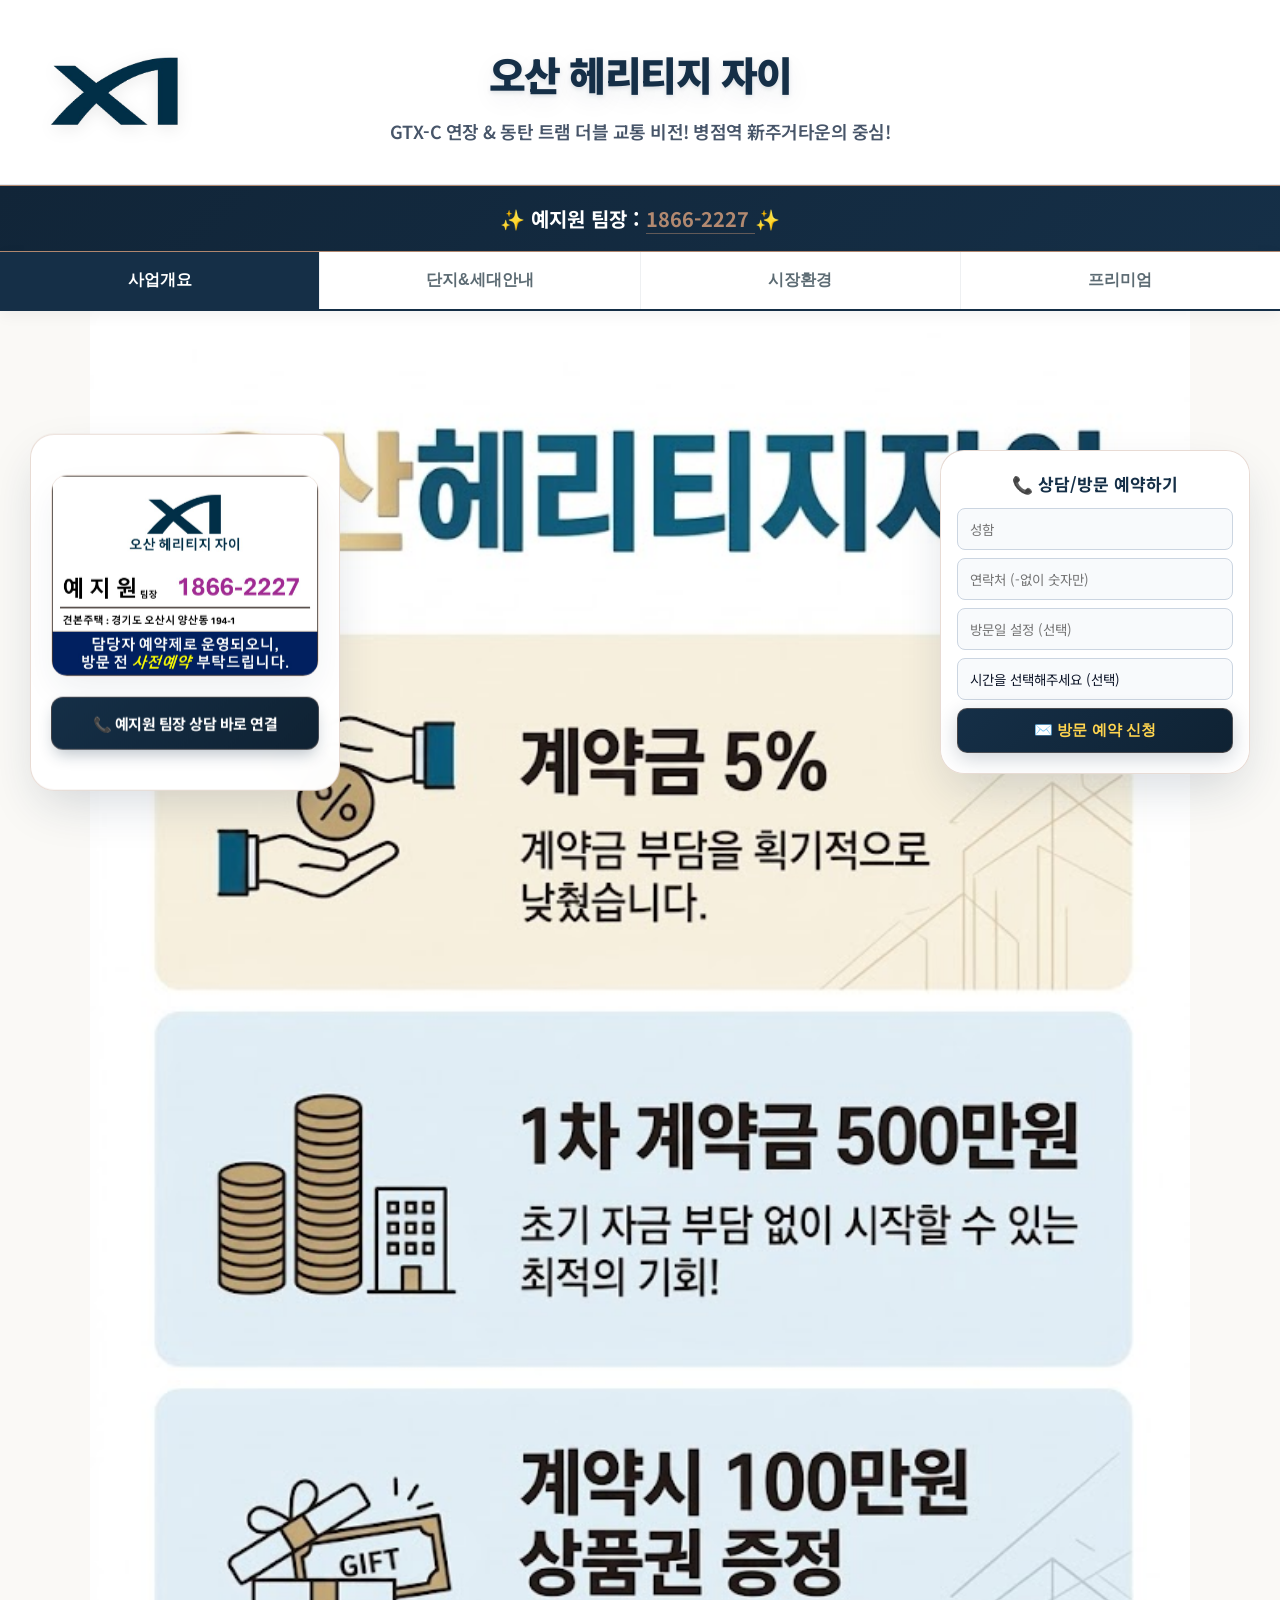
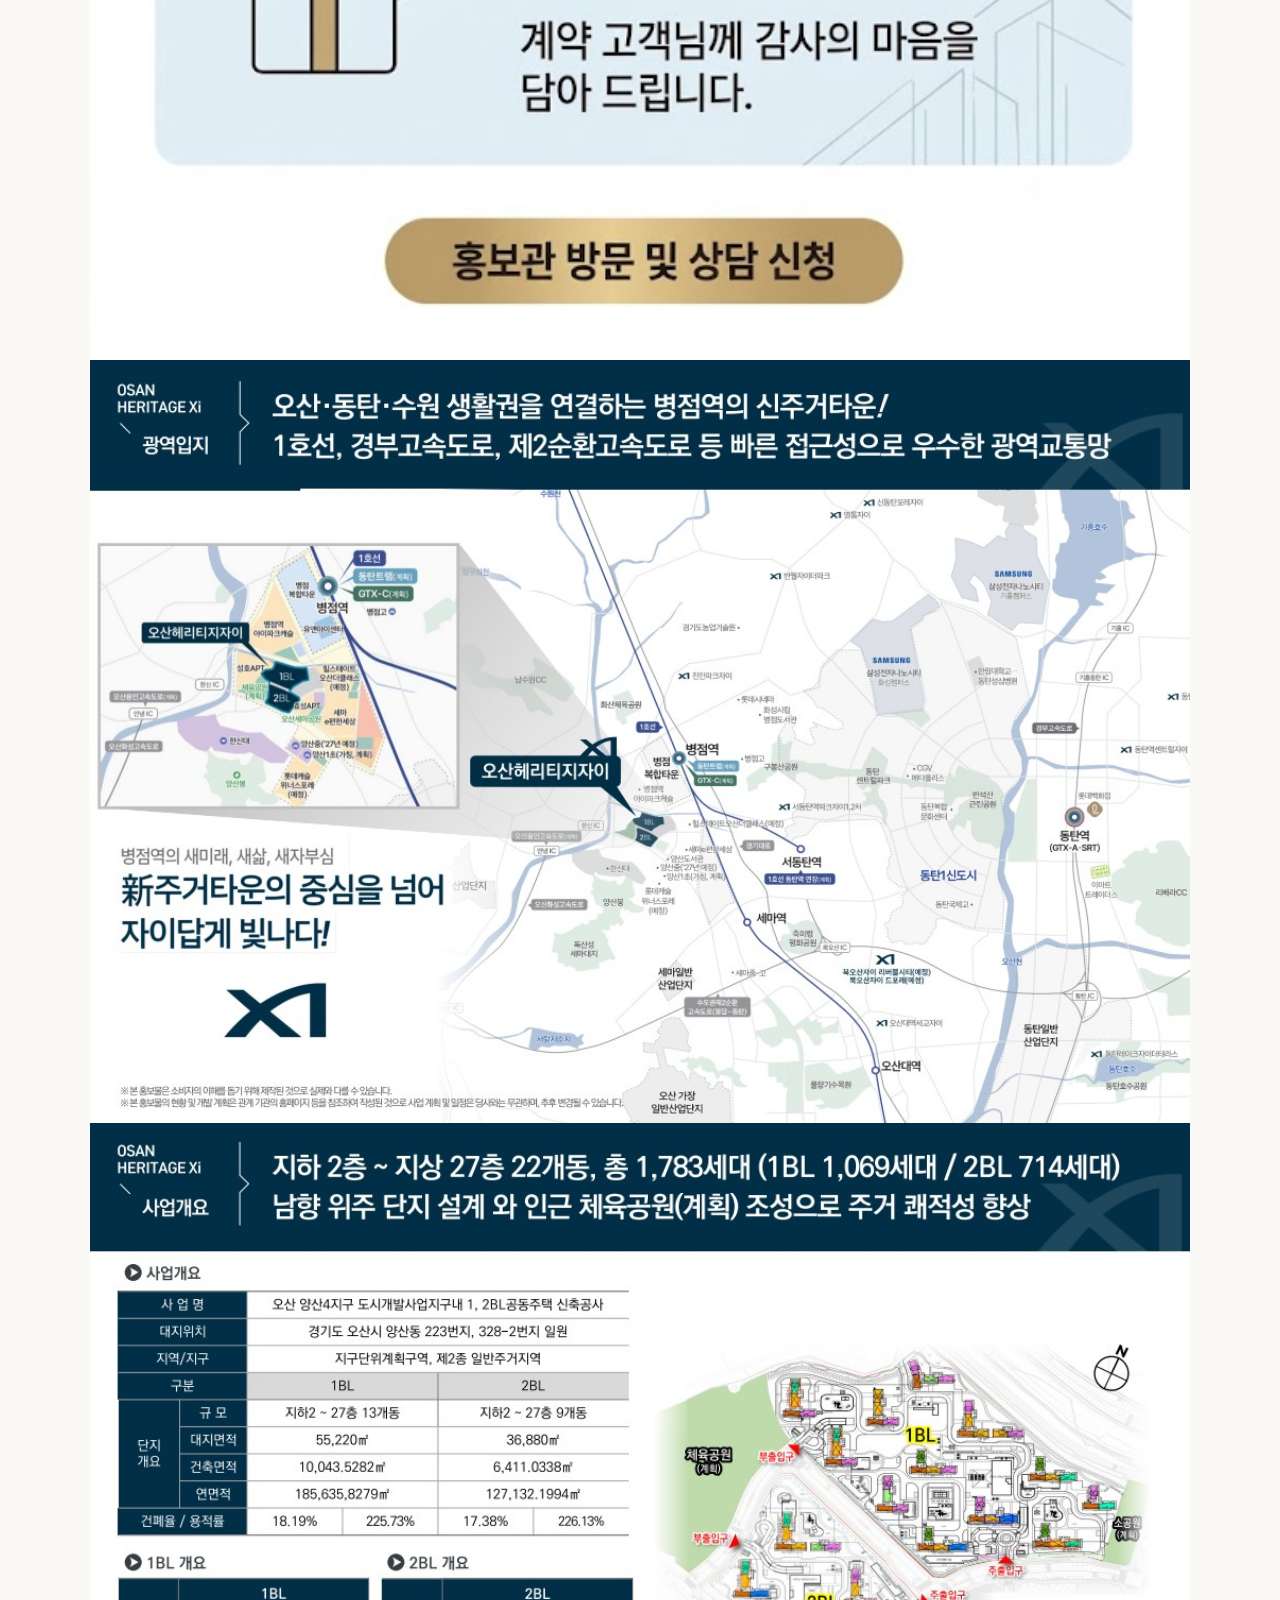
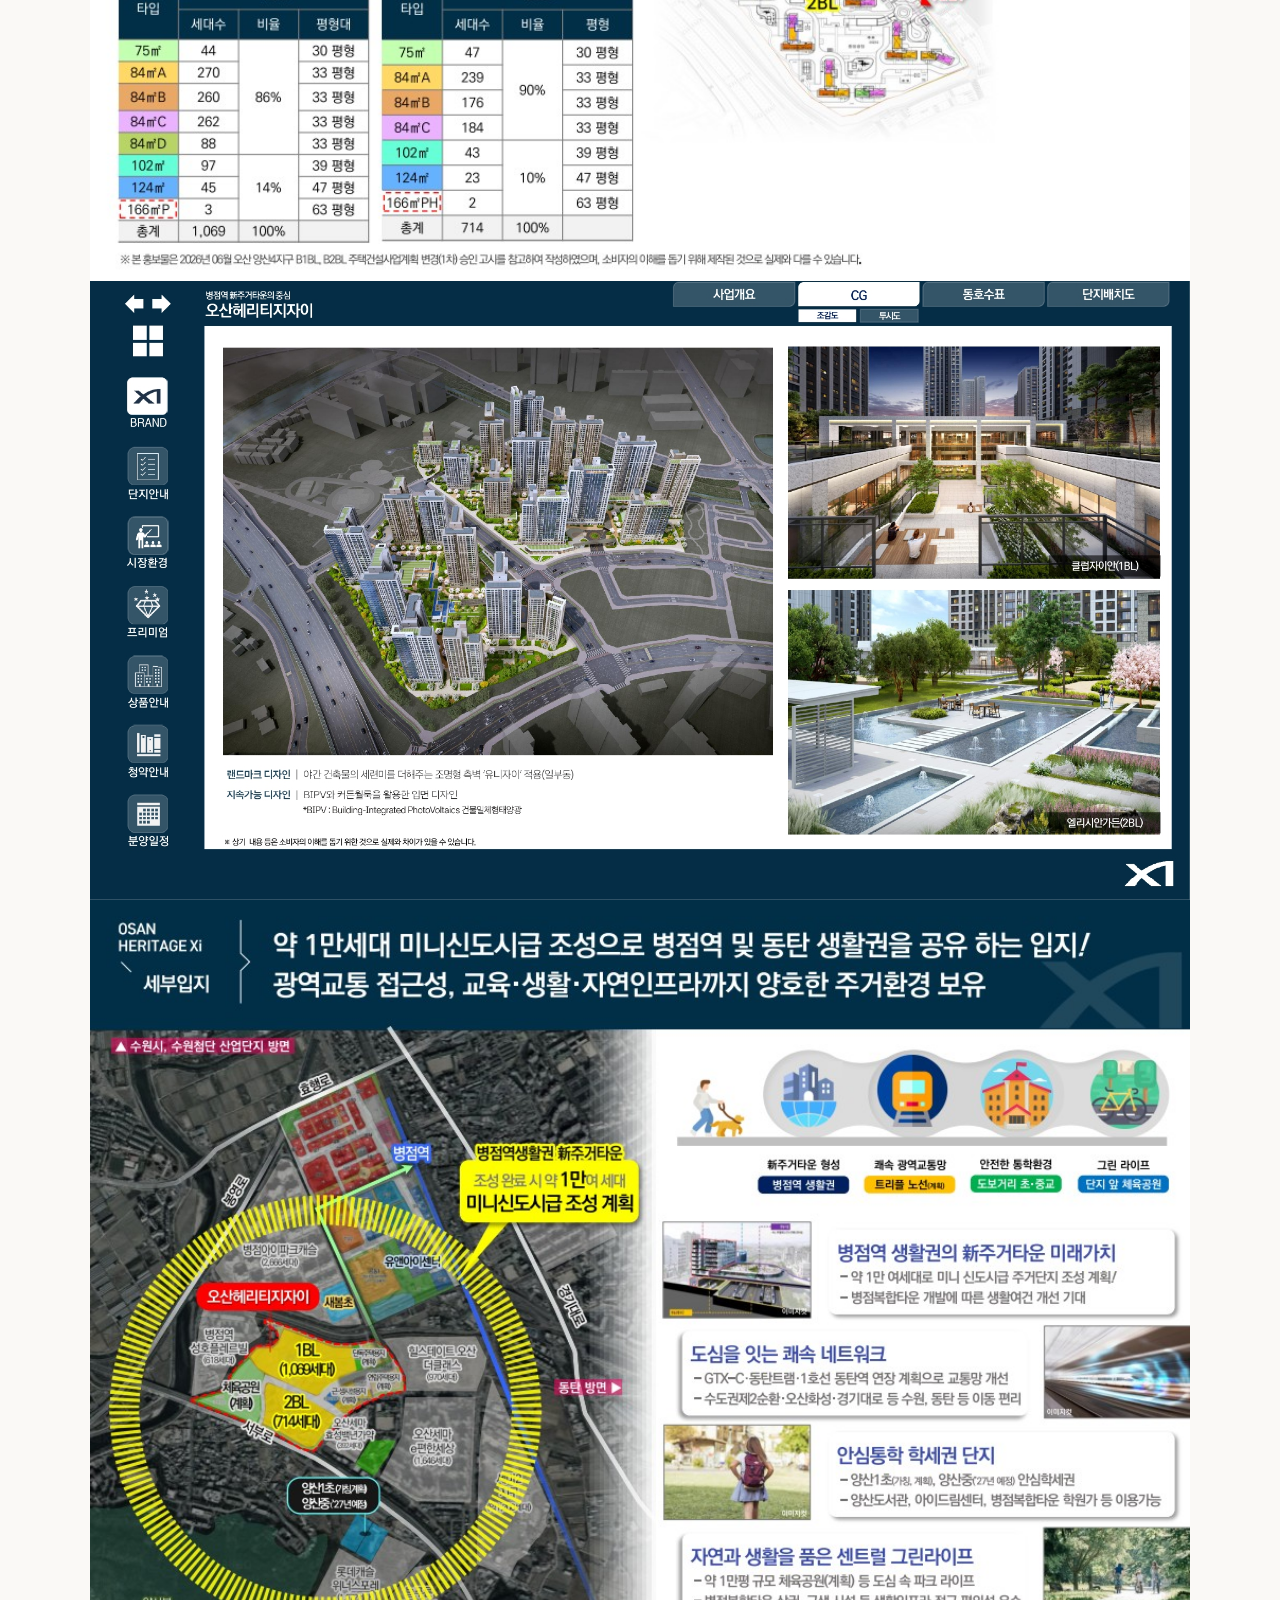
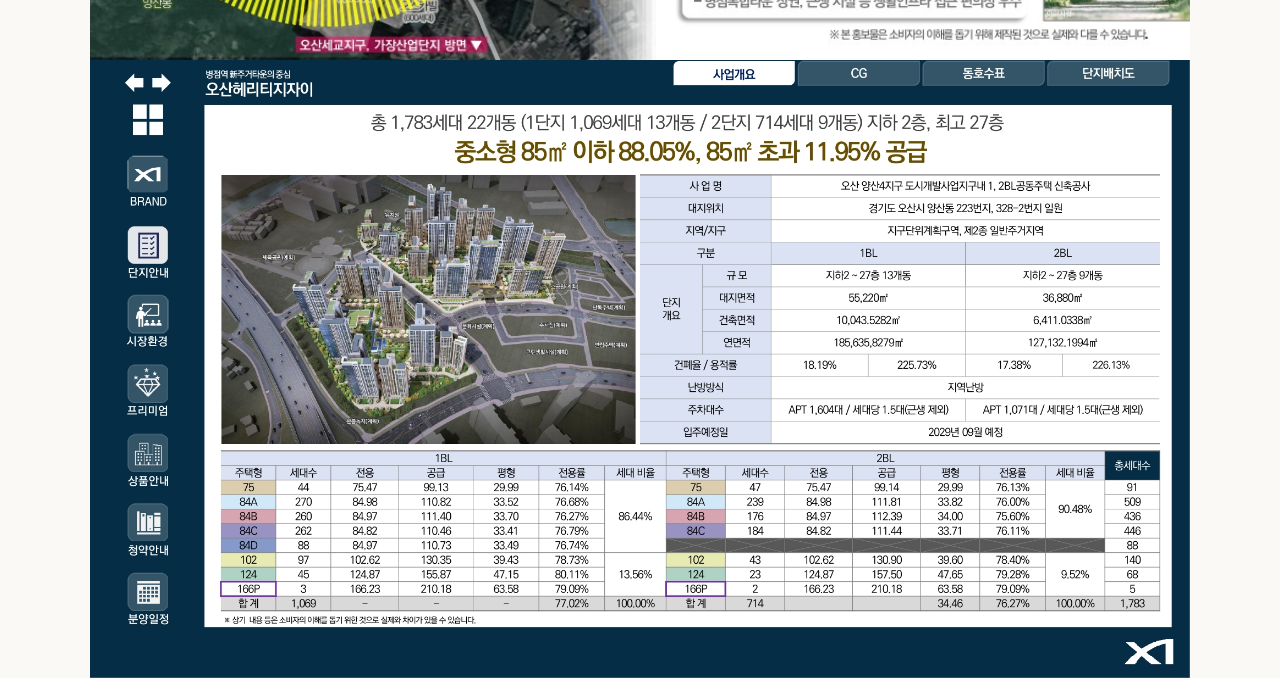
<file: YJW.html>
<!DOCTYPE html>
<html lang="ko">
<head>
    <script>
        // 전역 변수 선언
        const TEAM_LEADER_NAME = "예지원";
        const TEAM_LEADER_PHONE = "1866-2227";
    </script>
    
    <meta property="og:type" content="website">
    <meta property="og:title" content="오산헤리티지자이 - 예지원 팀장">
    <meta property="og:description" content="GTX-C 연장 & 동탄 트램 더블 교통 비전! 병점역 新주거타운의 중심!">
    <meta property="og:image" content="https://star13535.github.io/OsanHeritageXI/img/YJW.jpg">    
    <meta charset="UTF-8">
    <meta name="viewport" content="width=device-width, initial-scale=1.0, maximum-scale=1.0, user-scalable=no">
    
    <title>오산헤리티지자이 - 예지원 팀장</title>
    
    <link rel="icon" href="img/logo.png" type="image/jpg">
    <link href="https://fonts.googleapis.com/css2?family=Noto+Sans+KR:wght@400;500;700;900&family=Outfit:wght@700;800&display=swap" rel="stylesheet">

    <style>
        /* [0. 전역 기본 설정 및 가로 스크롤 방지] */
        *, *::before, *::after { 
            box-sizing: border-box; 
        }
        html, body { 
            margin: 0; 
            padding: 0; 
            width: 100%; 
            overflow-x: hidden; 
        }
        body { 
            font-family: 'Noto Sans KR', sans-serif; 
            background-color: #faf9f6; 
            color: #152232; 
            text-align: center; 
            -webkit-font-smoothing: antialiased;
        }
        img { width: 100%; height: auto; display: block; vertical-align: middle; }

        :root {
            --top-navy: #152f47;
            --top-gold: #b28970;
            --top-border-gold: rgba(178, 137, 112, 0.35);
            --top-border-light: rgba(21, 47, 71, 0.09);
            --top-radius-md: 14px;
            --top-radius-lg: 20px;
        }

        /* [1. 명함 카드] */
        .business-card { 
            width: 100%; 
            background: #fff; 
            padding: 40px 20px; 
            border-bottom: 1px solid #eef0f2; 
        }
        .card-container { width: 100%; max-width: 330px; margin: 0 auto; }
        .card-container img { 
            border-radius: 16px; 
            border: 1px solid rgba(178, 137, 112, 0.25); 
            box-shadow: 0 15px 35px -5px rgba(21, 47, 71, 0.08); 
            transition: transform 0.3s;
        }
        .card-container img:hover { transform: translateY(-4px); }
        .card-btn-call { 
            display: block; 
            margin-top: 20px; 
            padding: 15px 0; 
            background: linear-gradient(135deg, #152f47, #0f2233); 
            color: #fff; 
            text-decoration: none; 
            border-radius: 12px; 
            font-size: 15px; 
            font-weight: 700; 
            letter-spacing: -0.5px;
            box-shadow: 0 8px 16px -4px rgba(21, 47, 71, 0.3);
            border: 1px solid rgba(178, 137, 112, 0.3); 
            transition: all 0.3s;
        }
        .card-btn-call:hover {
            background: linear-gradient(135deg, #b28970, #96715b); 
            border-color: #96715b;
            transform: translateY(-2px);
        }

        /* [2. 방문 상담 예약 폼] */
        .reservation-card {
            width: 100%;
            max-width: 900px;
            margin: 40px auto;
            padding: 0 20px;
        }

        .reserve-form-card {
            background: #ffffff;
            border: 1.5px solid var(--top-border-gold);
            border-radius: var(--top-radius-lg);
            display: grid;
            grid-template-columns: 1fr 1.3fr;
            box-shadow: 0 15px 45px rgba(21, 47, 71, 0.1);
            overflow: hidden;
            text-align: left;
        }

        .reserve-left-info {
            background: linear-gradient(180deg, #152f47 0%, #0f2233 100%);
            border-right: 1px solid var(--top-border-light);
            padding: 40px 30px;
            display: flex;
            flex-direction: column;
            justify-content: center;
            align-items: center;
            color: #ffffff;
        }

        .official-card-showcase {
            width: 100%;
            max-width: 320px;
            background: rgba(255, 255, 255, 0.08);
            border: 1.5px solid rgba(255, 213, 79, 0.45);
            border-radius: var(--top-radius-md);
            padding: 22px;
            display: flex;
            flex-direction: column;
            gap: 12px;
            box-shadow: 0 14px 40px rgba(0, 0, 0, 0.35);
            backdrop-filter: blur(10px);
        }

        .ocs-top-bar {
            display: flex;
            align-items: center;
            justify-content: space-between;
        }

        .ocs-badge {
            font-size: 12px;
            font-weight: 800;
            color: #152f47;
            background: linear-gradient(135deg, #ffd54f, #e5c06e);
            padding: 4px 12px;
            border-radius: 20px;
        }

        .ocs-sub {
            font-size: 12px;
            color: rgba(255, 255, 255, 0.85);
            font-weight: 600;
        }

        .ocs-card-img {
            width: 100%;
            border-radius: 8px;
            border: 1.5px solid rgba(255, 255, 255, 0.2);
        }

        .ocs-caution-txt {
            font-size: 12px;
            color: #e2e8f0;
            line-height: 1.55;
            background: rgba(15, 23, 42, 0.6);
            padding: 10px 12px;
            border-radius: 6px;
            border-left: 3px solid #ffd54f;
            margin: 0;
        }

        .ocs-caution-txt strong { color: #ffd54f; }

        .reserve-right-form {
            padding: 40px 32px;
            background: #ffffff;
            display: flex;
            flex-direction: column;
            justify-content: center;
        }

        .vip-modern-form {
            display: flex;
            flex-direction: column;
            gap: 16px;
        }

        .form-row-2 {
            display: grid;
            grid-template-columns: 1fr 1fr;
            gap: 14px;
        }

        .form-field {
            display: flex;
            flex-direction: column;
            gap: 6px;
        }

        .form-field label {
            font-size: 13.5px;
            font-weight: 700;
            color: var(--top-navy);
        }

        .form-field label .req { color: #e11d48; }

        .form-field input,
        .form-field select,
        .form-field textarea {
            width: 100% !important;
            max-width: 100% !important;
            box-sizing: border-box !important;
            padding: 13px 14px;
            border: 1.5px solid #cbd5e1;
            border-radius: 8px;
            font-size: 14px;
            font-family: inherit;
            color: #0f172a;
            background: #f8fafc;
            outline: none;
            transition: border-color 0.2s, background 0.2s;
            -webkit-appearance: none;
            appearance: none;
        }

        .form-field textarea {
            resize: vertical;
            min-height: 80px;
        }
        
        /* 날짜 커스텀 선택창 스타일 */
        .form-field input[type="date"] {
            width: 100% !important;
            box-sizing: border-box !important;
            position: relative;
            background-image: url('data:image/svg+xml;utf8,<svg xmlns="http://www.w3.org/2000/svg" width="20" height="20" viewBox="0 0 24 24" fill="none" stroke="%23152f47" stroke-width="2" stroke-linecap="round" stroke-linejoin="round"><rect x="3" y="4" width="18" height="18" rx="2" ry="2"/><line x1="16" y1="2" x2="16" y2="6"/><line x1="8" y1="2" x2="8" y2="6"/><line x1="3" y1="10" x2="21" y2="10"/></svg>');
            background-repeat: no-repeat;
            background-position: right 14px center;
            background-size: 18px 18px;
            padding-right: 40px !important;
            color: #94a3b8; /* 날짜 선택 전 Placeholder 색상 */
        }

        /* 날짜가 선택되었을 때 글자 색상을 어둡게 변경 */
        .form-field input[type="date"].has-value,
        #pcResCard input[type="date"].has-value {
            color: #0f172a !important;
        }

        /* PC 카드 날짜 커스텀 */
        #pcResCard input[type="date"] {
            color: #94a3b8;
        }

        .form-field input:focus,
        .form-field select:focus,
        .form-field textarea:focus {
            border-color: var(--top-gold);
            background: #ffffff;
            box-shadow: 0 0 0 3px rgba(178, 137, 112, 0.18);
        }

        .btn-submit-vip {
            background: linear-gradient(135deg, #152f47, #0f2233);
            color: #ffd54f !important;
            border: 1.5px solid var(--top-border-gold);
            padding: 16px;
            border-radius: 10px;
            font-size: 16px;
            font-weight: 900;
            cursor: pointer;
            box-shadow: 0 6px 20px rgba(21, 47, 71, 0.3);
            transition: transform 0.2s, box-shadow 0.2s;
            display: flex;
            align-items: center;
            justify-content: center;
            gap: 10px;
            margin-top: 6px;
            width: 100%;
        }

        .btn-submit-vip:hover {
            background: linear-gradient(135deg, #b28970, #96715b);
            color: #ffffff !important;
            transform: translateY(-2px);
        }

        .form-safe-guard {
            font-size: 12px;
            color: #64748b;
            text-align: center;
            margin: 6px 0 0;
            line-height: 1.5;
        }

        /* [3. 타이틀, 배너 및 탭 메뉴] */
        .main-title { 
            background: #ffffff !important; /* 순백색 단색 고정 */
            padding: 50px 20px 40px; 
            position: relative; 
            display: flex; 
            align-items: center; 
            justify-content: center; 
            min-height: 160px; 
            border-bottom: 1px solid #e2e8f0;
        }
        
        .main-title .inner-logo { 
            display: none; 
        }

        .main-title .title-text {
            display: flex;
            flex-direction: column;
            align-items: center;
            gap: 14px;
        }

        /* 메인 제목 : 입체 텍스트 그림자 */
        .main-title h2 { 
            font-size: 40px !important; 
            font-weight: 900 !important; 
            color: #152f47 !important; 
            letter-spacing: -1.5px !important; 
            line-height: 1.2 !important; 
            word-break: keep-all !important; 
            margin: 0 !important;
            padding: 0 !important;
            text-shadow: 0 2px 4px rgba(21, 47, 71, 0.12), 0 8px 24px rgba(21, 47, 71, 0.08) !important;
        }

        /* 부제목 : 배경 박스 제거 및 깔끔한 텍스트 처리 */
        .main-title p { 
            font-size: 18px !important; 
            color: #475569 !important; 
            margin: 6px 0 0 0 !important; 
            padding: 0 !important;
            word-break: keep-all !important; 
            font-weight: 600 !important; 
            letter-spacing: -0.5px !important;
            background: none !important;
            border: none !important;
            box-shadow: none !important;
            border-radius: 0 !important;
        }

        /* 띠 배너 */
        .point-banner { 
            background: linear-gradient(135deg, #112538, #152f47); 
            color: #fff; 
            padding: 18px 10px; 
            font-size: 20px; 
            font-weight: 700; 
            border-top: 1px solid #b28970; 
            border-bottom: 1px solid #b28970; 
            box-shadow: 0 4px 12px rgba(0,0,0,0.15);
            animation: bannerPulse 3s infinite ease-in-out; 
        }
        .point-banner a { color: #b28970; text-decoration: none; border-bottom: 1px solid rgba(178, 137, 112, 0.5); }
        @keyframes bannerPulse { 
            0%, 100% { background-color: #112538; } 
            50% { background-color: #152f47; } 
        }

        /* 탭 메뉴 */
        .tab-menu { 
            display: flex !important; 
            flex-wrap: nowrap !important; 
            justify-content: center !important; 
            background: #fff !important; 
            position: sticky !important; 
            top: 0 !important; 
            z-index: 2000 !important; 
            border-bottom: 2px solid #152f47 !important; 
            width: 100% !important;
            margin: 0 !important;
            padding: 0 !important;
            box-shadow: 0 4px 15px rgba(0, 0, 0, 0.05) !important;
        }
        .tab-btn { 
            flex: 1 !important; 
            min-width: 0 !important; 
            padding: 18px 5px !important; 
            border: none !important; 
            background: #fff !important; 
            font-size: 16px !important; 
            font-weight: 600 !important; 
            color: #5c6b73 !important; 
            cursor: pointer !important; 
            border-right: 1px solid #eef0f2 !important; 
            border-radius: 0 !important;
            margin: 0 !important;
            transition: background 0.2s, color 0.2s !important;
        }
        .tab-btn:last-child { border-right: none !important; }
        .tab-btn.active { background: #152f47 !important; color: #fff !important; font-weight: 700 !important; }

        .tab-content { display: none; width: 100%; max-width: 1100px; margin: 0 auto; background: #fff; }
        .tab-content.active { display: block !important; }

        .view-mode-selector { 
            display: flex; 
            background: #f1f3f5; 
            padding: 12px; 
            position: sticky; 
            top: 55px; 
            z-index: 1500; 
            border-bottom: 1px solid #e2e6ea; 
        }
        .mode-btn { 
            flex: 1; padding: 12px; border: none; background: #e2e6ea; 
            font-weight: 700; color: #5c6b73; cursor: pointer; border-radius: 8px; margin: 0 5px; 
        }
        .mode-btn.active { background: #152f47; color: #fff; }
        .mode-content, .sub-tab-content { display: none; }
        .mode-content.active, .sub-tab-content.active { display: block !important; }

        .size-filter, .type-group.active { position: sticky; top: 130px; z-index: 1000; background: #fff; border-bottom: 1px solid #eef0f2; }
        .swipe-hint-text { display: none; font-size: 11px; color: #b28970; margin-top: 15px; text-align: center; font-weight: 700; }
        
        .size-filter { display: flex; gap: 8px; padding: 16px 12px 24px; overflow-x: auto; }
        .filter-btn, .sub-tab-btn { flex: 0 0 auto; min-width: 95px; padding: 10px 18px; border: 1px solid #152f47; background: #fff; color: #152f47; border-radius: 30px; font-weight: 700; font-size: 13px; cursor: pointer; }
        .filter-btn.active, .sub-tab-btn.active { background: #152f47 !important; color: #fff !important; }
        .type-group { display: none; padding: 18px 10px; text-align: center; }
        #num-view .type-group.active { display: block !important; }
        .sub-tab-menu { display: flex; justify-content: center; gap: 8px; flex-wrap: wrap; } 

        /* [4. PC 고정 카드 및 반응형 제어] */
        @media (min-width: 1024px) {
            .size-filter { justify-content: center; }
            
            .business-card, #pcResCard { 
                position: fixed !important; 
                top: 68% !important;
                transform: translateY(-50%) !important; 
                width: 310px; 
                z-index: 2500 !important; 
                border: 1px solid rgba(178, 137, 112, 0.3); 
                border-radius: 24px; 
                background: rgba(255, 255, 255, 0.98); 
                backdrop-filter: blur(10px); 
                box-shadow: 0 20px 50px -10px rgba(21, 47, 71, 0.18); 
                transition: top 0.4s cubic-bezier(0.25, 1, 0.5, 1); 
                
                max-height: calc(100vh - 80px);
                overflow-y: auto;
            }
            
            .business-card { left: 30px; }
            #pcResCard { right: 30px; padding: 0; }
            
            .business-card.scrolled, #pcResCard.scrolled { 
                top: 50% !important; 
            }

            .business-card::-webkit-scrollbar,
            #pcResCard::-webkit-scrollbar {
                width: 4px;
            }
            .business-card::-webkit-scrollbar-thumb,
            #pcResCard::-webkit-scrollbar-thumb {
                background: var(--top-gold);
                border-radius: 4px;
            }

            #pcResCard .res-container {
                padding: 20px 16px !important;
                background: #ffffff !important;
                border-radius: 24px !important;
            }
            #pcResCard h3 {
                color: #152f47 !important;
                font-size: 17px !important;
                margin-top: 0 !important;
                margin-bottom: 12px !important;
            }
            #pcResCard .res-input {
                width: 100% !important;
                padding: 10px 12px !important;
                margin-bottom: 8px !important;
                border: 1.5px solid #cbd5e1 !important;
                border-radius: 8px !important;
                font-size: 13.5px !important;
                font-family: inherit !important;
                color: #0f172a !important;
                background: #f8fafc !important;
                outline: none !important;
                box-sizing: border-box !important;
                display: block !important;
                -webkit-appearance: none;
                appearance: none;
            }
            #pcResCard textarea.res-input {
                resize: vertical;
                min-height: 55px;
            }
            #pcResCard .res-input:focus {
                border-color: #b28970 !important;
                background: #ffffff !important;
                box-shadow: 0 0 0 3px rgba(178, 137, 112, 0.18) !important;
            }
            #pcResCard .res-btn {
                width: 100% !important;
                padding: 12px !important;
                background: linear-gradient(135deg, #152f47, #0f2233) !important;
                color: #ffd54f !important;
                border: 1.5px solid rgba(178, 137, 112, 0.35) !important;
                border-radius: 10px !important;
                font-size: 15px !important;
                font-weight: 800 !important;
                cursor: pointer !important;
                box-shadow: 0 6px 20px rgba(21, 47, 71, 0.2) !important;
                transition: transform 0.2s, background 0.2s !important;
            }
            #pcResCard .res-btn:hover {
                background: linear-gradient(135deg, #b28970, #96715b) !important;
                color: #ffffff !important;
                transform: translateY(-2px) !important;
            }

            .main-title .inner-logo { 
                display: block; 
                position: absolute; 
                left: 50px; 
                top: 50%; 
                transform: translateY(-50%); 
                height: 70px; 
                filter: drop-shadow(0 4px 8px rgba(0, 0, 0, 0.08));
            }
            .main-title .inner-logo img { 
                height: 100%; 
                width: auto; 
                mix-blend-mode: multiply; /* 흰색 배경 제거 속성 추가 */
            }
            .mobile-res-only { display: none; }
        }

        @media (max-width: 1023px) {
            .swipe-hint-text { display: block; }
            #pcResCard { display: none; }
            .reserve-form-card { grid-template-columns: 1fr; }
            .reserve-left-info { border-right: none; border-bottom: 1px solid var(--top-border-light); padding: 30px 20px; }
            .reserve-right-form { padding: 30px 20px; }
            .form-row-2 { grid-template-columns: 1fr; }
        }

        @media (max-width: 768px) {
            .main-title { padding: 35px 15px 30px; }
            .main-title h2 { font-size: 27px !important; }
            .main-title p { font-size: 13.5px !important; padding: 6px 14px !important; }
            .tab-btn { font-size: 14px !important; padding: 14px 2px !important; }
        }
    </style>
</head>
<body>
    <!-- PC 왼쪽 명함 카드 -->
    <div class="business-card" id="pcCard">
        <div class="card-container">
            <img src="img/YJW.jpg" alt="명함">
            <a href="#" class="card-btn-call set-phone-link">
                📞 <span class="set-name"></span> 팀장 상담 바로 연결
            </a>      
        </div>
    </div>

    <!-- PC 오른쪽 고정 방문 예약 카드 -->
    <div id="pcResCard">
        <div class="res-container">
            <h3>📞 상담/방문 예약하기</h3>
            <input type="text" id="pcName" class="res-input" placeholder="성함">
            <input type="tel" id="pcPhone" class="res-input" placeholder="연락처 (-없이 숫자만)">
            <input type="date" id="pcDate" class="res-input" data-placeholder="방문일 설정 (선택)" onfocus="this.type='date'" onblur="if(!this.value) this.type='text'" onchange="if(this.value) this.classList.add('has-value'); else this.classList.remove('has-value');">
            <select id="pcTime" class="res-input">
                <option value="">시간을 선택해주세요 (선택)</option>
                <option value="10:00~11:00">10:00~11:00</option>
                <option value="11:00~12:00">11:00~12:00</option>
                <option value="12:00~13:00">12:00~13:00</option>
                <option value="13:00~14:00">13:00~14:00</option>
                <option value="14:00~15:00">14:00~15:00</option>
                <option value="15:00~16:00">15:00~16:00</option>
                <option value="16:00~17:00">16:00~17:00</option>
                <option value="17:00~18:00">17:00~18:00</option>
            </select>
            <button class="res-btn" onclick="sendReservation('pcName', 'pcPhone', 'pcDate', 'pcTime', 'pcType', 'pcMemo')">✉️ 방문 예약 신청</button>
        </div>
    </div>

    <div class="main-title">
        <div class="inner-logo"><img src="img/logo.png" alt="자이 로고"></div>
        <div class="title-text">
            <h2>오산 헤리티지 자이</h2>
            <p>GTX-C 연장 & 동탄 트램 더블 교통 비전! 병점역 新주거타운의 중심!</p>
        </div>
    </div>
    
    <div class="point-banner">
        ✨ <span class="set-name"></span> 팀장 : 
        <a href="#" class="set-phone-link">
            <span class="set-phone-text"></span>
        </a> ✨
    </div>

    <div class="tab-menu">
        <button class="tab-btn active" onclick="openTab(event, 'tab1')">사업개요</button>
        <button class="tab-btn" onclick="openTab(event, 'tab2')">단지&세대안내</button>
        <button class="tab-btn" onclick="openTab(event, 'tab3')">시장환경</button>
        <button class="tab-btn" onclick="openTab(event, 'tab4')">프리미엄</button>
    </div>

    <!-- 탭 1 -->
    <div id="tab1" class="tab-content active">
        <img src="img/102.jpg"><img src="img/1.jpg"><img src="img/2.jpg"><img src="img/3.jpg"><img src="img/4.jpg"><img src="img/5.jpg">
        
        <div class="reservation-card mobile-res-only">
            <div class="reserve-form-card">
                <div class="reserve-left-info">
                    <div class="official-card-showcase">
                        <div class="ocs-top-bar">
                            <span class="ocs-badge">공식 분양관</span>
                            <span class="ocs-sub">방문예약 전용</span>
                        </div>
                        <img src="img/YJW.jpg" alt="예지원 팀장" class="ocs-card-img">
                        <p class="ocs-caution-txt">
                            <strong>※ 원활한 관람을 위해</strong><br>
                            방문 전 일시를 예약해주시면 대기 없이 우선 상담이 가능합니다.
                        </p>
                    </div>
                </div>
                <div class="reserve-right-form">
                    <div class="vip-modern-form">
                        <div class="form-row-2">
                            <div class="form-field">
                                <label>성함 <span class="req">*</span></label>
                                <input type="text" id="mName1" placeholder="성함을 입력하세요">
                            </div>
                            <div class="form-field">
                                <label>연락처 <span class="req">*</span></label>
                                <input type="tel" id="mPhone1" placeholder="010-0000-0000">
                            </div>
                        </div>
                        <div class="form-field">
                            <label>방문 희망 일시</label>
                            <input type="date" id="" data-placeholder="방문일 설정 (선택)" onchange="if(this.value) this.classList.add('has-value'); else this.classList.remove('has-value');">
                        </div>
                        <div class="form-field">
                            <label>방문 희망 시간</label>
                            <select id="mTime1">
                                <option value="">시간을 선택해주세요 (선택)</option>
                                <option value="10:00~11:00">10:00~11:00</option>
                                <option value="11:00~12:00">11:00~12:00</option>
                                <option value="12:00~13:00">12:00~13:00</option>
                                <option value="13:00~14:00">13:00~14:00</option>
                                <option value="14:00~15:00">14:00~15:00</option>
                                <option value="15:00~16:00">15:00~16:00</option>
                                <option value="16:00~17:00">16:00~17:00</option>
                                <option value="17:00~18:00">17:00~18:00</option>
                            </select>
                        </div>
                        <button type="button" class="btn-submit-vip" onclick="sendReservation('mName1', 'mPhone1', 'mDate1', 'mTime1', 'mType1', 'mMemo1')">방문 예약 신청하기</button>
                        <p class="form-safe-guard">※ 개인정보는 예약 확인 목적으로만 사용됩니다.</p>
                    </div>
                </div>
            </div>
        </div>
    </div>

    <!-- 탭 2 -->
    <div id="tab2" class="tab-content">
        <div class="view-mode-selector">
            <button class="mode-btn active" onclick="changeViewMode(event, 'num-view')">동호수표</button>
            <button class="mode-btn" onclick="changeViewMode(event, '1BL-view')">🏠 1BL</button>
            <button class="mode-btn" onclick="changeViewMode(event, '2BL-view')">🏠 2BL</button>
        </div>
        
        <div id="num-view" class="mode-content active">
            <div class="type-group active">
                <div class="sub-tab-menu">
                    <button class="sub-tab-btn active" onclick="openSubTab(event, 'num1', 'num-view')">1BL</button>
                    <button class="sub-tab-btn" onclick="openSubTab(event, 'num2', 'num-view')">2BL</button>
                </div>
            </div>
            <div id="num1" class="sub-tab-content active"><img src="img/6.jpg"></div>
            <div id="num2" class="sub-tab-content"><img src="img/7.jpg"></div>
        </div>
        
        <div id="1BL-view" class="mode-content">
            <div class="swipe-hint-text">↔ 좌우로 밀어서 모든 타입을 확인해보세요</div>
            <div class="size-filter">
                <button class="filter-btn active" onclick="filterSize(event, 'size75')">75</button>
                <button class="filter-btn" onclick="filterSize(event, 'size84ABCD')">84A~D</button>
                <button class="filter-btn" onclick="filterSize(event, 'size102')">102</button>
                <button class="filter-btn" onclick="filterSize(event, 'size104')">104</button>
                <button class="filter-btn" onclick="filterSize(event, 'size166')">166PH</button>
                <button class="filter-btn" onclick="filterSize(event, 'clubxian')">CLUB XIAN</button>
                <button class="filter-btn" onclick="filterSize(event, 'clubcloud')">CLUB CLOUD</button>
            </div>

            <div id="size75" class="type-group active">
                <div class="sub-tab-menu"><button class="sub-tab-btn active" onclick="openSubTab(event, 'type75', '1BL-view')">75㎡ 보기</button></div>
            </div>
            <div id="size84ABCD" class="type-group">
                <div class="sub-tab-menu"><button class="sub-tab-btn" onclick="openSubTab(event, 'type84ABCD', '1BL-view')">84㎡A~D 보기</button></div>
            </div>
            <div id="size102" class="type-group">
                <div class="sub-tab-menu"><button class="sub-tab-btn" onclick="openSubTab(event, 'type102', '1BL-view')">102㎡ 보기</button></div>
            </div>
            <div id="size104" class="type-group">
                <div class="sub-tab-menu"><button class="sub-tab-btn" onclick="openSubTab(event, 'type104', '1BL-view')">104㎡ 보기</button></div>
            </div>
            <div id="size166" class="type-group">
                <div class="sub-tab-menu"><button class="sub-tab-btn" onclick="openSubTab(event, 'type166', '1BL-view')">166㎡ PH 보기</button></div>
            </div>
            <div id="clubxian" class="type-group">
                <div class="sub-tab-menu"><button class="sub-tab-btn" onclick="openSubTab(event, 'typeclub', '1BL-view')">CLUB XIAN 보기</button></div>
            </div>
            <div id="clubcloud" class="type-group">
                <div class="sub-tab-menu"><button class="sub-tab-btn" onclick="openSubTab(event, 'typecloud', '1BL-view')">CLUB CLOUD 보기</button></div>
            </div>

            <div id="type75" class="sub-tab-content active"><img src="img/22.jpg"></div>
            <div id="type84ABCD" class="sub-tab-content"><img src="img/23.jpg"><img src="img/24.jpg"><img src="img/25.jpg"><img src="img/26.jpg"></div>
            <div id="type102" class="sub-tab-content"><img src="img/27.jpg"></div>
            <div id="type104" class="sub-tab-content"><img src="img/28.jpg"></div>
            <div id="type166" class="sub-tab-content"><img src="img/29.jpg"></div>
            <div id="typeclub" class="sub-tab-content"><img src="img/37.jpg"></div>
            <div id="typecloud" class="sub-tab-content"><img src="img/39.jpg"></div>
        </div>
        
        <div id="2BL-view" class="mode-content">
            <div class="swipe-hint-text">↔ 좌우로 밀어서 모든 타입을 확인해보세요</div>
            <div class="size-filter">
                <button class="filter-btn active" onclick="filterSize(event, '2size75')">75</button>
                <button class="filter-btn" onclick="filterSize(event, '2size84ABCD')">84A~C</button>
                <button class="filter-btn" onclick="filterSize(event, '2size102')">102</button>
                <button class="filter-btn" onclick="filterSize(event, '2size104')">104</button>
                <button class="filter-btn" onclick="filterSize(event, '2size166')">166PH</button>
                <button class="filter-btn" onclick="filterSize(event, '2clubxian')">CLUB XIAN</button>
                <button class="filter-btn" onclick="filterSize(event, '2clubcloud')">CLUB CLOUD</button>
            </div>

            <div id="2size75" class="type-group active">
                <div class="sub-tab-menu"><button class="sub-tab-btn active" onclick="openSubTab(event, '2type75', '2BL-view')">75㎡ 보기</button></div>
            </div>
            <div id="2size84ABCD" class="type-group">
                <div class="sub-tab-menu"><button class="sub-tab-btn" onclick="openSubTab(event, '2type84ABCD', '2BL-view')">84㎡A~C 보기</button></div>
            </div>
            <div id="2size102" class="type-group">
                <div class="sub-tab-menu"><button class="sub-tab-btn" onclick="openSubTab(event, '2type102', '2BL-view')">102㎡ 보기</button></div>
            </div>
            <div id="2size104" class="type-group">
                <div class="sub-tab-menu"><button class="sub-tab-btn" onclick="openSubTab(event, '2type104', '2BL-view')">104㎡ 보기</button></div>
            </div>
            <div id="2size166" class="type-group">
                <div class="sub-tab-menu"><button class="sub-tab-btn" onclick="openSubTab(event, '2type166', '2BL-view')">166㎡ PH 보기</button></div>
            </div>
            <div id="2clubxian" class="type-group">
                <div class="sub-tab-menu"><button class="sub-tab-btn" onclick="openSubTab(event, '2typeclub', '2BL-view')">CLUB XIAN 보기</button></div>
            </div>
            <div id="2clubcloud" class="type-group">
                <div class="sub-tab-menu"><button class="sub-tab-btn" onclick="openSubTab(event, '2typeclubcloud', '2BL-view')">CLUB CLOUD 보기</button></div>
            </div>
            
            <div id="2type75" class="sub-tab-content active"><img src="img/30.jpg"></div>
            <div id="2type84ABCD" class="sub-tab-content"><img src="img/31.jpg"><img src="img/32.jpg"><img src="img/33.jpg"></div>
            <div id="2type102" class="sub-tab-content"><img src="img/34.jpg"></div>
            <div id="2type104" class="sub-tab-content"><img src="img/35.jpg"></div>
            <div id="2type166" class="sub-tab-content"><img src="img/36.jpg"></div>
            <div id="2typeclub" class="sub-tab-content"><img src="img/38.jpg"></div>
            <div id="2typeclubcloud" class="sub-tab-content"><img src="img/39.jpg"></div>
        </div>
    </div>

    <!-- 탭 3 -->
    <div id="tab3" class="tab-content">
        <img src="img/9.jpg"><img src="img/10.jpg">
    </div>

    <!-- 탭 4 -->
    <div id="tab4" class="tab-content">
        <img src="img/100.jpg"><img src="img/101.jpg"><img src="img/12.jpg"><img src="img/13.jpg"><img src="img/14.jpg"><img src="img/15.jpg"><img src="img/17.jpg"><img src="img/18.jpg"><img src="img/21.jpg">
        <div class="reservation-card mobile-res-only">
            <div class="reserve-form-card">
                <div class="reserve-left-info">
                    <div class="official-card-showcase">
                        <div class="ocs-top-bar">
                            <span class="ocs-badge">공식 분양관</span>
                            <span class="ocs-sub">방문예약 전용</span>
                        </div>
                        <img src="img/YJW.jpg" alt="예지원 팀장" class="ocs-card-img">
                        <p class="ocs-caution-txt">
                            <strong>※ 원활한 관람을 위해</strong><br>
                            방문 전 일시를 예약해주시면 대기 없이 우선 상담이 가능합니다.
                        </p>
                    </div>
                </div>
                <div class="reserve-right-form">
                    <div class="vip-modern-form">
                        <div class="form-row-2">
                            <div class="form-field">
                                <label>성함 <span class="req">*</span></label>
                                <input type="text" id="mName5" placeholder="성함을 입력하세요">
                            </div>
                            <div class="form-field">
                                <label>연락처 <span class="req">*</span></label>
                                <input type="tel" id="mPhone5" placeholder="010-0000-0000">
                            </div>
                        </div>
                        <div class="form-field">
                            <label>방문 희망 일시</label>
                            <input type="date" id="mDate5" data-placeholder="방문일 설정 (선택)" onchange="if(this.value) this.classList.add('has-value'); else this.classList.remove('has-value');">
                        </div>
                        <div class="form-field">
                            <label>방문 희망 시간</label>
                            <select id="mTime5">
                                <option value="">시간을 선택해주세요 (선택)</option>
                                <option value="10:00~11:00">10:00~11:00</option>
                                <option value="11:00~12:00">11:00~12:00</option>
                                <option value="12:00~13:00">12:00~13:00</option>
                                <option value="13:00~14:00">13:00~14:00</option>
                                <option value="14:00~15:00">14:00~15:00</option>
                                <option value="15:00~16:00">15:00~16:00</option>
                                <option value="16:00~17:00">16:00~17:00</option>
                                <option value="17:00~18:00">17:00~18:00</option>
                            </select>
                        </div>
                        <button type="button" class="btn-submit-vip" onclick="sendReservation('mName5', 'mPhone5', 'mDate5', 'mTime5', 'mType5', 'mMemo5')">방문 예약 신청하기</button>
                        <p class="form-safe-guard">※ 개인정보는 예약 확인 목적으로만 사용됩니다.</p>
                    </div>
                </div>
            </div>
        </div>
    </div>
    
    <script>
        window.addEventListener('DOMContentLoaded', function() {
            // 1. 초기 데이터 세팅
            const name = TEAM_LEADER_NAME;
            const phone = TEAM_LEADER_PHONE;
            const formatted = phone.replace(/(010|011|016|017|018|019)(\d{3,4})(\d{4})/, '$1-$2-$3');
        
            document.querySelectorAll('.set-name').forEach(el => el.innerText = name);
            document.querySelectorAll('.set-phone-text').forEach(el => el.innerText = formatted);
            document.querySelectorAll('.set-phone-link').forEach(el => el.href = "tel:" + phone);
            document.title = "오산 헤리티지자이 - " + name + " 팀장";

            document.querySelectorAll('input[type="date"]').forEach(function(input) {
                if (!input.value) {
                    input.type = 'text';
                    input.placeholder = input.getAttribute('data-placeholder') || '방문일 설정 (선택)';
                }
                
                input.addEventListener('focus', function() {
                    this.type = 'date';
                });
                
                input.addEventListener('blur', function() {
                    if (!this.value) {
                        this.type = 'text';
                        this.placeholder = this.getAttribute('data-placeholder') || '방문일 설정 (선택)';
                        this.classList.remove('has-value');
                    } else {
                        this.classList.add('has-value');
                    }
                });
            });
            
            // 2. 스크롤 및 고정 카드의 위치 제어 (PC용)
            window.addEventListener('scroll', function() {
                let s = window.pageYOffset || document.documentElement.scrollTop;
                const pcCard = document.getElementById('pcCard');
                const pcResCard = document.getElementById('pcResCard');
        
                if (window.innerWidth >= 1024) {
                    if (s > 100) {
                        pcCard?.classList.add('scrolled');
                        pcResCard?.classList.add('scrolled');
                    } else {
                        pcCard?.classList.remove('scrolled');
                        pcResCard?.classList.remove('scrolled');
                    }
                }
        
                document.querySelectorAll('.size-filter, .type-group.active').forEach(el => {
                    if (s > 400) el.classList.add('scrolled');
                    else el.classList.remove('scrolled');
                });
            });
        });
        
        // 3. 문자 예약 제출 기능
        function sendReservation(nameId, phoneId, dateId, timeId, typeId, memoId) {
            const name = document.getElementById(nameId)?.value;
            let rawPhone = document.getElementById(phoneId)?.value;
            const dateVal = dateId ? document.getElementById(dateId)?.value : "";
            const timeVal = timeId ? document.getElementById(timeId)?.value : "";
            const typeVal = typeId ? document.getElementById(typeId)?.value : "";
            const memoVal = memoId ? document.getElementById(memoId)?.value : "";
            
            let phone = rawPhone ? rawPhone.replace(/[^0-9]/g, "") : "";
        
            if (!name || !phone) {
                alert("성함과 연락처를 모두 입력해주세요.");
                return;
            }
        
            let formattedPhone = "";
            if (phone.length === 11) {
                formattedPhone = phone.replace(/(010|011|016|017|018|019)(\d{3,4})(\d{4})/, '$1-$2-$3');
            } else if (phone.length === 10) {
                formattedPhone = phone.replace(/(010|011|016|017|018|019)(\d{3})(\d{4})/, '$1-$2-$3');
            } else {
                formattedPhone = phone; 
            }
        
            let extraText = "";
            if (dateVal) extraText += `\n- 방문 희망일: ${dateVal}`;
            if (timeVal) extraText += `\n- 방문 희망시간: ${timeVal}`;
            // if (typeVal) extraText += `\n- 관심 평형: ${typeVal}`;
            // if (memoVal) extraText += `\n- 요청사항: ${memoVal}`;

            const message = `<오산 헤리티지 자이 방문/상담 신청>\n${name}\n${formattedPhone}${extraText}`;
            
            const isIOS = /iPhone|iPad|iPod/i.test(navigator.userAgent);
            const isAndroid = /Android/i.test(navigator.userAgent);
            
            const smsLink = `sms:${TEAM_LEADER_PHONE}${isIOS ? '&' : '?'}body=${encodeURIComponent(message)}`;        
            if (isIOS || isAndroid) {
                window.location.href = smsLink;
            } else {
                const formatted = TEAM_LEADER_PHONE.replace(/(010|011|016|017|018|019)(\d{3,4})(\d{4})/, '$1-$2-$3');
                alert(`PC 환경에서는 문자 전송이 어렵습니다.\n\n[상담 예약 신청 내역]\n성함: ${name}\n연락처: ${formattedPhone}${extraText}\n\n${TEAM_LEADER_NAME} 팀장(${formatted})으로 문의주시면 빠르게 안내해 드리겠습니다.`);
            }
        }

        // 4. 탭 변경 기능
        function openTab(e, t) {
            document.querySelectorAll(".tab-content").forEach(c => c.classList.remove("active"));
            document.querySelectorAll(".tab-btn").forEach(b => b.classList.remove("active"));
            document.getElementById(t).classList.add("active");
            e.currentTarget.classList.add("active");
            
            if(t === 'tab2') changeViewMode(null, 'num-view');
            window.scrollTo({top: 0, behavior: 'smooth'});
        }

        // 5. 단지/평면도 뷰 전환
        function changeViewMode(e, m) {
            document.querySelectorAll('.mode-content, .mode-btn').forEach(x => x.classList.remove('active'));
            document.getElementById(m).classList.add('active');
            if(e) {
                e.currentTarget.classList.add('active');
            } else {
                document.querySelector('.mode-btn').classList.add('active');
            }
            
            if(m === 'num-view') document.querySelector('#num-view .sub-tab-btn').click();
            else document.querySelector('.filter-btn').click();
        }

        // 6. 평면도 필터링
        function filterSize(e, s) {
            const parentMode = e.currentTarget.closest('.mode-content');
            parentMode.querySelectorAll('.type-group, .filter-btn').forEach(x => x.classList.remove('active'));
            
            const targetGroup = document.getElementById(s);
            if (targetGroup) {
                targetGroup.classList.add('active');
                e.currentTarget.classList.add('active');
                const subBtn = targetGroup.querySelector('.sub-tab-btn');
                if (subBtn) subBtn.click();
            }
        }

        // 7. 서브 탭 변경
        function openSubTab(e, s, p) {
            const parent = document.getElementById(p);
            parent.querySelectorAll(".sub-tab-content, .sub-tab-btn").forEach(x => x.classList.remove("active"));
            document.getElementById(s).classList.add("active");
            e.currentTarget.classList.add("active");
        }
    </script>
</body>
</html>
</file>
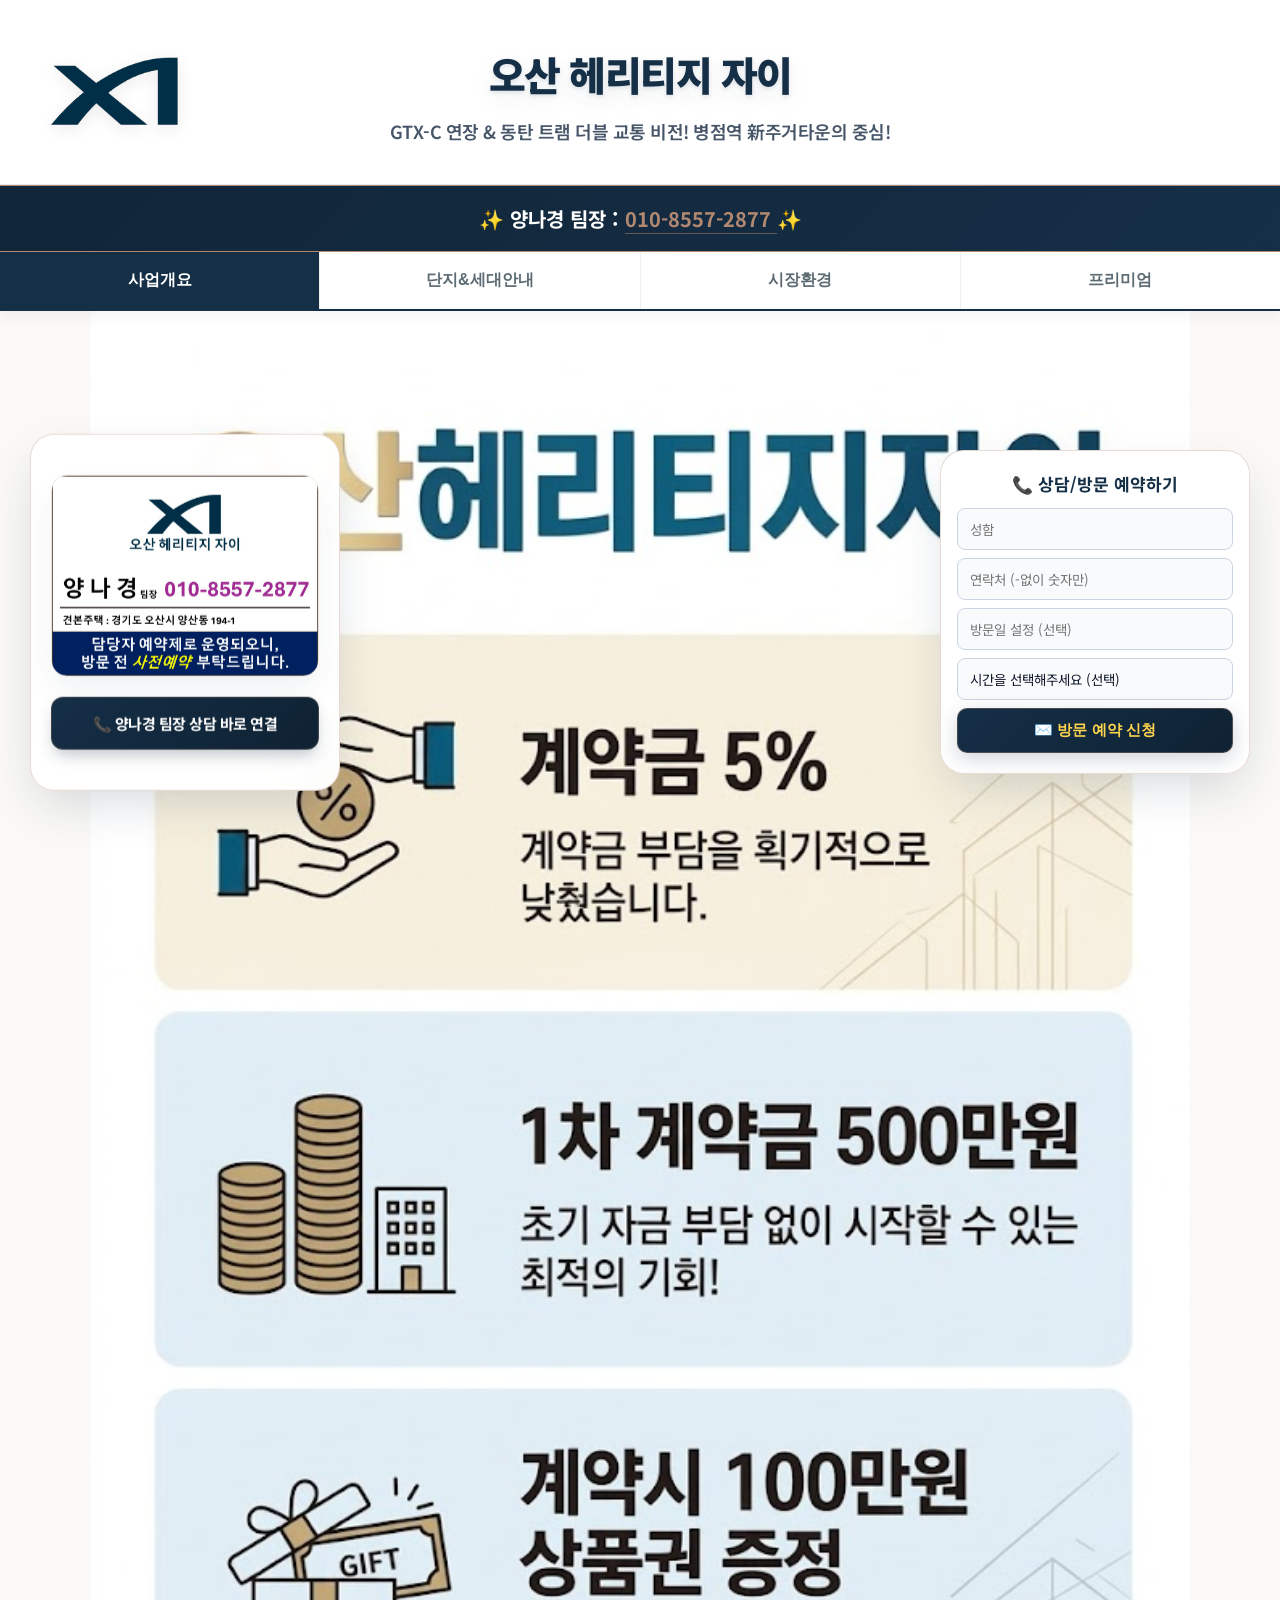
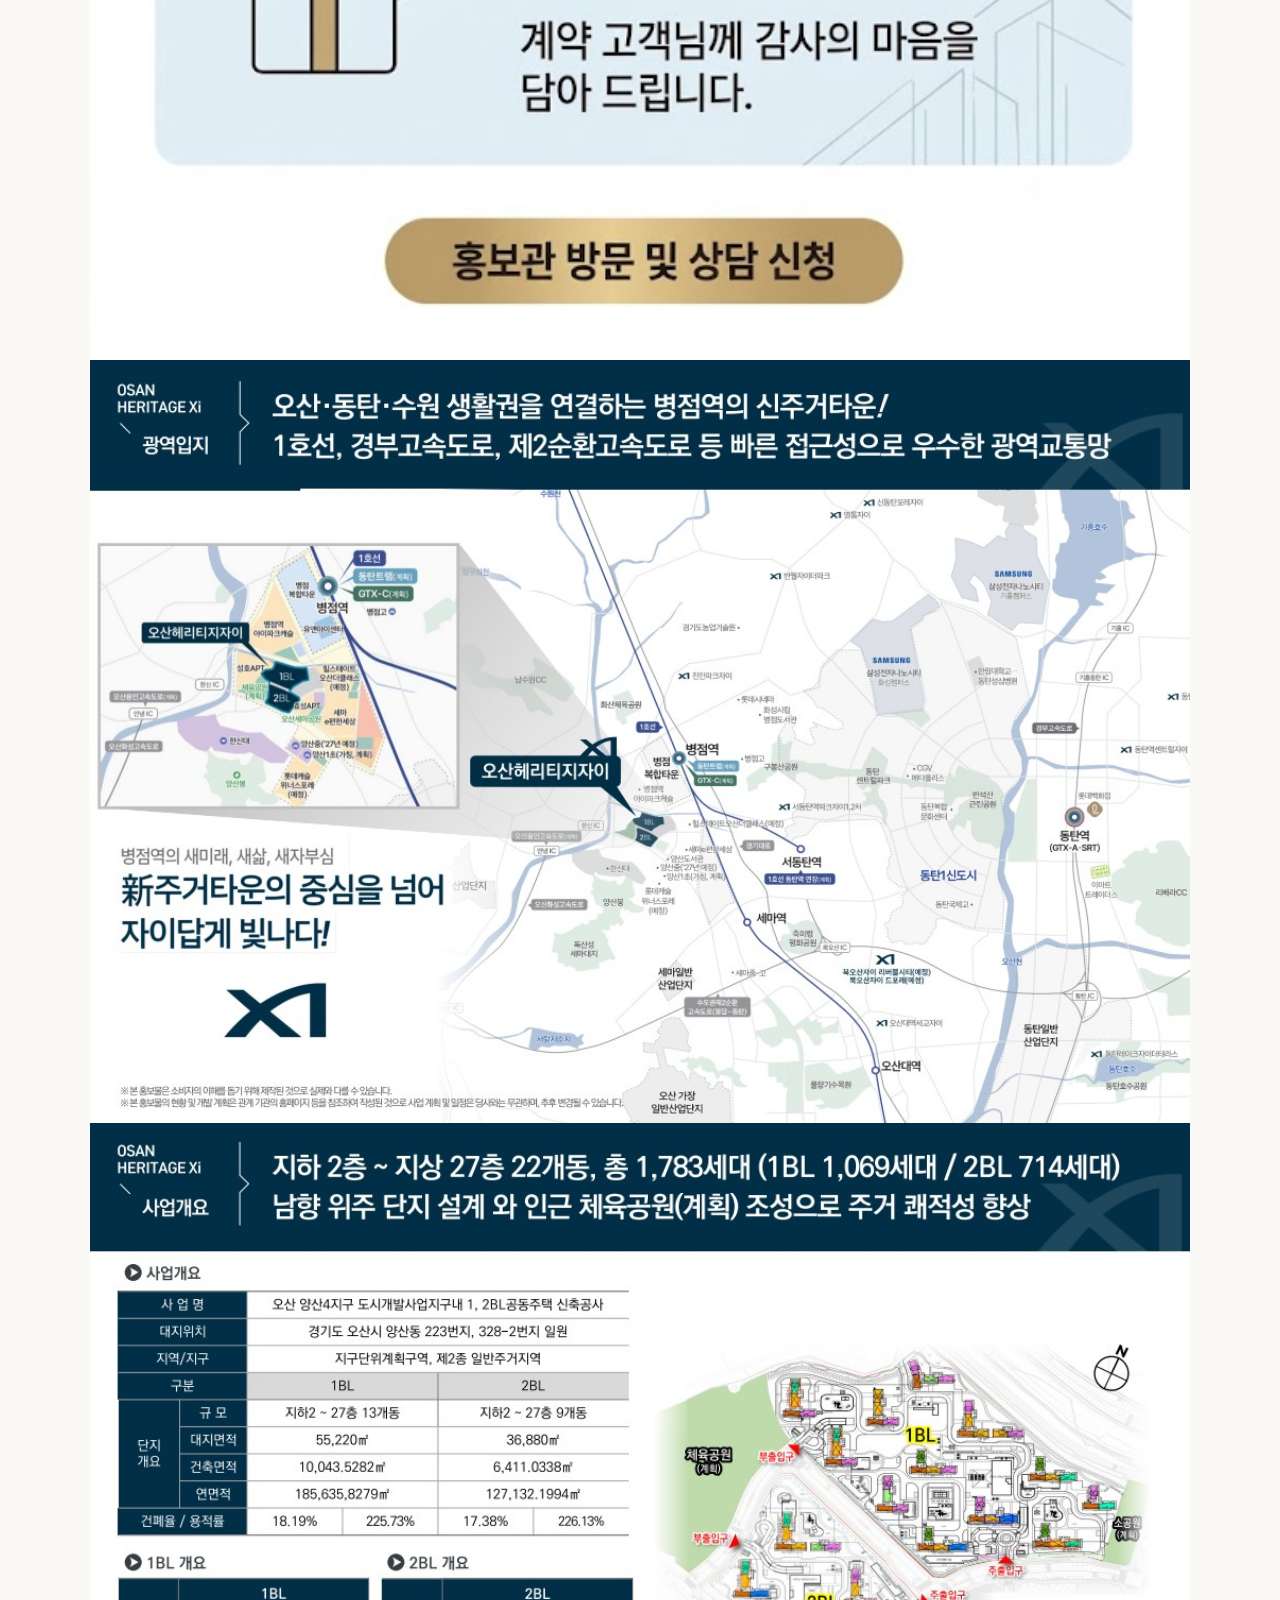
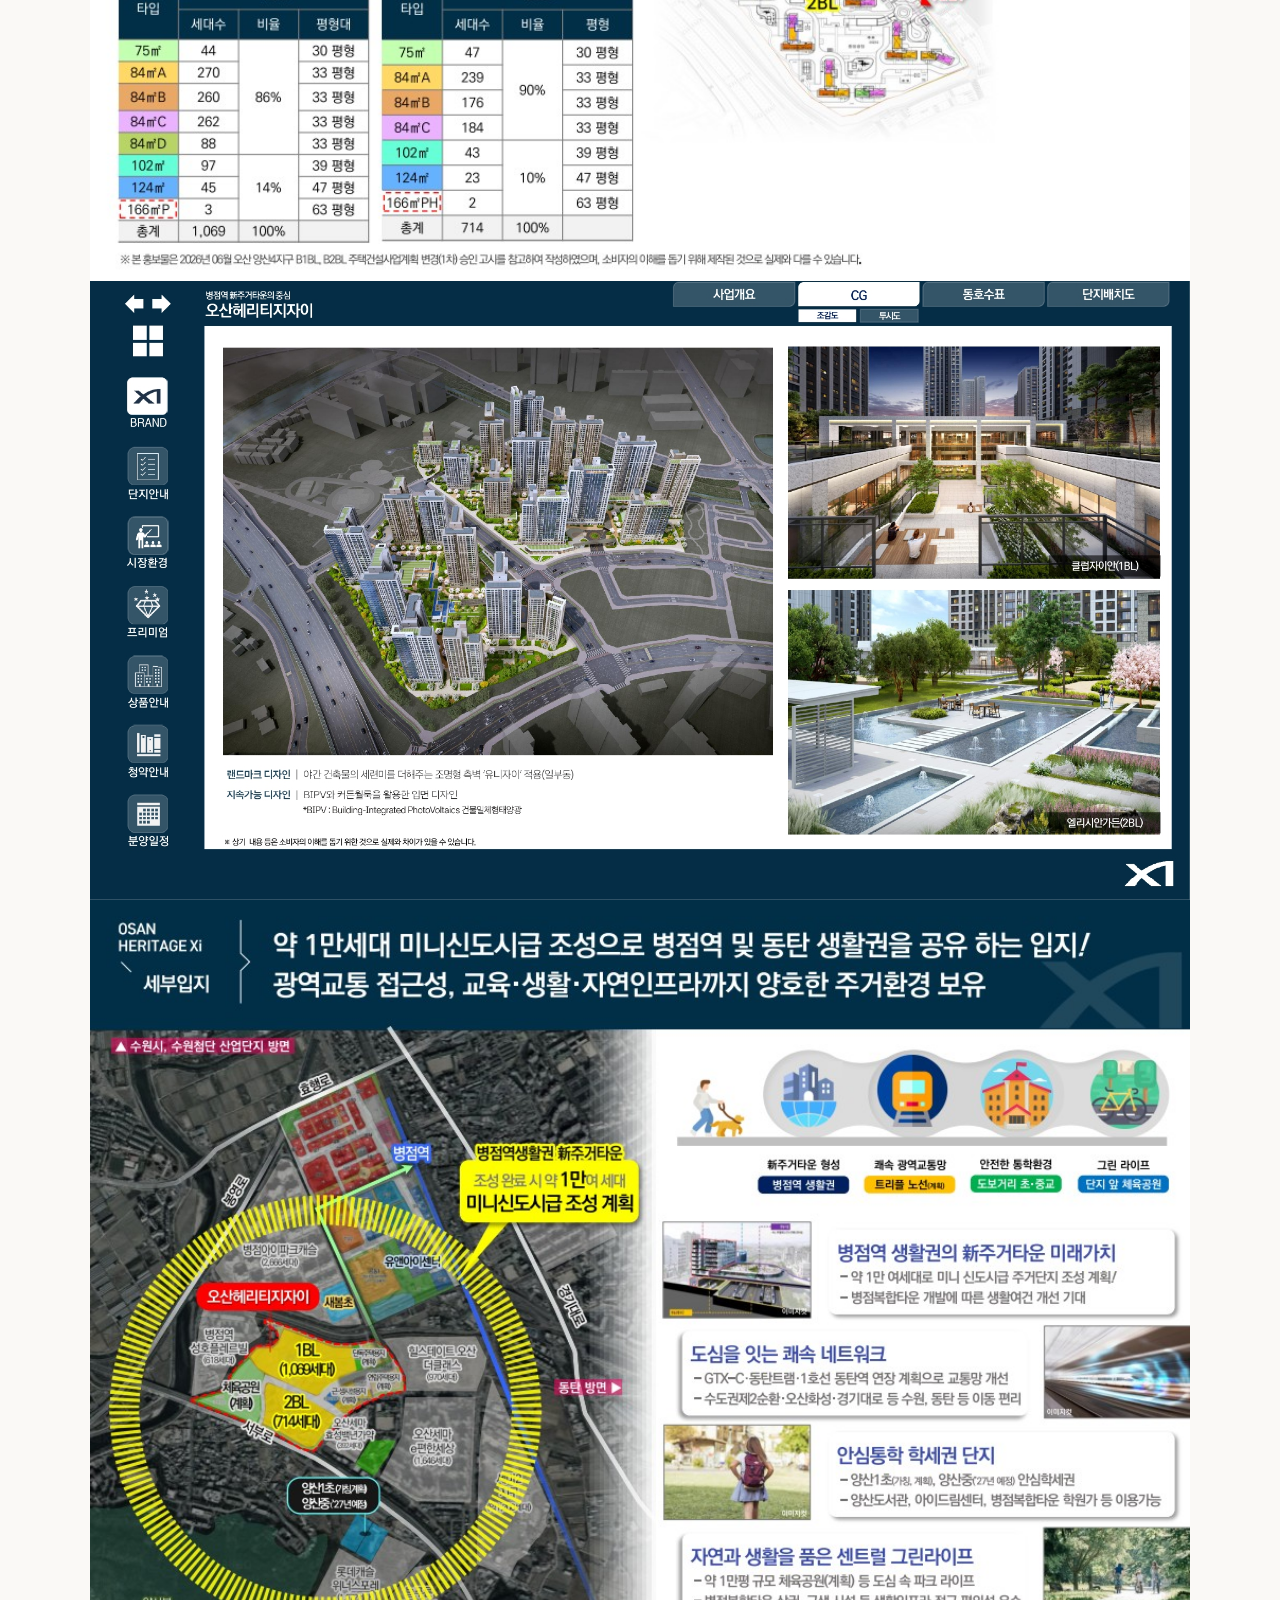
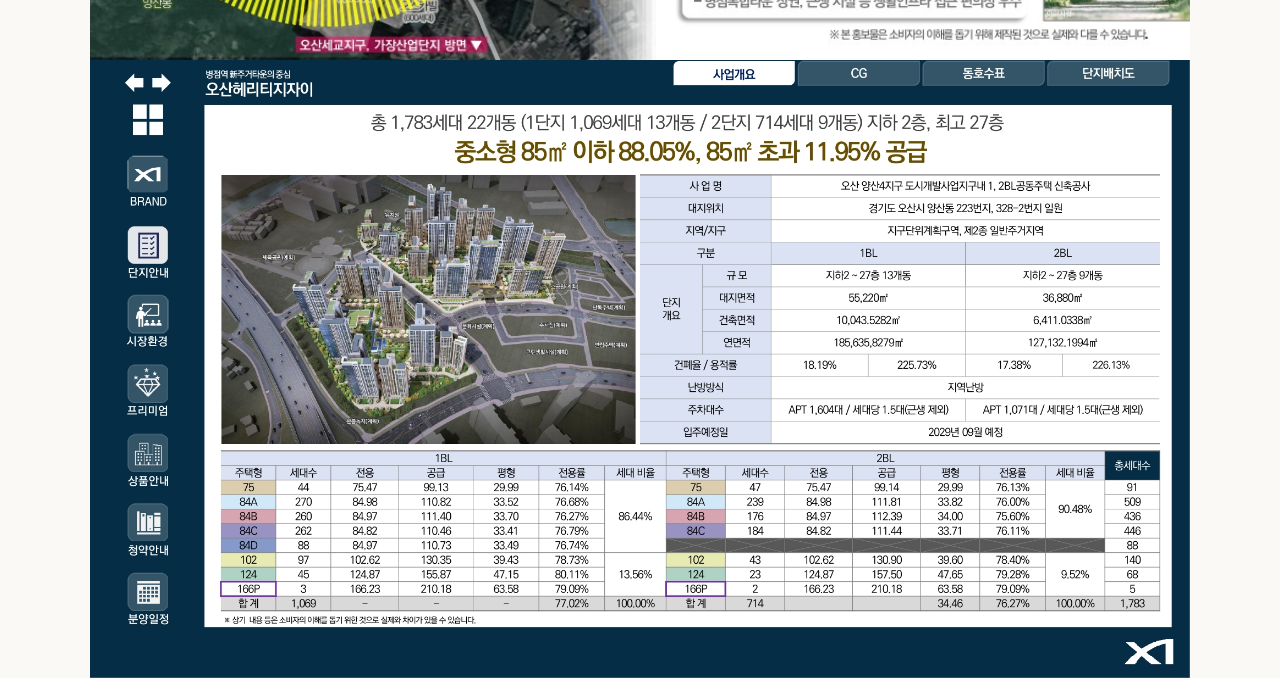
<file: YNK.html>
<!DOCTYPE html>
<html lang="ko">
<head>
    <script>
        // 전역 변수 선언
        const TEAM_LEADER_NAME = "양나경";
        const TEAM_LEADER_PHONE = "01085572877";
    </script>
    
    <meta property="og:type" content="website">
    <meta property="og:title" content="오산헤리티지자이 - 양나경 팀장">
    <meta property="og:description" content="GTX-C 연장 & 동탄 트램 더블 교통 비전! 병점역 新주거타운의 중심!">
    <meta property="og:image" content="https://star13535.github.io/OsanHeritageXI/img/YNK.JPG">    
    <meta charset="UTF-8">
    <meta name="viewport" content="width=device-width, initial-scale=1.0, maximum-scale=1.0, user-scalable=no">
    
    <title>오산헤리티지자이 - 양나경 팀장</title>
    
    <link rel="icon" href="img/logo.png" type="image/jpg">
    <link href="https://fonts.googleapis.com/css2?family=Noto+Sans+KR:wght@400;500;700;900&family=Outfit:wght@700;800&display=swap" rel="stylesheet">

    <style>
        /* [0. 전역 기본 설정 및 가로 스크롤 방지] */
        *, *::before, *::after { 
            box-sizing: border-box; 
        }
        html, body { 
            margin: 0; 
            padding: 0; 
            width: 100%; 
            overflow-x: hidden; 
        }
        body { 
            font-family: 'Noto Sans KR', sans-serif; 
            background-color: #faf9f6; 
            color: #152232; 
            text-align: center; 
            -webkit-font-smoothing: antialiased;
        }
        img { width: 100%; height: auto; display: block; vertical-align: middle; }

        :root {
            --top-navy: #152f47;
            --top-gold: #b28970;
            --top-border-gold: rgba(178, 137, 112, 0.35);
            --top-border-light: rgba(21, 47, 71, 0.09);
            --top-radius-md: 14px;
            --top-radius-lg: 20px;
        }

        /* [1. 명함 카드] */
        .business-card { 
            width: 100%; 
            background: #fff; 
            padding: 40px 20px; 
            border-bottom: 1px solid #eef0f2; 
        }
        .card-container { width: 100%; max-width: 330px; margin: 0 auto; }
        .card-container img { 
            border-radius: 16px; 
            border: 1px solid rgba(178, 137, 112, 0.25); 
            box-shadow: 0 15px 35px -5px rgba(21, 47, 71, 0.08); 
            transition: transform 0.3s;
        }
        .card-container img:hover { transform: translateY(-4px); }
        .card-btn-call { 
            display: block; 
            margin-top: 20px; 
            padding: 15px 0; 
            background: linear-gradient(135deg, #152f47, #0f2233); 
            color: #fff; 
            text-decoration: none; 
            border-radius: 12px; 
            font-size: 15px; 
            font-weight: 700; 
            letter-spacing: -0.5px;
            box-shadow: 0 8px 16px -4px rgba(21, 47, 71, 0.3);
            border: 1px solid rgba(178, 137, 112, 0.3); 
            transition: all 0.3s;
        }
        .card-btn-call:hover {
            background: linear-gradient(135deg, #b28970, #96715b); 
            border-color: #96715b;
            transform: translateY(-2px);
        }

        /* [2. 방문 상담 예약 폼] */
        .reservation-card {
            width: 100%;
            max-width: 900px;
            margin: 40px auto;
            padding: 0 20px;
        }

        .reserve-form-card {
            background: #ffffff;
            border: 1.5px solid var(--top-border-gold);
            border-radius: var(--top-radius-lg);
            display: grid;
            grid-template-columns: 1fr 1.3fr;
            box-shadow: 0 15px 45px rgba(21, 47, 71, 0.1);
            overflow: hidden;
            text-align: left;
        }

        .reserve-left-info {
            background: linear-gradient(180deg, #152f47 0%, #0f2233 100%);
            border-right: 1px solid var(--top-border-light);
            padding: 40px 30px;
            display: flex;
            flex-direction: column;
            justify-content: center;
            align-items: center;
            color: #ffffff;
        }

        .official-card-showcase {
            width: 100%;
            max-width: 320px;
            background: rgba(255, 255, 255, 0.08);
            border: 1.5px solid rgba(255, 213, 79, 0.45);
            border-radius: var(--top-radius-md);
            padding: 22px;
            display: flex;
            flex-direction: column;
            gap: 12px;
            box-shadow: 0 14px 40px rgba(0, 0, 0, 0.35);
            backdrop-filter: blur(10px);
        }

        .ocs-top-bar {
            display: flex;
            align-items: center;
            justify-content: space-between;
        }

        .ocs-badge {
            font-size: 12px;
            font-weight: 800;
            color: #152f47;
            background: linear-gradient(135deg, #ffd54f, #e5c06e);
            padding: 4px 12px;
            border-radius: 20px;
        }

        .ocs-sub {
            font-size: 12px;
            color: rgba(255, 255, 255, 0.85);
            font-weight: 600;
        }

        .ocs-card-img {
            width: 100%;
            border-radius: 8px;
            border: 1.5px solid rgba(255, 255, 255, 0.2);
        }

        .ocs-caution-txt {
            font-size: 12px;
            color: #e2e8f0;
            line-height: 1.55;
            background: rgba(15, 23, 42, 0.6);
            padding: 10px 12px;
            border-radius: 6px;
            border-left: 3px solid #ffd54f;
            margin: 0;
        }

        .ocs-caution-txt strong { color: #ffd54f; }

        .reserve-right-form {
            padding: 40px 32px;
            background: #ffffff;
            display: flex;
            flex-direction: column;
            justify-content: center;
        }

        .vip-modern-form {
            display: flex;
            flex-direction: column;
            gap: 16px;
        }

        .form-row-2 {
            display: grid;
            grid-template-columns: 1fr 1fr;
            gap: 14px;
        }

        .form-field {
            display: flex;
            flex-direction: column;
            gap: 6px;
        }

        .form-field label {
            font-size: 13.5px;
            font-weight: 700;
            color: var(--top-navy);
        }

        .form-field label .req { color: #e11d48; }

        .form-field input,
        .form-field select,
        .form-field textarea {
            width: 100% !important;
            max-width: 100% !important;
            box-sizing: border-box !important;
            padding: 13px 14px;
            border: 1.5px solid #cbd5e1;
            border-radius: 8px;
            font-size: 14px;
            font-family: inherit;
            color: #0f172a;
            background: #f8fafc;
            outline: none;
            transition: border-color 0.2s, background 0.2s;
            -webkit-appearance: none;
            appearance: none;
        }

        .form-field textarea {
            resize: vertical;
            min-height: 80px;
        }
        
        /* 날짜 커스텀 선택창 스타일 */
        .form-field input[type="date"] {
            width: 100% !important;
            box-sizing: border-box !important;
            position: relative;
            background-image: url('data:image/svg+xml;utf8,<svg xmlns="http://www.w3.org/2000/svg" width="20" height="20" viewBox="0 0 24 24" fill="none" stroke="%23152f47" stroke-width="2" stroke-linecap="round" stroke-linejoin="round"><rect x="3" y="4" width="18" height="18" rx="2" ry="2"/><line x1="16" y1="2" x2="16" y2="6"/><line x1="8" y1="2" x2="8" y2="6"/><line x1="3" y1="10" x2="21" y2="10"/></svg>');
            background-repeat: no-repeat;
            background-position: right 14px center;
            background-size: 18px 18px;
            padding-right: 40px !important;
            color: #94a3b8; /* 날짜 선택 전 Placeholder 색상 */
        }

        /* 날짜가 선택되었을 때 글자 색상을 어둡게 변경 */
        .form-field input[type="date"].has-value,
        #pcResCard input[type="date"].has-value {
            color: #0f172a !important;
        }

        /* PC 카드 날짜 커스텀 */
        #pcResCard input[type="date"] {
            color: #94a3b8;
        }

        .form-field input:focus,
        .form-field select:focus,
        .form-field textarea:focus {
            border-color: var(--top-gold);
            background: #ffffff;
            box-shadow: 0 0 0 3px rgba(178, 137, 112, 0.18);
        }

        .btn-submit-vip {
            background: linear-gradient(135deg, #152f47, #0f2233);
            color: #ffd54f !important;
            border: 1.5px solid var(--top-border-gold);
            padding: 16px;
            border-radius: 10px;
            font-size: 16px;
            font-weight: 900;
            cursor: pointer;
            box-shadow: 0 6px 20px rgba(21, 47, 71, 0.3);
            transition: transform 0.2s, box-shadow 0.2s;
            display: flex;
            align-items: center;
            justify-content: center;
            gap: 10px;
            margin-top: 6px;
            width: 100%;
        }

        .btn-submit-vip:hover {
            background: linear-gradient(135deg, #b28970, #96715b);
            color: #ffffff !important;
            transform: translateY(-2px);
        }

        .form-safe-guard {
            font-size: 12px;
            color: #64748b;
            text-align: center;
            margin: 6px 0 0;
            line-height: 1.5;
        }

        /* [3. 타이틀, 배너 및 탭 메뉴] */
        .main-title { 
            background: #ffffff !important; /* 순백색 단색 고정 */
            padding: 50px 20px 40px; 
            position: relative; 
            display: flex; 
            align-items: center; 
            justify-content: center; 
            min-height: 160px; 
            border-bottom: 1px solid #e2e8f0;
        }
        
        .main-title .inner-logo { 
            display: none; 
        }

        .main-title .title-text {
            display: flex;
            flex-direction: column;
            align-items: center;
            gap: 14px;
        }

        /* 메인 제목 : 입체 텍스트 그림자 */
        .main-title h2 { 
            font-size: 40px !important; 
            font-weight: 900 !important; 
            color: #152f47 !important; 
            letter-spacing: -1.5px !important; 
            line-height: 1.2 !important; 
            word-break: keep-all !important; 
            margin: 0 !important;
            padding: 0 !important;
            text-shadow: 0 2px 4px rgba(21, 47, 71, 0.12), 0 8px 24px rgba(21, 47, 71, 0.08) !important;
        }

        /* 부제목 : 배경 박스 제거 및 깔끔한 텍스트 처리 */
        .main-title p { 
            font-size: 18px !important; 
            color: #475569 !important; 
            margin: 6px 0 0 0 !important; 
            padding: 0 !important;
            word-break: keep-all !important; 
            font-weight: 600 !important; 
            letter-spacing: -0.5px !important;
            background: none !important;
            border: none !important;
            box-shadow: none !important;
            border-radius: 0 !important;
        }

        /* 띠 배너 */
        .point-banner { 
            background: linear-gradient(135deg, #112538, #152f47); 
            color: #fff; 
            padding: 18px 10px; 
            font-size: 20px; 
            font-weight: 700; 
            border-top: 1px solid #b28970; 
            border-bottom: 1px solid #b28970; 
            box-shadow: 0 4px 12px rgba(0,0,0,0.15);
            animation: bannerPulse 3s infinite ease-in-out; 
        }
        .point-banner a { color: #b28970; text-decoration: none; border-bottom: 1px solid rgba(178, 137, 112, 0.5); }
        @keyframes bannerPulse { 
            0%, 100% { background-color: #112538; } 
            50% { background-color: #152f47; } 
        }

        /* 탭 메뉴 */
        .tab-menu { 
            display: flex !important; 
            flex-wrap: nowrap !important; 
            justify-content: center !important; 
            background: #fff !important; 
            position: sticky !important; 
            top: 0 !important; 
            z-index: 2000 !important; 
            border-bottom: 2px solid #152f47 !important; 
            width: 100% !important;
            margin: 0 !important;
            padding: 0 !important;
            box-shadow: 0 4px 15px rgba(0, 0, 0, 0.05) !important;
        }
        .tab-btn { 
            flex: 1 !important; 
            min-width: 0 !important; 
            padding: 18px 5px !important; 
            border: none !important; 
            background: #fff !important; 
            font-size: 16px !important; 
            font-weight: 600 !important; 
            color: #5c6b73 !important; 
            cursor: pointer !important; 
            border-right: 1px solid #eef0f2 !important; 
            border-radius: 0 !important;
            margin: 0 !important;
            transition: background 0.2s, color 0.2s !important;
        }
        .tab-btn:last-child { border-right: none !important; }
        .tab-btn.active { background: #152f47 !important; color: #fff !important; font-weight: 700 !important; }

        .tab-content { display: none; width: 100%; max-width: 1100px; margin: 0 auto; background: #fff; }
        .tab-content.active { display: block !important; }

        .view-mode-selector { 
            display: flex; 
            background: #f1f3f5; 
            padding: 12px; 
            position: sticky; 
            top: 55px; 
            z-index: 1500; 
            border-bottom: 1px solid #e2e6ea; 
        }
        .mode-btn { 
            flex: 1; padding: 12px; border: none; background: #e2e6ea; 
            font-weight: 700; color: #5c6b73; cursor: pointer; border-radius: 8px; margin: 0 5px; 
        }
        .mode-btn.active { background: #152f47; color: #fff; }
        .mode-content, .sub-tab-content { display: none; }
        .mode-content.active, .sub-tab-content.active { display: block !important; }

        .size-filter, .type-group.active { position: sticky; top: 130px; z-index: 1000; background: #fff; border-bottom: 1px solid #eef0f2; }
        .swipe-hint-text { display: none; font-size: 11px; color: #b28970; margin-top: 15px; text-align: center; font-weight: 700; }
        
        .size-filter { display: flex; gap: 8px; padding: 16px 12px 24px; overflow-x: auto; }
        .filter-btn, .sub-tab-btn { flex: 0 0 auto; min-width: 95px; padding: 10px 18px; border: 1px solid #152f47; background: #fff; color: #152f47; border-radius: 30px; font-weight: 700; font-size: 13px; cursor: pointer; }
        .filter-btn.active, .sub-tab-btn.active { background: #152f47 !important; color: #fff !important; }
        .type-group { display: none; padding: 18px 10px; text-align: center; }
        #num-view .type-group.active { display: block !important; }
        .sub-tab-menu { display: flex; justify-content: center; gap: 8px; flex-wrap: wrap; } 

        /* [4. PC 고정 카드 및 반응형 제어] */
        @media (min-width: 1024px) {
            .size-filter { justify-content: center; }
            
            .business-card, #pcResCard { 
                position: fixed !important; 
                top: 68% !important;
                transform: translateY(-50%) !important; 
                width: 310px; 
                z-index: 2500 !important; 
                border: 1px solid rgba(178, 137, 112, 0.3); 
                border-radius: 24px; 
                background: rgba(255, 255, 255, 0.98); 
                backdrop-filter: blur(10px); 
                box-shadow: 0 20px 50px -10px rgba(21, 47, 71, 0.18); 
                transition: top 0.4s cubic-bezier(0.25, 1, 0.5, 1); 
                
                max-height: calc(100vh - 80px);
                overflow-y: auto;
            }
            
            .business-card { left: 30px; }
            #pcResCard { right: 30px; padding: 0; }
            
            .business-card.scrolled, #pcResCard.scrolled { 
                top: 50% !important; 
            }

            .business-card::-webkit-scrollbar,
            #pcResCard::-webkit-scrollbar {
                width: 4px;
            }
            .business-card::-webkit-scrollbar-thumb,
            #pcResCard::-webkit-scrollbar-thumb {
                background: var(--top-gold);
                border-radius: 4px;
            }

            #pcResCard .res-container {
                padding: 20px 16px !important;
                background: #ffffff !important;
                border-radius: 24px !important;
            }
            #pcResCard h3 {
                color: #152f47 !important;
                font-size: 17px !important;
                margin-top: 0 !important;
                margin-bottom: 12px !important;
            }
            #pcResCard .res-input {
                width: 100% !important;
                padding: 10px 12px !important;
                margin-bottom: 8px !important;
                border: 1.5px solid #cbd5e1 !important;
                border-radius: 8px !important;
                font-size: 13.5px !important;
                font-family: inherit !important;
                color: #0f172a !important;
                background: #f8fafc !important;
                outline: none !important;
                box-sizing: border-box !important;
                display: block !important;
                -webkit-appearance: none;
                appearance: none;
            }
            #pcResCard textarea.res-input {
                resize: vertical;
                min-height: 55px;
            }
            #pcResCard .res-input:focus {
                border-color: #b28970 !important;
                background: #ffffff !important;
                box-shadow: 0 0 0 3px rgba(178, 137, 112, 0.18) !important;
            }
            #pcResCard .res-btn {
                width: 100% !important;
                padding: 12px !important;
                background: linear-gradient(135deg, #152f47, #0f2233) !important;
                color: #ffd54f !important;
                border: 1.5px solid rgba(178, 137, 112, 0.35) !important;
                border-radius: 10px !important;
                font-size: 15px !important;
                font-weight: 800 !important;
                cursor: pointer !important;
                box-shadow: 0 6px 20px rgba(21, 47, 71, 0.2) !important;
                transition: transform 0.2s, background 0.2s !important;
            }
            #pcResCard .res-btn:hover {
                background: linear-gradient(135deg, #b28970, #96715b) !important;
                color: #ffffff !important;
                transform: translateY(-2px) !important;
            }

            .main-title .inner-logo { 
                display: block; 
                position: absolute; 
                left: 50px; 
                top: 50%; 
                transform: translateY(-50%); 
                height: 70px; 
                filter: drop-shadow(0 4px 8px rgba(0, 0, 0, 0.08));
            }
            .main-title .inner-logo img { 
                height: 100%; 
                width: auto; 
                mix-blend-mode: multiply; /* 흰색 배경 제거 속성 추가 */
            }
            .mobile-res-only { display: none; }
        }

        @media (max-width: 1023px) {
            .swipe-hint-text { display: block; }
            #pcResCard { display: none; }
            .reserve-form-card { grid-template-columns: 1fr; }
            .reserve-left-info { border-right: none; border-bottom: 1px solid var(--top-border-light); padding: 30px 20px; }
            .reserve-right-form { padding: 30px 20px; }
            .form-row-2 { grid-template-columns: 1fr; }
        }

        @media (max-width: 768px) {
            .main-title { padding: 35px 15px 30px; }
            .main-title h2 { font-size: 27px !important; }
            .main-title p { font-size: 13.5px !important; padding: 6px 14px !important; }
            .tab-btn { font-size: 14px !important; padding: 14px 2px !important; }
        }
    </style>
</head>
<body>
    <!-- PC 왼쪽 명함 카드 -->
    <div class="business-card" id="pcCard">
        <div class="card-container">
            <img src="img/YNK.JPG" alt="명함">
            <a href="#" class="card-btn-call set-phone-link">
                📞 <span class="set-name"></span> 팀장 상담 바로 연결
            </a>      
        </div>
    </div>

    <!-- PC 오른쪽 고정 방문 예약 카드 -->
    <div id="pcResCard">
        <div class="res-container">
            <h3>📞 상담/방문 예약하기</h3>
            <input type="text" id="pcName" class="res-input" placeholder="성함">
            <input type="tel" id="pcPhone" class="res-input" placeholder="연락처 (-없이 숫자만)">
            <input type="date" id="pcDate" class="res-input" data-placeholder="방문일 설정 (선택)" onfocus="this.type='date'" onblur="if(!this.value) this.type='text'" onchange="if(this.value) this.classList.add('has-value'); else this.classList.remove('has-value');">
            <select id="pcTime" class="res-input">
                <option value="">시간을 선택해주세요 (선택)</option>
                <option value="10:00~11:00">10:00~11:00</option>
                <option value="11:00~12:00">11:00~12:00</option>
                <option value="12:00~13:00">12:00~13:00</option>
                <option value="13:00~14:00">13:00~14:00</option>
                <option value="14:00~15:00">14:00~15:00</option>
                <option value="15:00~16:00">15:00~16:00</option>
                <option value="16:00~17:00">16:00~17:00</option>
                <option value="17:00~18:00">17:00~18:00</option>
            </select>
            <button class="res-btn" onclick="sendReservation('pcName', 'pcPhone', 'pcDate', 'pcTime', 'pcType', 'pcMemo')">✉️ 방문 예약 신청</button>
        </div>
    </div>

    <div class="main-title">
        <div class="inner-logo"><img src="img/logo.png" alt="자이 로고"></div>
        <div class="title-text">
            <h2>오산 헤리티지 자이</h2>
            <p>GTX-C 연장 & 동탄 트램 더블 교통 비전! 병점역 新주거타운의 중심!</p>
        </div>
    </div>
    
    <div class="point-banner">
        ✨ <span class="set-name"></span> 팀장 : 
        <a href="#" class="set-phone-link">
            <span class="set-phone-text"></span>
        </a> ✨
    </div>

    <div class="tab-menu">
        <button class="tab-btn active" onclick="openTab(event, 'tab1')">사업개요</button>
        <button class="tab-btn" onclick="openTab(event, 'tab2')">단지&세대안내</button>
        <button class="tab-btn" onclick="openTab(event, 'tab3')">시장환경</button>
        <button class="tab-btn" onclick="openTab(event, 'tab4')">프리미엄</button>
    </div>

    <!-- 탭 1 -->
    <div id="tab1" class="tab-content active">
        <img src="img/102.jpg"><img src="img/1.jpg"><img src="img/2.jpg"><img src="img/3.jpg"><img src="img/4.jpg"><img src="img/5.jpg">
        
        <div class="reservation-card mobile-res-only">
            <div class="reserve-form-card">
                <div class="reserve-left-info">
                    <div class="official-card-showcase">
                        <div class="ocs-top-bar">
                            <span class="ocs-badge">공식 분양관</span>
                            <span class="ocs-sub">방문예약 전용</span>
                        </div>
                        <img src="img/YNK.JPG" alt="양나경 팀장" class="ocs-card-img">
                        <p class="ocs-caution-txt">
                            <strong>※ 원활한 관람을 위해</strong><br>
                            방문 전 일시를 예약해주시면 대기 없이 우선 상담이 가능합니다.
                        </p>
                    </div>
                </div>
                <div class="reserve-right-form">
                    <div class="vip-modern-form">
                        <div class="form-row-2">
                            <div class="form-field">
                                <label>성함 <span class="req">*</span></label>
                                <input type="text" id="mName1" placeholder="성함을 입력하세요">
                            </div>
                            <div class="form-field">
                                <label>연락처 <span class="req">*</span></label>
                                <input type="tel" id="mPhone1" placeholder="010-0000-0000">
                            </div>
                        </div>
                        <div class="form-field">
                            <label>방문 희망 일시</label>
                            <input type="date" id="mDate1" data-placeholder="방문일 설정 (선택)" onchange="if(this.value) this.classList.add('has-value'); else this.classList.remove('has-value');">
                        </div>
                        <div class="form-field">
                            <label>방문 희망 시간</label>
                            <select id="mTime1">
                                <option value="">시간을 선택해주세요 (선택)</option>
                                <option value="10:00~11:00">10:00~11:00</option>
                                <option value="11:00~12:00">11:00~12:00</option>
                                <option value="12:00~13:00">12:00~13:00</option>
                                <option value="13:00~14:00">13:00~14:00</option>
                                <option value="14:00~15:00">14:00~15:00</option>
                                <option value="15:00~16:00">15:00~16:00</option>
                                <option value="16:00~17:00">16:00~17:00</option>
                                <option value="17:00~18:00">17:00~18:00</option>
                            </select>
                        </div>
                        <button type="button" class="btn-submit-vip" onclick="sendReservation('mName1', 'mPhone1', 'mDate1', 'mTime1', 'mType1', 'mMemo1')">방문 예약 신청하기</button>
                        <p class="form-safe-guard">※ 개인정보는 예약 확인 목적으로만 사용됩니다.</p>
                    </div>
                </div>
            </div>
        </div>
    </div>

    <!-- 탭 2 -->
    <div id="tab2" class="tab-content">
        <div class="view-mode-selector">
            <button class="mode-btn active" onclick="changeViewMode(event, 'num-view')">동호수표</button>
            <button class="mode-btn" onclick="changeViewMode(event, '1BL-view')">🏠 1BL</button>
            <button class="mode-btn" onclick="changeViewMode(event, '2BL-view')">🏠 2BL</button>
        </div>
        
        <div id="num-view" class="mode-content active">
            <div class="type-group active">
                <div class="sub-tab-menu">
                    <button class="sub-tab-btn active" onclick="openSubTab(event, 'num1', 'num-view')">1BL</button>
                    <button class="sub-tab-btn" onclick="openSubTab(event, 'num2', 'num-view')">2BL</button>
                </div>
            </div>
            <div id="num1" class="sub-tab-content active"><img src="img/6.jpg"></div>
            <div id="num2" class="sub-tab-content"><img src="img/7.jpg"></div>
        </div>
        
        <div id="1BL-view" class="mode-content">
            <div class="swipe-hint-text">↔ 좌우로 밀어서 모든 타입을 확인해보세요</div>
            <div class="size-filter">
                <button class="filter-btn active" onclick="filterSize(event, 'size75')">75</button>
                <button class="filter-btn" onclick="filterSize(event, 'size84ABCD')">84A~D</button>
                <button class="filter-btn" onclick="filterSize(event, 'size102')">102</button>
                <button class="filter-btn" onclick="filterSize(event, 'size104')">104</button>
                <button class="filter-btn" onclick="filterSize(event, 'size166')">166PH</button>
                <button class="filter-btn" onclick="filterSize(event, 'clubxian')">CLUB XIAN</button>
                <button class="filter-btn" onclick="filterSize(event, 'clubcloud')">CLUB CLOUD</button>
            </div>

            <div id="size75" class="type-group active">
                <div class="sub-tab-menu"><button class="sub-tab-btn active" onclick="openSubTab(event, 'type75', '1BL-view')">75㎡ 보기</button></div>
            </div>
            <div id="size84ABCD" class="type-group">
                <div class="sub-tab-menu"><button class="sub-tab-btn" onclick="openSubTab(event, 'type84ABCD', '1BL-view')">84㎡A~D 보기</button></div>
            </div>
            <div id="size102" class="type-group">
                <div class="sub-tab-menu"><button class="sub-tab-btn" onclick="openSubTab(event, 'type102', '1BL-view')">102㎡ 보기</button></div>
            </div>
            <div id="size104" class="type-group">
                <div class="sub-tab-menu"><button class="sub-tab-btn" onclick="openSubTab(event, 'type104', '1BL-view')">104㎡ 보기</button></div>
            </div>
            <div id="size166" class="type-group">
                <div class="sub-tab-menu"><button class="sub-tab-btn" onclick="openSubTab(event, 'type166', '1BL-view')">166㎡ PH 보기</button></div>
            </div>
            <div id="clubxian" class="type-group">
                <div class="sub-tab-menu"><button class="sub-tab-btn" onclick="openSubTab(event, 'typeclub', '1BL-view')">CLUB XIAN 보기</button></div>
            </div>
            <div id="clubcloud" class="type-group">
                <div class="sub-tab-menu"><button class="sub-tab-btn" onclick="openSubTab(event, 'typecloud', '1BL-view')">CLUB CLOUD 보기</button></div>
            </div>

            <div id="type75" class="sub-tab-content active"><img src="img/22.jpg"></div>
            <div id="type84ABCD" class="sub-tab-content"><img src="img/23.jpg"><img src="img/24.jpg"><img src="img/25.jpg"><img src="img/26.jpg"></div>
            <div id="type102" class="sub-tab-content"><img src="img/27.jpg"></div>
            <div id="type104" class="sub-tab-content"><img src="img/28.jpg"></div>
            <div id="type166" class="sub-tab-content"><img src="img/29.jpg"></div>
            <div id="typeclub" class="sub-tab-content"><img src="img/37.jpg"></div>
            <div id="typecloud" class="sub-tab-content"><img src="img/39.jpg"></div>
        </div>
        
        <div id="2BL-view" class="mode-content">
            <div class="swipe-hint-text">↔ 좌우로 밀어서 모든 타입을 확인해보세요</div>
            <div class="size-filter">
                <button class="filter-btn active" onclick="filterSize(event, '2size75')">75</button>
                <button class="filter-btn" onclick="filterSize(event, '2size84ABCD')">84A~C</button>
                <button class="filter-btn" onclick="filterSize(event, '2size102')">102</button>
                <button class="filter-btn" onclick="filterSize(event, '2size104')">104</button>
                <button class="filter-btn" onclick="filterSize(event, '2size166')">166PH</button>
                <button class="filter-btn" onclick="filterSize(event, '2clubxian')">CLUB XIAN</button>
                <button class="filter-btn" onclick="filterSize(event, '2clubcloud')">CLUB CLOUD</button>
            </div>

            <div id="2size75" class="type-group active">
                <div class="sub-tab-menu"><button class="sub-tab-btn active" onclick="openSubTab(event, '2type75', '2BL-view')">75㎡ 보기</button></div>
            </div>
            <div id="2size84ABCD" class="type-group">
                <div class="sub-tab-menu"><button class="sub-tab-btn" onclick="openSubTab(event, '2type84ABCD', '2BL-view')">84㎡A~C 보기</button></div>
            </div>
            <div id="2size102" class="type-group">
                <div class="sub-tab-menu"><button class="sub-tab-btn" onclick="openSubTab(event, '2type102', '2BL-view')">102㎡ 보기</button></div>
            </div>
            <div id="2size104" class="type-group">
                <div class="sub-tab-menu"><button class="sub-tab-btn" onclick="openSubTab(event, '2type104', '2BL-view')">104㎡ 보기</button></div>
            </div>
            <div id="2size166" class="type-group">
                <div class="sub-tab-menu"><button class="sub-tab-btn" onclick="openSubTab(event, '2type166', '2BL-view')">166㎡ PH 보기</button></div>
            </div>
            <div id="2clubxian" class="type-group">
                <div class="sub-tab-menu"><button class="sub-tab-btn" onclick="openSubTab(event, '2typeclub', '2BL-view')">CLUB XIAN 보기</button></div>
            </div>
            <div id="2clubcloud" class="type-group">
                <div class="sub-tab-menu"><button class="sub-tab-btn" onclick="openSubTab(event, '2typeclubcloud', '2BL-view')">CLUB CLOUD 보기</button></div>
            </div>
            
            <div id="2type75" class="sub-tab-content active"><img src="img/30.jpg"></div>
            <div id="2type84ABCD" class="sub-tab-content"><img src="img/31.jpg"><img src="img/32.jpg"><img src="img/33.jpg"></div>
            <div id="2type102" class="sub-tab-content"><img src="img/34.jpg"></div>
            <div id="2type104" class="sub-tab-content"><img src="img/35.jpg"></div>
            <div id="2type166" class="sub-tab-content"><img src="img/36.jpg"></div>
            <div id="2typeclub" class="sub-tab-content"><img src="img/38.jpg"></div>
            <div id="2typeclubcloud" class="sub-tab-content"><img src="img/39.jpg"></div>
        </div>
    </div>

    <!-- 탭 3 -->
    <div id="tab3" class="tab-content">
        <img src="img/9.jpg"><img src="img/10.jpg">
    </div>

    <!-- 탭 4 -->
    <div id="tab4" class="tab-content">
        <img src="img/100.jpg"><img src="img/101.jpg"><img src="img/12.jpg"><img src="img/13.jpg"><img src="img/14.jpg"><img src="img/15.jpg"><img src="img/17.jpg"><img src="img/18.jpg"><img src="img/21.jpg">
        <div class="reservation-card mobile-res-only">
            <div class="reserve-form-card">
                <div class="reserve-left-info">
                    <div class="official-card-showcase">
                        <div class="ocs-top-bar">
                            <span class="ocs-badge">공식 분양관</span>
                            <span class="ocs-sub">방문예약 전용</span>
                        </div>
                        <img src="img/YNK.JPG" alt="양나경 팀장" class="ocs-card-img">
                        <p class="ocs-caution-txt">
                            <strong>※ 원활한 관람을 위해</strong><br>
                            방문 전 일시를 예약해주시면 대기 없이 우선 상담이 가능합니다.
                        </p>
                    </div>
                </div>
                <div class="reserve-right-form">
                    <div class="vip-modern-form">
                        <div class="form-row-2">
                            <div class="form-field">
                                <label>성함 <span class="req">*</span></label>
                                <input type="text" id="mName5" placeholder="성함을 입력하세요">
                            </div>
                            <div class="form-field">
                                <label>연락처 <span class="req">*</span></label>
                                <input type="tel" id="mPhone5" placeholder="010-0000-0000">
                            </div>
                        </div>
                        <div class="form-field">
                            <label>방문 희망 일시</label>
                            <input type="date" id="mDate5" data-placeholder="방문일 설정 (선택)" onchange="if(this.value) this.classList.add('has-value'); else this.classList.remove('has-value');">
                        </div>
                        <div class="form-field">
                            <label>방문 희망 시간</label>
                            <select id="mTime5">
                                <option value="">시간을 선택해주세요 (선택)</option>
                                <option value="10:00~11:00">10:00~11:00</option>
                                <option value="11:00~12:00">11:00~12:00</option>
                                <option value="12:00~13:00">12:00~13:00</option>
                                <option value="13:00~14:00">13:00~14:00</option>
                                <option value="14:00~15:00">14:00~15:00</option>
                                <option value="15:00~16:00">15:00~16:00</option>
                                <option value="16:00~17:00">16:00~17:00</option>
                                <option value="17:00~18:00">17:00~18:00</option>
                            </select>
                        </div>
                        <button type="button" class="btn-submit-vip" onclick="sendReservation('mName5', 'mPhone5', 'mDate5', 'mTime5', 'mType5', 'mMemo5')">방문 예약 신청하기</button>
                        <p class="form-safe-guard">※ 개인정보는 예약 확인 목적으로만 사용됩니다.</p>
                    </div>
                </div>
            </div>
        </div>
    </div>
    
    <script>
        window.addEventListener('DOMContentLoaded', function() {
            // 1. 초기 데이터 세팅
            const name = TEAM_LEADER_NAME;
            const phone = TEAM_LEADER_PHONE;
            const formatted = phone.replace(/(010|011|016|017|018|019)(\d{3,4})(\d{4})/, '$1-$2-$3');
        
            document.querySelectorAll('.set-name').forEach(el => el.innerText = name);
            document.querySelectorAll('.set-phone-text').forEach(el => el.innerText = formatted);
            document.querySelectorAll('.set-phone-link').forEach(el => el.href = "tel:" + phone);
            document.title = "오산 헤리티지자이 - " + name + " 팀장";

            document.querySelectorAll('input[type="date"]').forEach(function(input) {
                if (!input.value) {
                    input.type = 'text';
                    input.placeholder = input.getAttribute('data-placeholder') || '방문일 설정 (선택)';
                }
                
                input.addEventListener('focus', function() {
                    this.type = 'date';
                });
                
                input.addEventListener('blur', function() {
                    if (!this.value) {
                        this.type = 'text';
                        this.placeholder = this.getAttribute('data-placeholder') || '방문일 설정 (선택)';
                        this.classList.remove('has-value');
                    } else {
                        this.classList.add('has-value');
                    }
                });
            });
            
            // 2. 스크롤 및 고정 카드의 위치 제어 (PC용)
            window.addEventListener('scroll', function() {
                let s = window.pageYOffset || document.documentElement.scrollTop;
                const pcCard = document.getElementById('pcCard');
                const pcResCard = document.getElementById('pcResCard');
        
                if (window.innerWidth >= 1024) {
                    if (s > 100) {
                        pcCard?.classList.add('scrolled');
                        pcResCard?.classList.add('scrolled');
                    } else {
                        pcCard?.classList.remove('scrolled');
                        pcResCard?.classList.remove('scrolled');
                    }
                }
        
                document.querySelectorAll('.size-filter, .type-group.active').forEach(el => {
                    if (s > 400) el.classList.add('scrolled');
                    else el.classList.remove('scrolled');
                });
            });
        });
        
        // 3. 문자 예약 제출 기능
        function sendReservation(nameId, phoneId, dateId, timeId, typeId, memoId) {
            const name = document.getElementById(nameId)?.value;
            let rawPhone = document.getElementById(phoneId)?.value;
            const dateVal = dateId ? document.getElementById(dateId)?.value : "";
            const timeVal = timeId ? document.getElementById(timeId)?.value : "";
            const typeVal = typeId ? document.getElementById(typeId)?.value : "";
            const memoVal = memoId ? document.getElementById(memoId)?.value : "";
            
            let phone = rawPhone ? rawPhone.replace(/[^0-9]/g, "") : "";
        
            if (!name || !phone) {
                alert("성함과 연락처를 모두 입력해주세요.");
                return;
            }
        
            let formattedPhone = "";
            if (phone.length === 11) {
                formattedPhone = phone.replace(/(010|011|016|017|018|019)(\d{3,4})(\d{4})/, '$1-$2-$3');
            } else if (phone.length === 10) {
                formattedPhone = phone.replace(/(010|011|016|017|018|019)(\d{3})(\d{4})/, '$1-$2-$3');
            } else {
                formattedPhone = phone; 
            }
        
            let extraText = "";
            if (dateVal) extraText += `\n- 방문 희망일: ${dateVal}`;
            if (timeVal) extraText += `\n- 방문 희망시간: ${timeVal}`;
            // if (typeVal) extraText += `\n- 관심 평형: ${typeVal}`;
            // if (memoVal) extraText += `\n- 요청사항: ${memoVal}`;

            const message = `<오산 헤리티지 자이 방문/상담 신청>\n${name}\n${formattedPhone}${extraText}`;
            
            const isIOS = /iPhone|iPad|iPod/i.test(navigator.userAgent);
            const isAndroid = /Android/i.test(navigator.userAgent);
            
            const smsLink = `sms:${TEAM_LEADER_PHONE}${isIOS ? '&' : '?'}body=${encodeURIComponent(message)}`;        
            if (isIOS || isAndroid) {
                window.location.href = smsLink;
            } else {
                const formatted = TEAM_LEADER_PHONE.replace(/(010|011|016|017|018|019)(\d{3,4})(\d{4})/, '$1-$2-$3');
                alert(`PC 환경에서는 문자 전송이 어렵습니다.\n\n[상담 예약 신청 내역]\n성함: ${name}\n연락처: ${formattedPhone}${extraText}\n\n${TEAM_LEADER_NAME} 팀장(${formatted})으로 문의주시면 빠르게 안내해 드리겠습니다.`);
            }
        }

        // 4. 탭 변경 기능
        function openTab(e, t) {
            document.querySelectorAll(".tab-content").forEach(c => c.classList.remove("active"));
            document.querySelectorAll(".tab-btn").forEach(b => b.classList.remove("active"));
            document.getElementById(t).classList.add("active");
            e.currentTarget.classList.add("active");
            
            if(t === 'tab2') changeViewMode(null, 'num-view');
            window.scrollTo({top: 0, behavior: 'smooth'});
        }

        // 5. 단지/평면도 뷰 전환
        function changeViewMode(e, m) {
            document.querySelectorAll('.mode-content, .mode-btn').forEach(x => x.classList.remove('active'));
            document.getElementById(m).classList.add('active');
            if(e) {
                e.currentTarget.classList.add('active');
            } else {
                document.querySelector('.mode-btn').classList.add('active');
            }
            
            if(m === 'num-view') document.querySelector('#num-view .sub-tab-btn').click();
            else document.querySelector('.filter-btn').click();
        }

        // 6. 평면도 필터링
        function filterSize(e, s) {
            const parentMode = e.currentTarget.closest('.mode-content');
            parentMode.querySelectorAll('.type-group, .filter-btn').forEach(x => x.classList.remove('active'));
            
            const targetGroup = document.getElementById(s);
            if (targetGroup) {
                targetGroup.classList.add('active');
                e.currentTarget.classList.add('active');
                const subBtn = targetGroup.querySelector('.sub-tab-btn');
                if (subBtn) subBtn.click();
            }
        }

        // 7. 서브 탭 변경
        function openSubTab(e, s, p) {
            const parent = document.getElementById(p);
            parent.querySelectorAll(".sub-tab-content, .sub-tab-btn").forEach(x => x.classList.remove("active"));
            document.getElementById(s).classList.add("active");
            e.currentTarget.classList.add("active");
        }
    </script>
</body>
</html>
</file>
